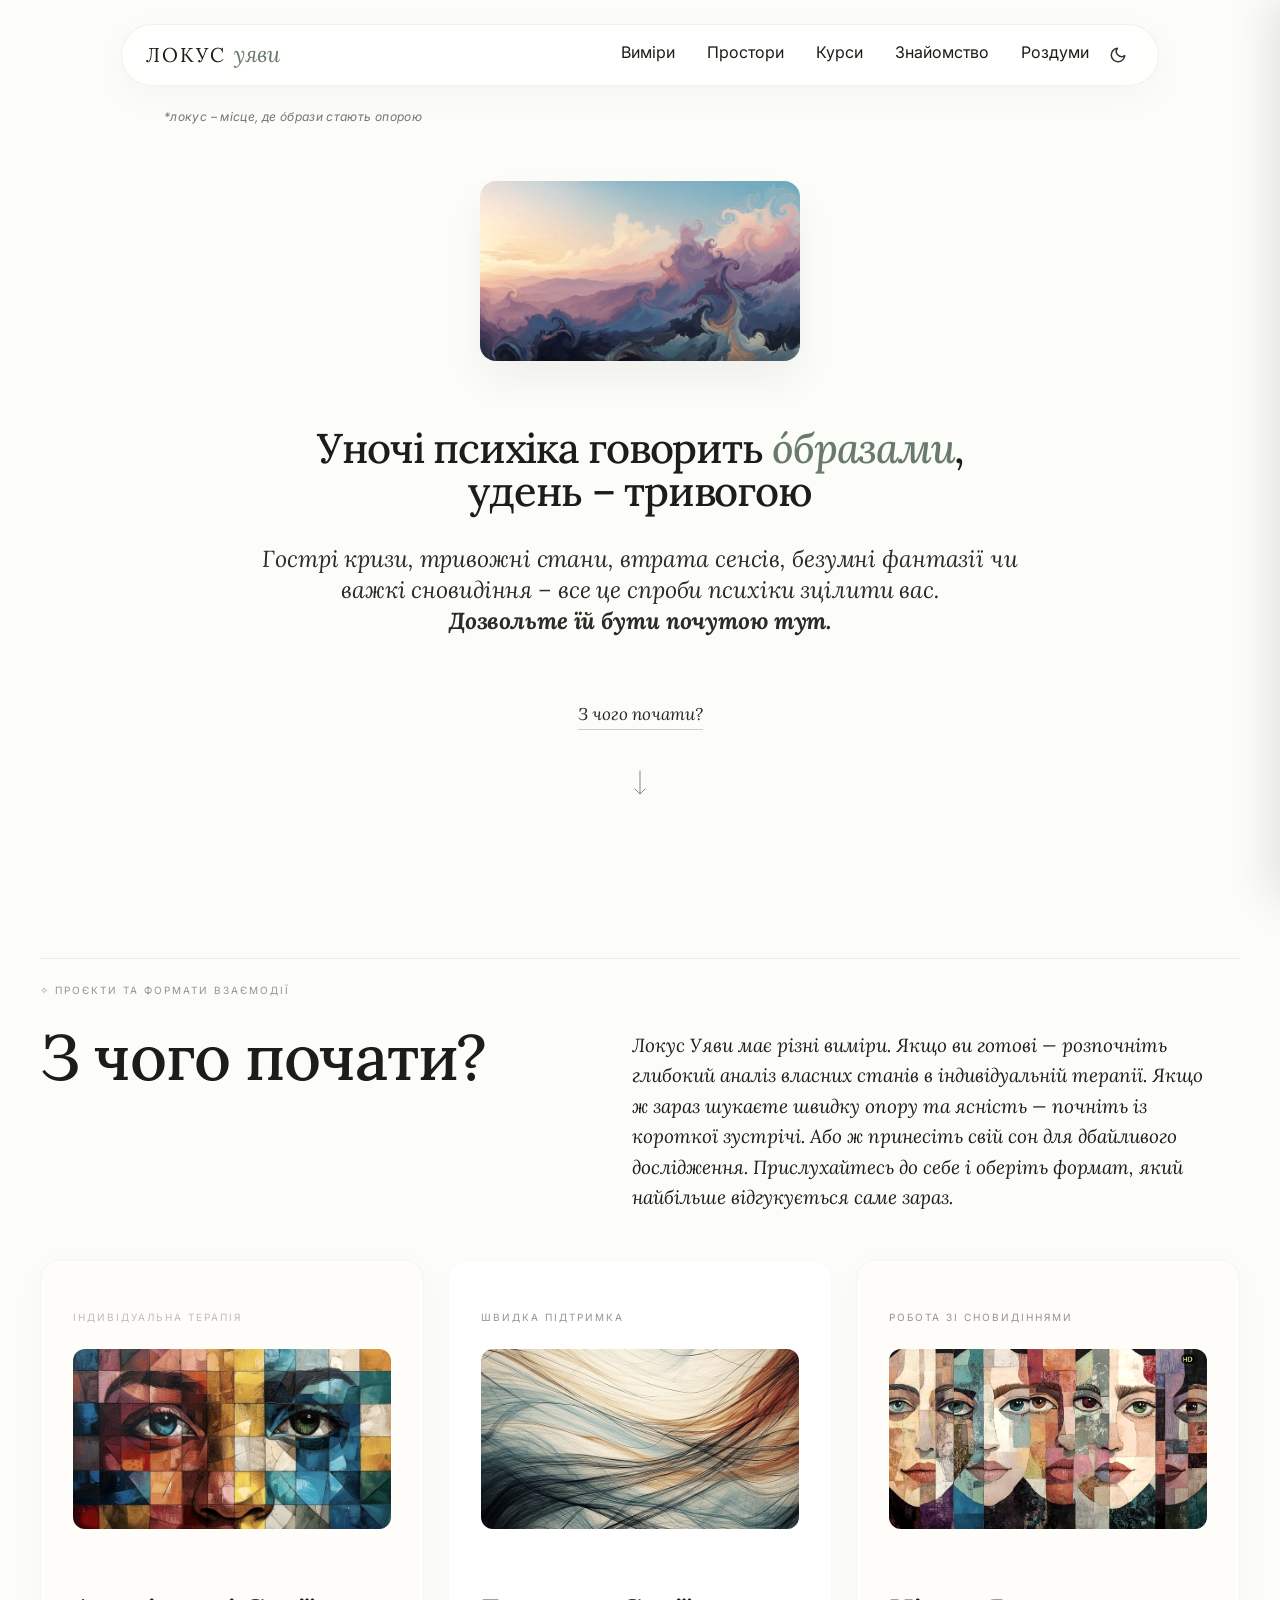
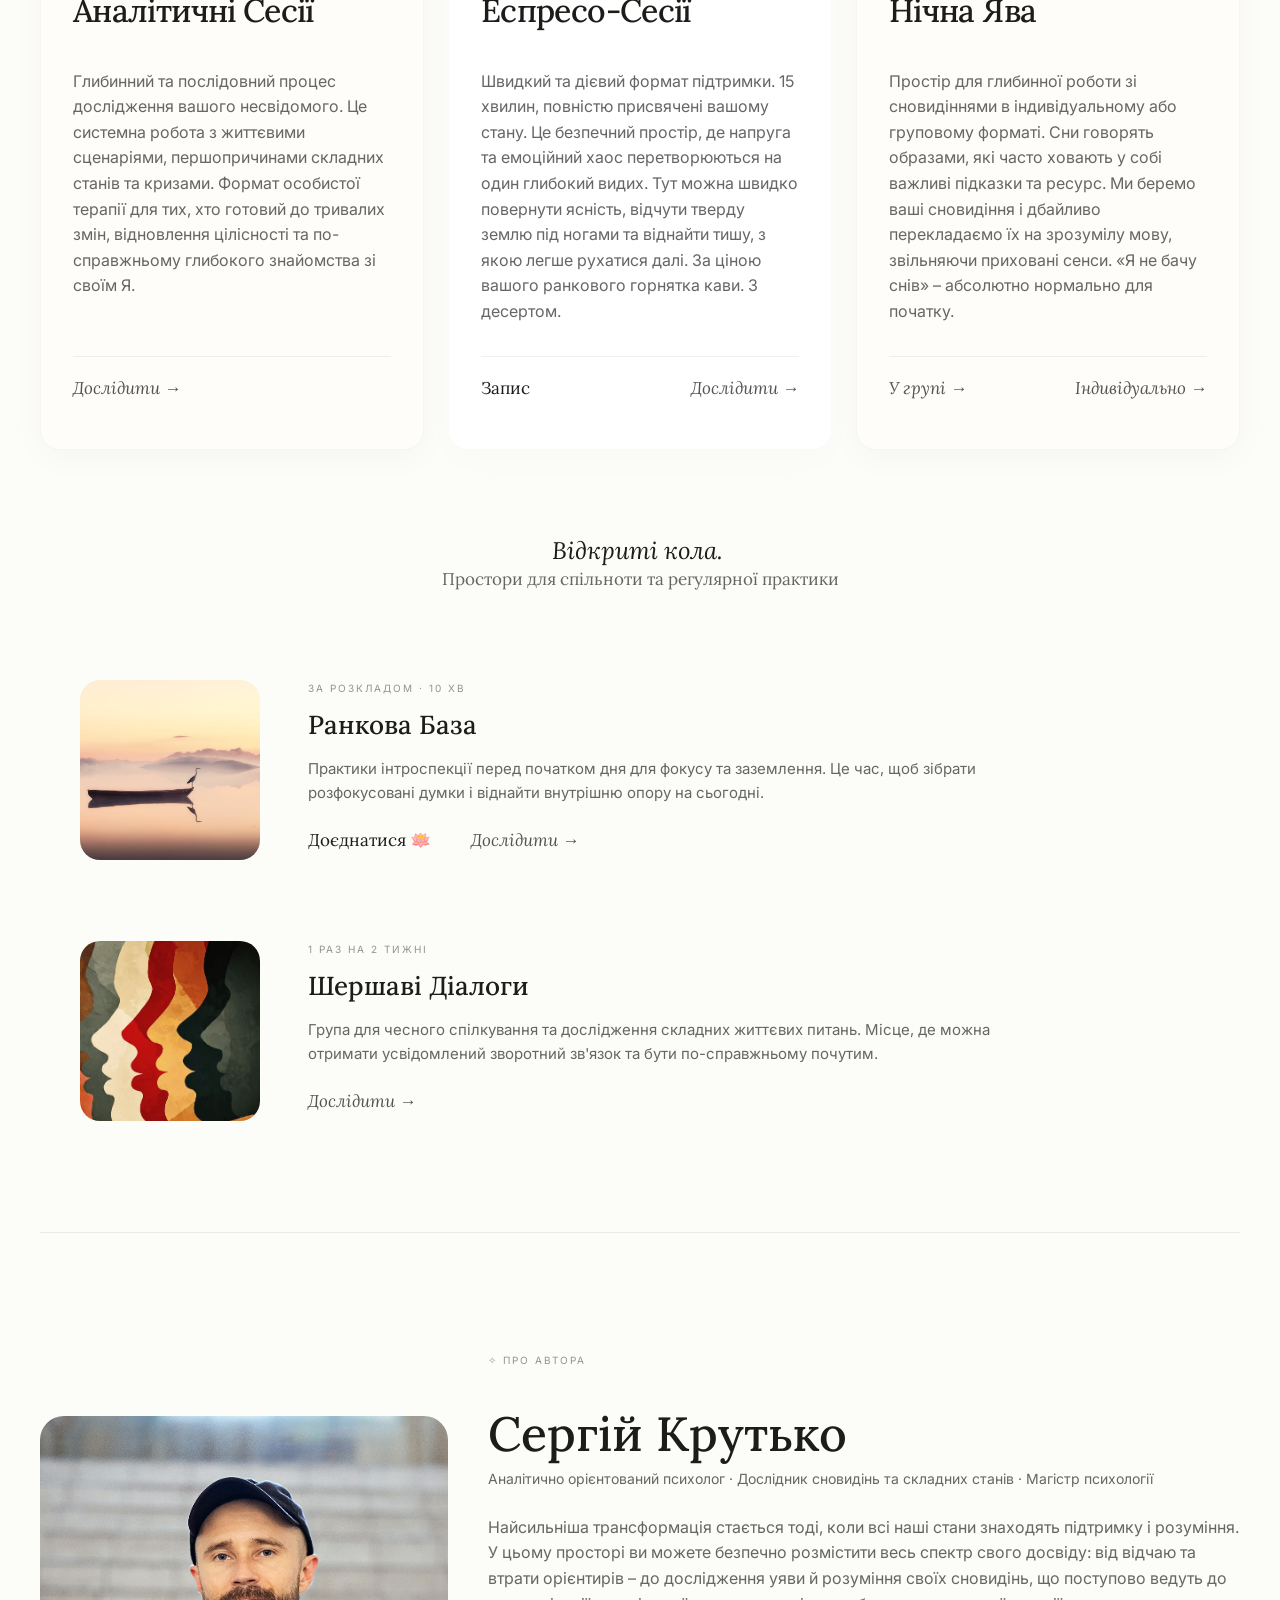
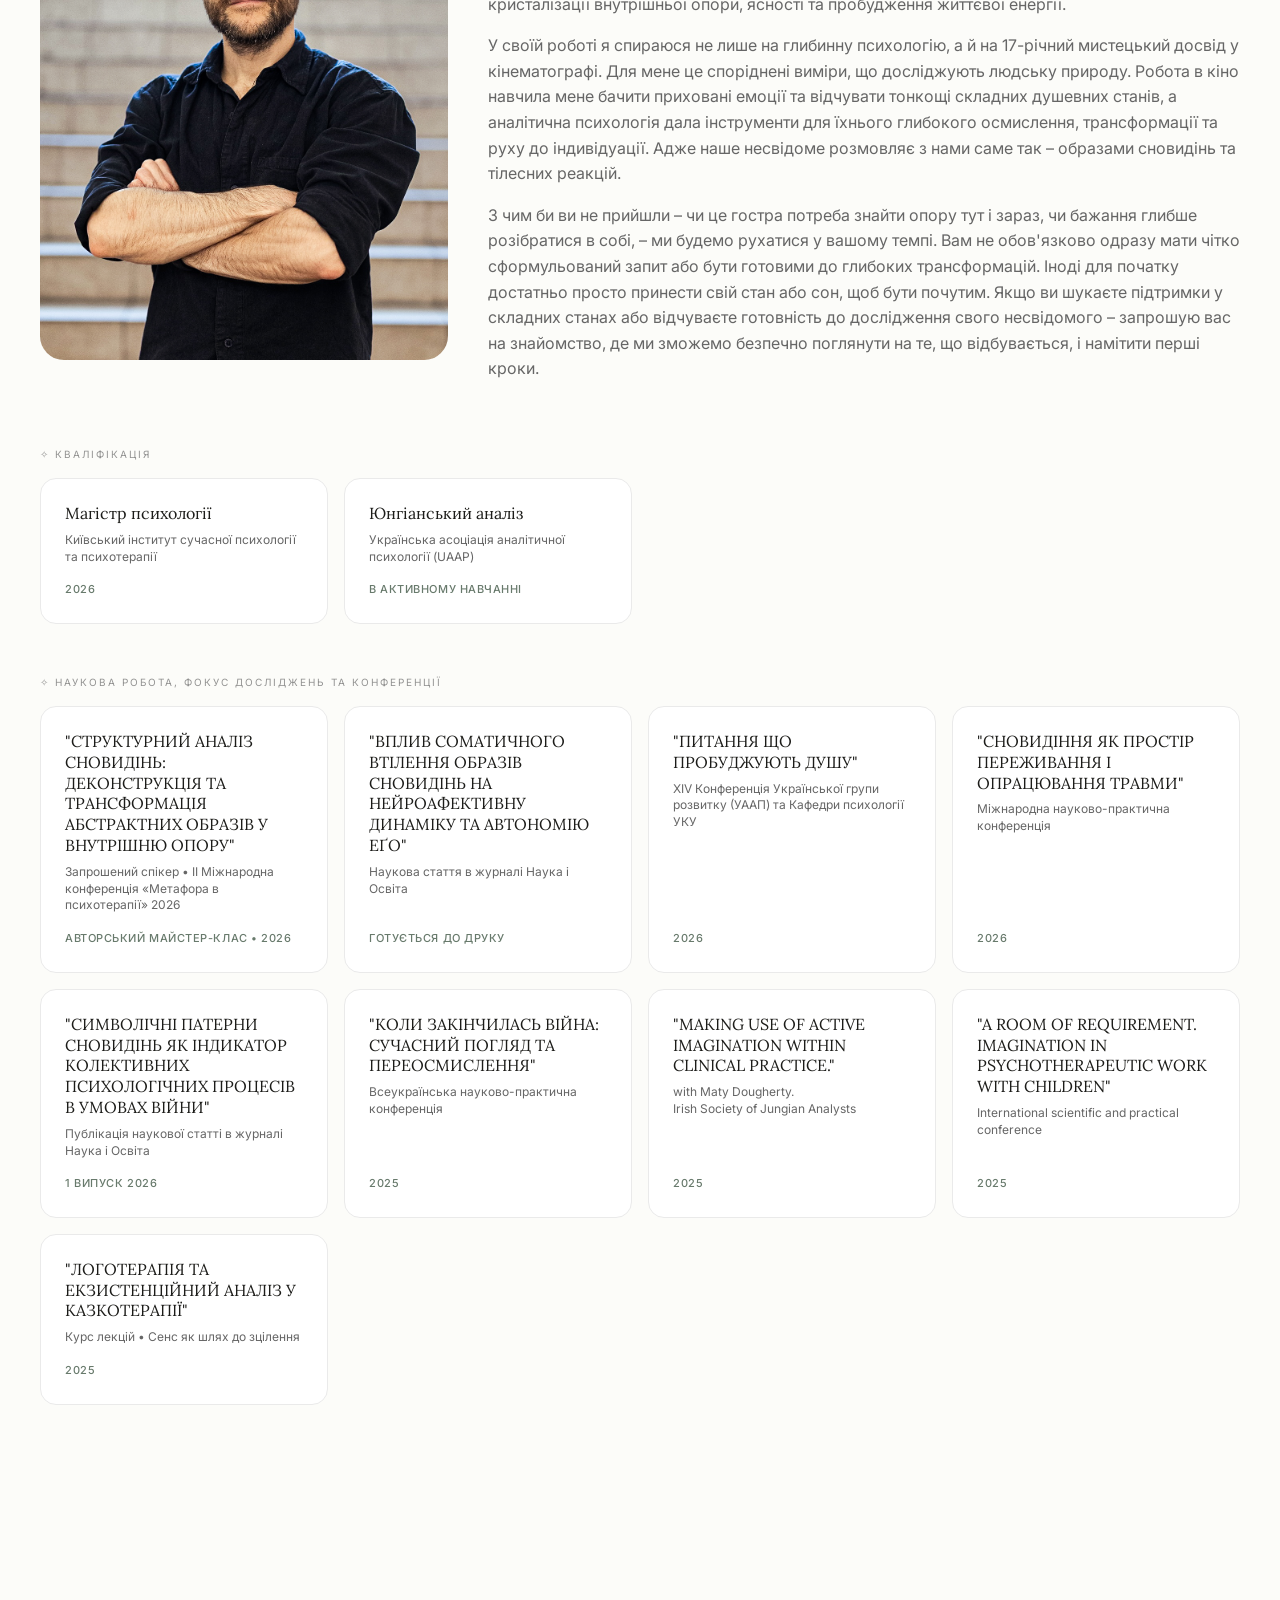
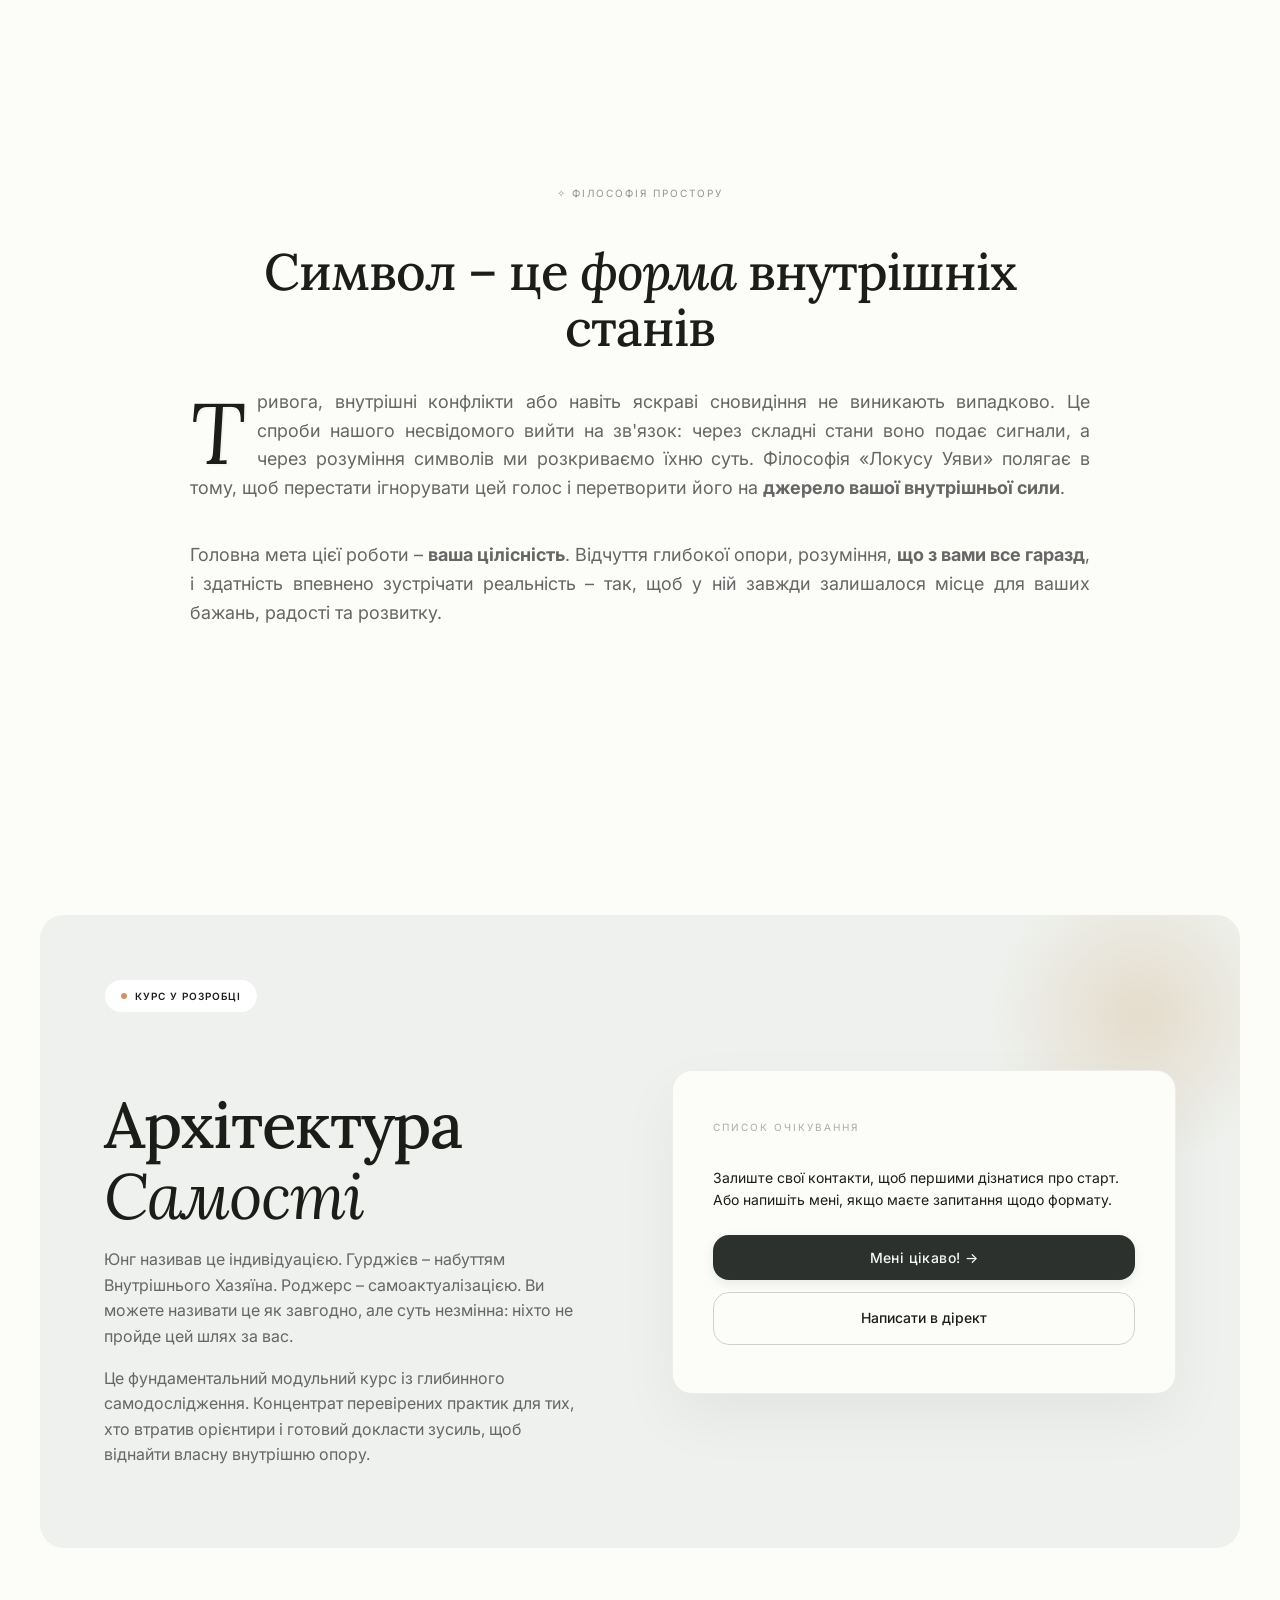
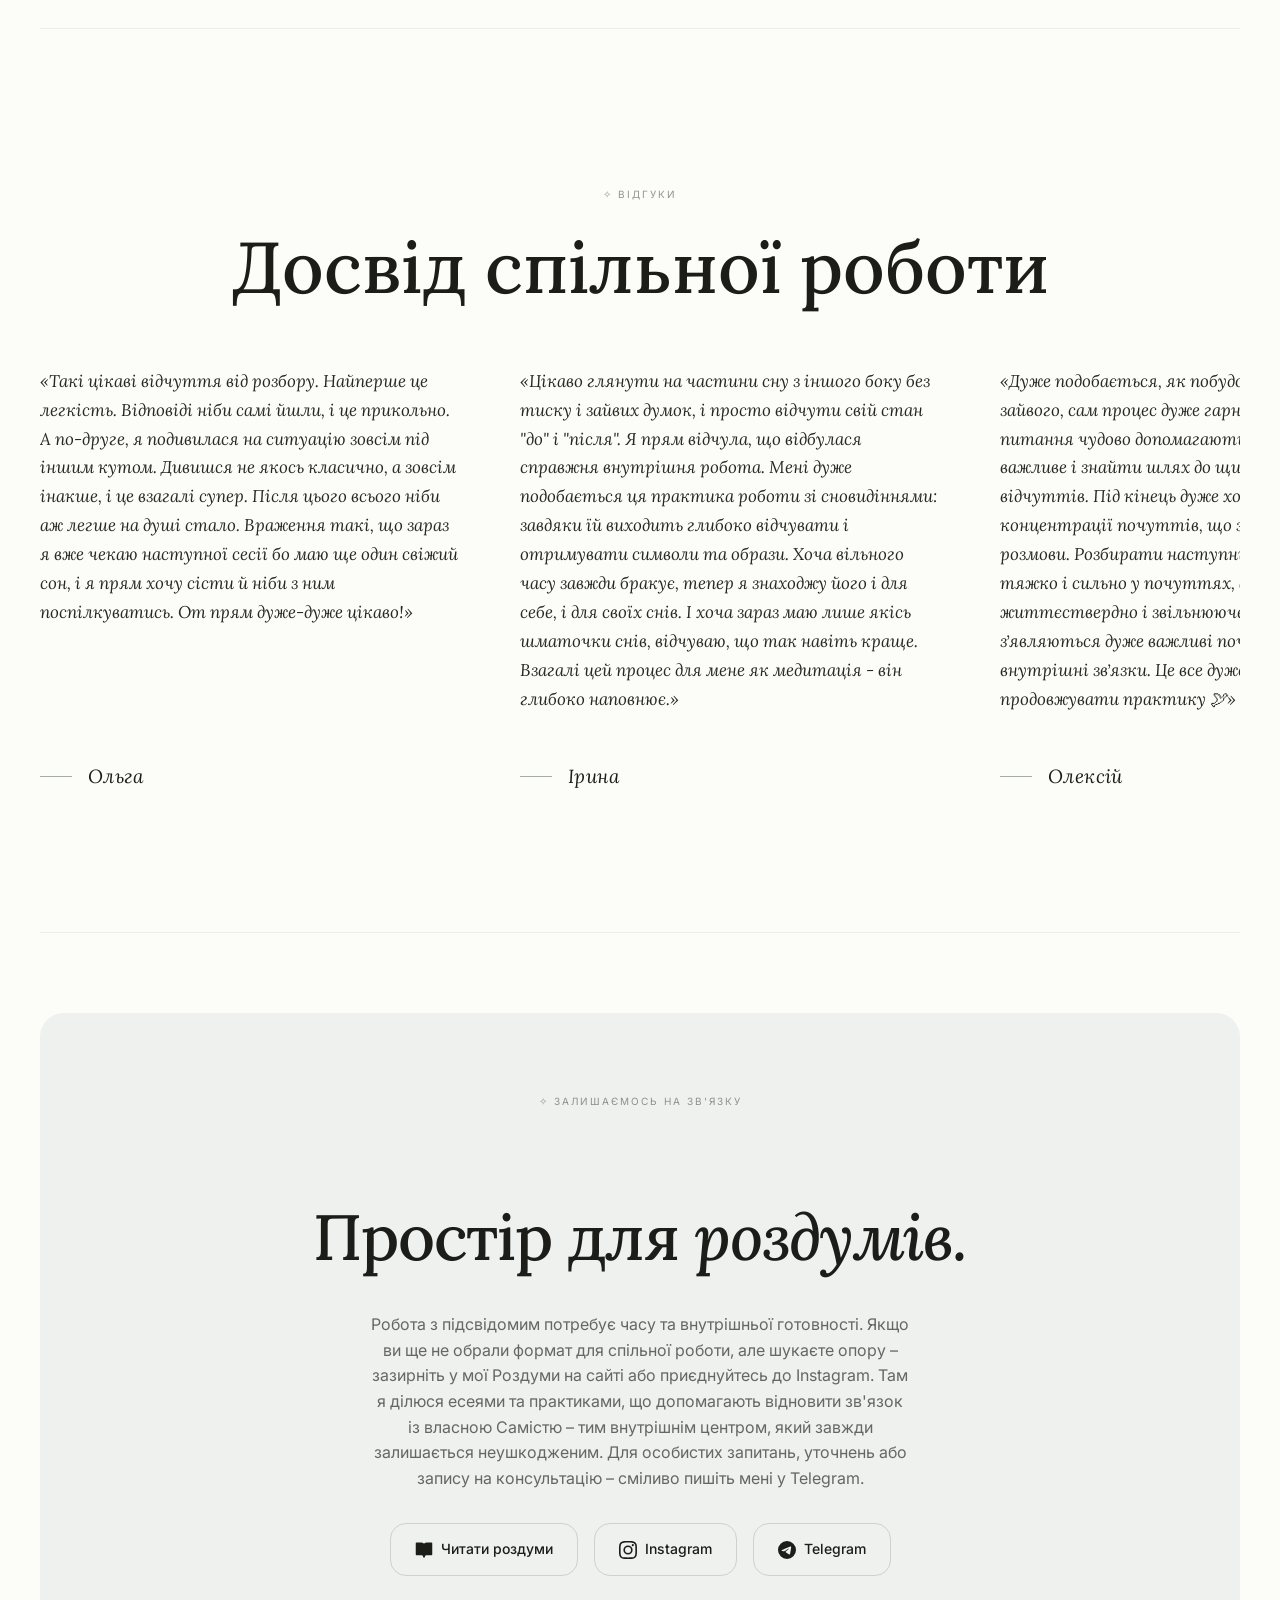
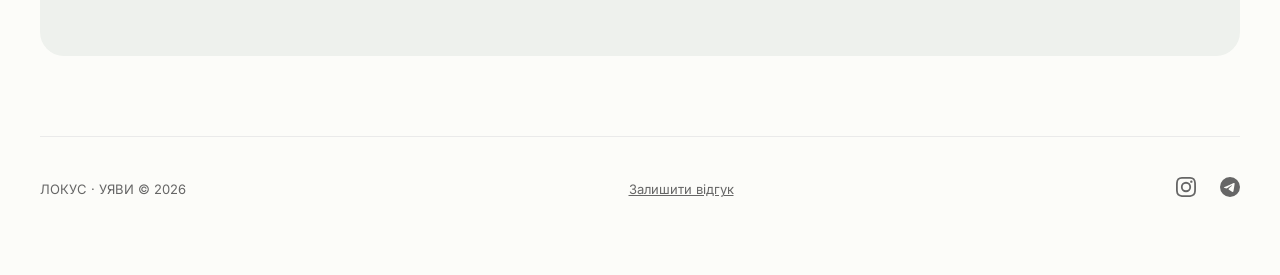
<file: index.html>
<!DOCTYPE html>
<html lang="uk">

<head>
    <meta charset="UTF-8">
    <meta name="viewport"
        content="width=device-width, initial-scale=1.0, maximum-scale=1.0, minimum-scale=1.0, user-scalable=no, shrink-to-fit=no">
    <meta charset="UTF-8">
    <meta name="viewport" content="width=device-width, initial-scale=1.0">
    <title>Локус Уяви | Сновидіння та глибинна психотерапія</title>

    <meta name="description"
        content="Практика Сергія Крутька: робота зі сновидіннями, глибинна терапія, групові кола та короткі сесії підтримки. Онлайн, українською.">
    <meta name="author" content="Сергій Крутько">
    <link rel="canonical" href="https://locusuyavy.com/">

    <meta property="og:type" content="website">
    <meta property="og:url" content="https://locusuyavy.com/">
    <meta property="og:site_name" content="Локус Уяви">
    <meta property="og:title" content="Сновидіння та глибинна психотерапія">
    <meta property="og:description"
        content="Практика Сергія Крутька: індивідуальні сесії, група та короткі формати підтримки. Онлайн, українською.">
    <meta property="og:image" content="https://locusuyavy.com/img/preview-og.jpg">
    <meta property="og:image:width" content="1200">
    <meta property="og:image:height" content="630">
    <meta property="og:locale" content="uk_UA">

    <meta name="twitter:card" content="summary_large_image">
    <meta name="twitter:title" content="Сновидіння та глибинна психотерапія">
    <meta name="twitter:description"
        content="Практика Сергія Крутька: індивідуальні сесії, група та короткі формати підтримки.">
    <meta name="twitter:image" content="https://locusuyavy.com/img/preview-og.jpg">

    <!-- Twitter Card (додаткова підтримка для деяких месенджерів) -->
    <meta name="twitter:card" content="summary_large_image">
    <meta name="twitter:url" content="https://locusuyavy.com/">
    <meta name="twitter:title" content="Локус Уяви | Аналітичний простір">
    <meta name="twitter:description" content="Простір для роботи зі сновидіннями та складними станами.">
    <meta name="twitter:image" content="https://locusuyavy.com/img/preview-og.jpg">




    <!-- Стандартна іконка для сучасних браузерів -->
    <link rel="icon" type="image/png" href="img/favicon.png?v=2">

    <!-- Іконка для збереження на домашній екран iPhone/iPad (дуже важливо для iOS) -->
    <link rel="apple-touch-icon" href="favicon.png?v=2">
    <link rel="preconnect" href="https://fonts.googleapis.com">
    <link rel="preconnect" href="https://fonts.gstatic.com" crossorigin>
    <link
        href="https://fonts.googleapis.com/css2?family=Inter:wght@400;500;600&family=Lora:ital,wght@0,400;0,500;0,600;1,400&display=swap"
        rel="stylesheet">


    <link rel="stylesheet" href="style.css">

    <!-- Calendly badge widget begin -->
    <link href="https://assets.calendly.com/assets/external/widget.css" rel="stylesheet">
    <script src="https://assets.calendly.com/assets/external/widget.js" type="text/javascript" async></script>
    <!-- Calendly badge widget end -->


    <script>
        // Цей скрипт має бути в <head>, щоб миттєво застосувати тему до рендеру сторінки
        (function () {
            const savedTheme = localStorage.getItem('theme');
            const systemPrefersDark = window.matchMedia('(prefers-color-scheme: dark)').matches;
            if (savedTheme === 'dark' || (!savedTheme && systemPrefersDark)) {
                document.documentElement.setAttribute('data-theme', 'dark');
            } else {
                document.documentElement.setAttribute('data-theme', 'light');
            }
        })();
    </script>


    <!-- Фіксує колір фону браузера під час переходів, вбиває білий спалах -->
    <meta name="theme-color" content="#FCFCF9" media="(prefers-color-scheme: light)">
    <meta name="theme-color" content="#151413" media="(prefers-color-scheme: dark)">


</head>



<body>

    <!-- Оновлена плаваюча шапка -->
    <header class="site-header">
        <!-- Логотип тепер більш витончений -->
        <a href="#" class="logo">Локус <i>УЯВИ</i></a>

        <nav class="main-nav" id="mobile-menu">
            <a href="#formats" class="menu-link">Виміри</a>
            <a href="#rings" class="menu-link">Простори</a>
            <a href="#course" class="menu-link">Курси</a>
            <a href="#about" class="menu-link">Знайомство</a>
            <a href="journal.html" class="menu-link">Роздуми</a>

        </nav>


        <div class="header-actions">

            <a href="journal.html" class="mobile-blog-link">
                <svg class="btn-icon" viewBox="0 0 24 24" fill="none" stroke="currentColor" stroke-width="2"
                    stroke-linecap="round" stroke-linejoin="round">
                    <path d="M2 3h6a4 4 0 0 1 4 4v14a3 3 0 0 0-3-3H2z"></path>
                    <path d="M22 3h-6a4 4 0 0 0-4 4v14a3 3 0 0 1 3-3h7z"></path>
                </svg>
            </a>
            <!-- Акуратна кнопка перемикання теми (без зайвих padding'ів) -->
            <button id="theme-toggle" class="theme-toggle-btn" aria-label="Змінити тему">
                <svg id="theme-icon" width="18" height="18" viewBox="0 0 24 24" fill="none" stroke="currentColor"
                    stroke-width="2" stroke-linecap="round" stroke-linejoin="round">
                    <path d="M21 12.79A9 9 0 1 1 11.21 3 7 7 0 0 0 21 12.79z"></path>
                </svg>
            </button>

            <!-- Стрілочка (ховається на телефоні) -->
            <!-- <a href="#philosophy" class="desktop-only-btn arrow-btn">&rarr;</a> -->

            <!-- Бургер меню -->

            <button class="burger-btn" id="burger-btn" aria-label="Відкрити меню">
                <span></span>
                <span></span>
            </button>

        </div>
    </header>

    <div class="container">
        <!-- Герой -->
        <section class="section-fullscreen hero" style="position: relative;">
            <span class="label-top hero-motto">
                *локус – місце, де óбрази стають опорою
            </span>


            <!-- Додаємо зображення над текстом, але робимо його невеликим -->
            <div class="hero-editorial-image">
                <img src="img/hero-large.jpg" alt="Atmosphere">
            </div>


            <h1 class="drift-text"> Уночі психіка говорить <i>óбразами</i>, <br> удень&nbsp;–&nbsp;тривогою </h1>

          <!-- <h2 class="hero-subtitle">Час перетворити ці послання на вашу внутрішню опору.</h2> --> 

      <!--      <p class="hero-description drift-text" style="font-family: var(--font-serif); font-size: 20px; color: var(--text-dark); line-height: 1.6; max-width: 540px; margin: 0 auto 40px; opacity: 0.9;">
    Гострі кризи, тривожні стани, втрата сенсів, безумні фантазії чи важкі сновидіння – це спроби психіки зцілитися.
    <b style="font-weight: 500;">Дозвольте їй бути почутою.</b> --> 

    <h2 class="hero-subtitle">Гострі кризи, тривожні стани, втрата сенсів, безумні фантазії чи важкі сновидіння – все це спроби психіки зцілити вас.
    <br><b>Дозвольте їй бути почутою тут.</b></h2>
</p>



            <div style="display: flex; gap: 25px; justify-content: center;">
                <a href="#formats" class="btn-quiet" style="margin-top: 10px;">З чого почати?</a>
            </div>

            <!-- &middot; &rarr; -->
            <div class="scroll-indicator">
                <svg width="12" height="25" viewBox="0 0 12 25" fill="none" stroke="currentColor" stroke-width="1"
                    stroke-linecap="round" stroke-linejoin="round">
                    <path d="M6 1v23M1 19l5 5 5-5" />
                </svg>




            </div>
        </section>












        <!-- Картки Форматів -->
        <section id="formats" class="section-fullscreen">

            <!-- Нова обгортка, яка тримає лінію та лейбл зверху -->
            <div class="section-intro draw-line">
                <span class="label" style="padding-top: 24px;">✧ ПРОЄКТИ та ФОРМАТИ ВЗАЄМОДІЇ</span>

                <!-- Сітка лише для заголовка та тексту -->
                <div class="section-header">
                    <div>
                        <h2 class="drift-text">З чого почати?</h2>
                    </div>
                    <div>
                        <p class="drift-text">Локус Уяви має різні виміри. Якщо ви готові — розпочніть глибокий аналіз власних станів в індивідуальній терапії. Якщо ж зараз шукаєте швидку опору та ясність — почніть із короткої зустрічі. Або ж принесіть свій сон для дбайливого дослідження. Прислухайтесь до себе і оберіть формат, який найбільше відгукується саме зараз.</p>
                    </div>
                </div>
            </div>


            <div class="formats-grid">


                <div class="card bg-photo">
                    <div class="card-header"><span class="label" style="margin:0; color: #A0A0A0;">індивідуальна терапія
                            </span></div>
                    <img src="img/asessions-large.jpg" alt="Аналітичні Сесії" class="card-image open-panel"
                        data-target="panel-asessions">
                    <h3>Аналітичні Сесії</h3>
                    <p>Глибинний та послідовний процес дослідження вашого несвідомого. Це системна робота з життєвими
                        сценаріями, першопричинами складних станів та кризами. Формат особистої терапії для тих, хто
                        готовий до тривалих змін, відновлення цілісності та по-справжньому глибокого знайомства зі своїм
                        Я.</p>
                    <!-- <span class="price">45 хв &middot; 1-2 рази на тиждень</span> -->
                    <div class="card-footer">

                        <button class="btn-quiet open-panel" data-target="panel-asessions">Дослідити &rarr;</button>

                    </div>
                </div>



                <div class="card">
                    <div class="card-header"><span class="label" style="margin:0;">Швидка підтримка</span></div>
                    <img src="img/espresso-large.jpg" alt="Еспресо-Сесії" class="card-image open-panel"
                        data-target="panel-espresso">
                    <h3>Еспресо-Сесії</h3>
                    <p>Швидкий та дієвий формат підтримки. 15 хвилин, повністю присвячені вашому стану. Це безпечний простір, де напруга та емоційний хаос
                        перетворюються на один глибокий видих. Тут можна швидко повернути ясність, відчути тверду землю
                        під ногами та віднайти тишу, з якою легше рухатися далі. За ціною вашого ранкового горнятка
                        кави. З десертом.</p>
                    <!-- <span class="price">15 хв &middot; 200 грн</span> -->
                    <div class="card-footer">

                        <!-- Кнопка відкриває панель -->
                        <button class="btn-light-action open-panel" data-target="panel-booking-espresso">Запис</button>
                        <button class="btn-quiet open-panel" data-target="panel-espresso">Дослідити &rarr;</button>


                    </div>
                </div>



                <div class="card bg-photo">
                    <div class="card-header">
                        <span class="label" style="margin:0;">робота зі сновидіннями</span>
                    </div>
                    <!-- Можна використати фото vyawa або syava, яке більше подобається -->
                    <img src="img/syava-large.jpg" alt="Простір сновидінь" class="card-image open-panel"
                        data-target="panel-pyava">

                    <h3>Нічна Ява</h3>
                    <p>Простір для глибинної роботи зі сновидіннями в індивідуальному або груповому форматі. Сни говорять образами, які часто ховають у собі важливі підказки та ресурс. Ми беремо ваші сновидіння і дбайливо перекладаємо їх на зрозумілу мову, звільняючи приховані сенси. «Я не бачу снів» – абсолютно нормально для початку.</p>

                    <!-- <span class="price" style="font-size: 13px; text-transform: uppercase; letter-spacing: 0.05em; color: var(--text-muted);">
                    Доступні формати:
                </span> -->

                    <!-- Елегантний поділ кнопок у футері -->
                    <div class="card-footer"
                        style="display: flex; flex-direction: row; align-items: flex-start; gap: 16px; padding-top: 20px; width: 100%;">
                        <button class="btn-quiet open-panel" data-target="panel-syava">У групі &rarr;</button>
                        <button class="btn-quiet open-panel" data-target="panel-pyava">Індивідуально &rarr;</button>
                    </div>
                </div>


                <!-- (Групова робота)
            (Індивідуально) -->



                





                <!-- Розділювач для відкритих форматів -->
                <div class="cards-topics" style="margin-top: 60px; margin-bottom: 24px;" id="rings">
                    <strong>Відкриті кола.</strong> <br> Простори для спільноти та регулярної практики
                </div>

                <div class="formats-list-container">

                    <!-- Рядок 1: Ранкова База -->
                    <div class="format-row">
                        <img src="img/morning-meditation-large.jpg" alt="Ранкова База" class="format-thumb open-panel"
                            data-target="panel-base">

                        <div class="format-info">
                            <span class="label" style="margin-bottom: 8px;">за розкладом · 10 хв</span>
                            <h4>Ранкова База</h4>
                            <p>Практики інтроспекції перед початком дня для фокусу та заземлення. Це час, щоб зібрати
                                розфокусовані думки і віднайти внутрішню опору на сьогодні.</p>

                            <!-- Кнопки тепер під текстом -->
                            <div class="format-actions">
                                <button class="btn-light-action"
                                    onclick="openPaymentModal(false, 'mono', 'https://send.monobank.ua/jar/413enuYobE'); return false;">Доєднатися
                                    🪷</button>
                                <button class="btn-quiet open-panel" data-target="panel-base">Дослідити &rarr;</button>
                            </div>
                        </div>
                    </div>

                    <!-- Рядок 2: Діалоги -->
                    <div class="format-row">
                        <img src="img/dialogues-large.jpg" alt="Шершаві Діалоги" class="format-thumb open-panel"
                            data-target="panel-dialogues">

                        <div class="format-info">
                            <span class="label" style="margin-bottom: 8px;">1 раз на 2 тижні</span>
                            <h4>Шершаві Діалоги</h4>
                            <p>Група для чесного спілкування та дослідження складних життєвих питань. Місце, де можна
                                отримати усвідомлений зворотний зв'язок та бути по-справжньому почутим.</p>

                            <div class="format-actions">
                                <button class="btn-quiet open-panel" data-target="panel-dialogues">Дослідити
                                    &rarr;</button>
                            </div>
                        </div>
                    </div>

                </div>



            </div>


        </section>



        <!-- Блок Про Автора -->
        <section id="about" class="about-section draw-line">

            <!-- ВЕРХНЯ ЧАСТИНА: Сітка (Фото зліва, текст і кваліфікація справа) -->
            <div class="about-grid">
                <div class="author-photo">
                    <!-- Заглушка для фото -->
                    <img src="img/sk_psy.jpg" alt="Сергій Крутько">
                </div>

                <div class="about-content">
                    <span class="label">✧ ПРО АВТОРА</span>
                    <h2>Сергій Крутько</h2>
                    <span class="subtitle">Аналітично орієнтований психолог &middot; Дослідник сновидінь та складних станів &middot; Магістр психології</span>
                    <p>Найсильніша трансформація стається тоді, коли всі наші стани знаходять підтримку і розуміння. У цьому просторі ви можете безпечно розмістити весь спектр свого досвіду: від відчаю та втрати орієнтирів – до дослідження уяви й розуміння своїх сновидінь, що поступово ведуть до кристалізації внутрішньої опори, ясності та пробудження життєвої енергії.</p>
                    <p>У своїй роботі я спираюся не лише на глибинну психологію, а й на 17-річний мистецький досвід у кінематографі. Для мене це споріднені виміри, що досліджують людську природу. Робота в кіно навчила мене бачити приховані емоції та відчувати тонкощі складних душевних станів, а аналітична психологія дала інструменти для їхнього глибокого осмислення, трансформації та руху до індивідуації. Адже наше несвідоме розмовляє з нами саме так – образами сновидінь та тілесних реакцій.</p>
                    <p> З чим би ви не прийшли – чи це гостра потреба знайти опору тут і зараз, чи бажання глибше розібратися в собі, – ми будемо рухатися у вашому темпі. Вам не обов'язково одразу мати чітко сформульований запит або бути готовими до глибоких трансформацій. Іноді для початку достатньо просто принести свій стан або сон, щоб бути почутим. Якщо ви шукаєте підтримки у складних станах або відчуваєте готовність до дослідження свого несвідомого – запрошую вас на знайомство, де ми зможемо безпечно поглянути на те, що відбувається, і намітити перші кроки.    </p>
                    <!-- Карусель дипломів (Справа від фото) -->

                </div> <!-- Кінець about-content (правої колонки) -->
            </div> <!-- Кінець about-grid (сітки) -->


            <div class="credentials-wrapper">
                        <span class="label" style="margin-bottom: 16px;">✧ КВАЛІФІКАЦІЯ</span>
                        <div class="credentials-scroll">

                            <div class="credential-card">
                                <div>
                                    <div class="deg">Магістр психології</div>
                                    <div class="uni">Київський інститут сучасної психології та психотерапії</div>
                                </div>
                                <div class="year">2026</div>
                            </div>

                            <div class="credential-card">
                                <div>
                                    <div class="deg">Юнгіанський аналіз</div>
                                    <div class="uni">Українська асоціація аналітичної психології (UAAP)</div>
                                </div>
                                <div class="year">В активному навчанні</div>
                            </div>

                        </div>
                    </div> <!-- Кінець блоку кваліфікацій -->


            <!-- НИЖНЯ ЧАСТИНА: Конференції (На всю ширину під фотографією) -->
            <div class="credentials-wrapper" style="margin-top: 50px;">
                <span class="label" style="margin-bottom: 16px;">✧ НАУКОВА РОБОТА, ФОКУС ДОСЛІДЖЕНЬ ТА
                    КОНФЕРЕНЦІЇ</span>
                <div class="credentials-scroll">


                    <div class="credential-card">
                        <div>
                            <div class="deg">"СТРУКТУРНИЙ АНАЛІЗ СНОВИДІНЬ: ДЕКОНСТРУКЦІЯ ТА ТРАНСФОРМАЦІЯ АБСТРАКТНИХ ОБРАЗІВ У ВНУТРІШНЮ ОПОРУ"</div>
                            <div class="uni">Запрошений спікер • II Міжнародна конференція «Метафора в психотерапії»

2026</div>
                        </div>
                        <div class="year">Авторський майстер-клас • 2026</div>
                    </div>



                    <div class="credential-card">
                        <div>
                            <div class="deg">"ВПЛИВ СОМАТИЧНОГО ВТІЛЕННЯ ОБРАЗІВ СНОВИДІНЬ НА НЕЙРОАФЕКТИВНУ ДИНАМІКУ ТА
                                АВТОНОМІЮ ЕҐО"</div>
                            <div class="uni">Наукова стаття в журналі Наука і Освіта</div>
                        </div>
                        <div class="year"> готується до друку </div>
                    </div>

                    <div class="credential-card">
                        <div>
                            <div class="deg">"ПИТАННЯ ЩО ПРОБУДЖУЮТЬ ДУШУ"</div>
                            <div class="uni">XIV Конференція Української групи розвитку (УААП) та Кафедри психології УКУ
                            </div>
                        </div>
                        <div class="year">2026</div>
                    </div>

                    <div class="credential-card">
                        <div>
                            <div class="deg">"СНОВИДІННЯ ЯК ПРОСТІР ПЕРЕЖИВАННЯ І ОПРАЦЮВАННЯ ТРАВМИ"</div>
                            <div class="uni">Міжнародна науково-практична конференція</div>
                        </div>
                        <div class="year">2026</div>
                    </div>

                    <div class="credential-card">
                        <div>
                            <div class="deg">"СИМВОЛІЧНІ ПАТЕРНИ СНОВИДІНЬ ЯК ІНДИКАТОР КОЛЕКТИВНИХ
                                ПСИХОЛОГІЧНИХ ПРОЦЕСІВ В УМОВАХ ВІЙНИ"</div>
                            <div class="uni">Публікація наукової статті в журналі Наука і Освіта</div>
                        </div>
                        <div class="year">1 випуск 2026</div>
                    </div>

                    <div class="credential-card">
                        <div>
                            <div class="deg">"КОЛИ ЗАКІНЧИЛАСЬ ВІЙНА: СУЧАСНИЙ ПОГЛЯД ТА ПЕРЕОСМИСЛЕННЯ"</div>
                            <div class="uni">Всеукраїнська науково-практична конференція</div>
                        </div>
                        <div class="year">2025</div>
                    </div>

                    <div class="credential-card">
                        <div>
                            <div class="deg">"MAKING USE OF ACTIVE IMAGINATION WITHIN CLINICAL PRACTICE."</div>
                            <div class="uni">with Maty Dougherty. <br> Irish Society of Jungian Analysts</div>
                        </div>
                        <div class="year">2025</div>
                    </div>

                    <div class="credential-card">
                        <div>
                            <div class="deg">"A ROOM OF REQUIREMENT. IMAGINATION IN PSYCHOTHERAPEUTIC WORK WITH
                                CHILDREN"</div>
                            <div class="uni">International scientific and practical conference </div>
                        </div>
                        <div class="year">2025</div>
                    </div>

                    <div class="credential-card">
                        <div>
                            <div class="deg">"ЛОГОТЕРАПІЯ ТА ЕКЗИСТЕНЦІЙНИЙ АНАЛІЗ У КАЗКОТЕРАПІЇ"</div>
                            <div class="uni">Курс лекцій • Сенс як шлях до зцілення</div>
                        </div>
                        <div class="year">2025</div>
                    </div>

                </div>
            </div> <!-- Кінець блоку конференцій -->


        </section>

        


        <!-- Блок: Філософія -->
        <!-- Додано id="philosophy" та збільшено padding до 160px -->
        <section id="philosophy" class="philosophy-section with-animated-lines">

            <!-- Верхня лінія -->
            <svg class="decor-line top" viewBox="0 0 1000 100" preserveAspectRatio="none">
                <path class="smooth-path" stroke="#A3B19B" stroke-width="4" />
            </svg>

            <!-- Новий контейнер-обгортка для тексту -->
            <div class="philosophy-content">
                <span class="label center" style="justify-content: center;">✧ ФІЛОСОФІЯ ПРОСТОРУ</span>
                <h2>Символ – це <em>форма</em> внутрішніх станів</h2>

                <p>Тривога, внутрішні конфлікти або навіть яскраві сновидіння не виникають випадково. Це спроби нашого
                    несвідомого вийти на зв'язок: через складні стани воно подає сигнали, а через розуміння символів ми
                    розкриваємо їхню суть. Філософія «Локусу Уяви» полягає в тому, щоб перестати ігнорувати цей голос і
                    перетворити його на <strong>джерело вашої внутрішньої сили</strong>.</p>

                <p>Головна мета цієї роботи – <strong>ваша цілісність</strong>. Відчуття глибокої опори, розуміння,
                    <strong>що з вами все гаразд</strong>, і здатність впевнено зустрічати реальність – так, щоб у ній
                    завжди залишалося місце для ваших бажань, радості та розвитку.
                </p>
            </div>

            <!-- Нижня лінія -->
            <svg class="decor-line bottom" viewBox="0 0 1000 120" preserveAspectRatio="none">
                <path class="smooth-path" stroke="#D98A6C" stroke-width="12" opacity="0.4" />
            </svg>

            <!--    
    <div class="hero-editorial-image">
        <img src="img/philosophy-large.jpg" alt="Atmosphere">
    </div>  -->

        </section>





        <!-- Секція Курсу -->
        <section id="course" class="course-section">
            <div class="course-card">
                <!-- Ліва частина з текстом -->
                <div>
                    <div class="course-badge">Курс у розробці</div>
                    <h2 class="drift-text">Архітектура<br><i>Самості</i></h2>
                    <p>Юнг називав це індивідуацією. Гурджієв – набуттям Внутрішнього Хазяїна. Роджерс –
                        самоактуалізацією. Ви можете називати це як завгодно, але суть незмінна: ніхто не пройде цей
                        шлях за вас.</p>
                    <p>Це фундаментальний модульний курс із глибинного самодослідження. Концентрат перевірених практик
                        для тих, хто втратив орієнтири і готовий докласти зусиль, щоб віднайти власну внутрішню опору.
                    </p>
                </div>

                <!-- Права частина з кнопками -->
                <div class="waitlist-box" style="display: flex; flex-direction: column; justify-content: center;">
                    <span class="label" style="margin-bottom: 16px; color: #888;">СПИСОК ОЧІКУВАННЯ</span>
                    <p style="font-size: 14px; margin-bottom: 24px; color: var(--text-dark);">Залиште свої контакти, щоб
                        першими дізнатися про старт. Або напишіть мені, якщо маєте запитання щодо формату.</p>

                    <div style="display: flex; flex-direction: column; gap: 12px;">
                        <!-- Головна кнопка: Викликає поп-ап Tally -->
                        <button class="btn btn-dark"
                            onclick="Tally.openPopup('yPprxp', { layout: 'modal', width: 500, overlay: 'rgba(0,0,0,0.6)' }); return false;"
                            style="width: 100%;">Мені цікаво! &rarr;</button>

                        <!-- Другорядна кнопка: Посилання на ваш Telegram/Instagram -->
                        <a href="https://t.me/locusuyavy" target="_blank" class="btn btn-outline"
                            style="width: 100%; text-align: center; text-decoration: none;">Написати в дірект</a>
                    </div>
                </div>
            </div>
        </section>









        <!-- Секція Відгуків -->
        <section class="testimonials-section ">
            <br><br><br>




            <div class="testimonials-header" style="text-align: center; margin-bottom: 56px;">
                <span class="label" style="justify-content: center;">✧ ВІДГУКИ</span>
                <h2 class="drift-text" style="font-size: clamp(3rem, 6vw, 4.5rem); margin-top: 26px; line-height: 1.1;">
                    Досвід спільної роботи</h2>
            </div>

            <div class="testimonials-grid">

                <div class="testimonial-card">
                    <div class="testimonial-text">
                        «Такі цікаві відчуття від розбору. Найперше це легкість. Відповіді ніби самі йшли, і це
                        прикольно. А по-друге, я подивилася на ситуацію зовсім під іншим кутом. Дивишся не якось
                        класично, а зовсім інакше, і це взагалі супер. Після цього всього ніби аж легше на душі стало.
                        Враження такі, що зараз я вже чекаю наступної сесії бо маю ще один свіжий сон, і я прям хочу
                        сісти й ніби з ним поспілкуватись. От прям дуже-дуже цікаво!»
                    </div>
                    <div class="testimonial-author">
                        <div class="author-avatar">О</div>
                        <div class="author-info">
                            <span>Ольга</span>
                            <small> </small>
                        </div>
                    </div>
                </div>

                <div class="testimonial-card">
                    <div class="testimonial-text">
                        «Цікаво глянути на частини сну з іншого боку без тиску і зайвих думок, і просто відчути свій
                        стан "до" і "після". Я прям відчула, що відбулася справжня внутрішня робота. Мені дуже
                        подобається ця практика роботи зі сновидіннями: завдяки їй виходить глибоко відчувати і
                        отримувати символи та образи. Хоча вільного часу завжди бракує, тепер я знаходжу його і для
                        себе, і для своїх снів. І хоча зараз маю лише якісь шматочки снів, відчуваю, що так навіть
                        краще. Взагалі цей процес для мене як медитація - він глибоко наповнює.»
                    </div>
                    <div class="testimonial-author">
                        <div class="author-avatar">І</div>
                        <div class="author-info">
                            <span>Ірина</span>
                            <small> </small>
                        </div>
                    </div>
                </div>


                <div class="testimonial-card">
                    <div class="testimonial-text">
                        «Дуже подобається, як побудована робота, без зайвого, сам процес дуже гарно веде сном. Точні
                        питання чудово допомагають звернути увагу на важливе і знайти шлях до щирих відповідей та
                        відчуттів. Під кінець дуже хотілось заплакати від концентрації почуттів, що зібралися під час
                        цієї розмови. Розбирати наступний сон було досить тяжко і сильно у почуттях, але водночас
                        життєствердно і звільнююче. Від цього досвіду зʼявляються дуже важливі почуття та нові внутрішні
                        звʼязки. Це все дуже здорово, планую продовжувати практику 🕊»
                    </div>
                    <div class="testimonial-author">
                        <div class="author-avatar">О</div>
                        <div class="author-info">
                            <span>Олексій</span>
                            <small> </small>
                        </div>
                    </div>
                </div>

    


                <div class="testimonial-card">
                    <div class="testimonial-text">
                        «Сам процес виявився дуже зрозумілим. Єдине, що після розбору захотілося ще поспати хвилинок 15
                        :) Коли думаю про цей метод, він нагадує мені метафоричні карти. Тільки тут замість готової
                        колоди ми беремо унікальні образи прямо зі своїх снів. З цікавого: хоча серед усіх повсякденних
                        планів іноді буває важкувато знайти енергію ще й на роботу зі снами — ця практика дійсно
                        допомагає зробити певні висновки щодо власного життя.»
                    </div>
                    <div class="testimonial-author">
                        <div class="author-avatar">Б</div>
                        <div class="author-info">
                            <span>Богдан</span>
                            <small> </small>
                        </div>
                    </div>
                </div>

                <div class="testimonial-card">
                    <div class="testimonial-text">
                        «Ця робота цікаво направляє і розкриває. Я навіть зберегла малюнок. А ще я зрозуміла: щоб
                        максимально зберегти сон, краще записувати його на диктофон. Писати одразу після пробудження
                        довго, це відволікає. Зате коли перед розбором слухаєш власне аудіо, ще глибше занурюєшся у той
                        стан і пригадуєш нові деталі!»
                    </div>
                    <div class="testimonial-author">
                        <div class="author-avatar">І</div>
                        <div class="author-info">
                            <span>Ірина</span>
                            <small> </small>
                        </div>
                    </div>
                </div>
            </div>
        </section>







        <!-- Фінальний м'який заклик -->
        <section class="final-cta-section">

            <div class="final-cta-card">

                <span class="label" style="justify-content: center;">✧ ЗАЛИШАЄМОСЬ НА ЗВ'ЯЗКУ</span>

                <h2 class="drift-text">Простір для <i>роздумів.</i></h2>

                <p>Робота з підсвідомим потребує часу та внутрішньої готовності. Якщо ви ще не обрали формат для
                    спільної роботи, але шукаєте опору – зазирніть у мої Роздуми на сайті або приєднуйтесь до Instagram.
                    Там я ділюся есеями та практиками, що допомагають відновити зв'язок із власною Самістю – тим
                    внутрішнім центром, який завжди залишається неушкодженим.
                    Для особистих запитань, уточнень або запису на консультацію – сміливо пишіть мені у Telegram.
                </p>

                <div class="cta-buttons">

                    <!-- Кнопка Журналу з іконкою -->
                    <a href="journal.html" class="btn btn-outline">
                        <svg class="btn-icon" viewBox="0 0 24 24" fill="none" stroke="currentColor" stroke-width="2"
                            stroke-linecap="round" stroke-linejoin="round">
                            <path d="M2 3h6a4 4 0 0 1 4 4v14a3 3 0 0 0-3-3H2z"></path>
                            <path d="M22 3h-6a4 4 0 0 0-4 4v14a3 3 0 0 1 3-3h7z"></path>
                        </svg>
                        Читати роздуми
                    </a>

                    <!-- Instagram: Контурна кнопка з іконкою та текстом -->
                    <a href="https://www.instagram.com/locusuyavy" target="_blank" rel="noopener" aria-label="Instagram"
                        class="btn btn-outline">
                        <svg class="btn-icon" viewBox="0 0 24 24">
                            <path
                                d="M12 2.163c3.204 0 3.584.012 4.85.07 3.252.148 4.771 1.691 4.919 4.919.058 1.265.069 1.645.069 4.849 0 3.205-.012 3.584-.069 4.849-.149 3.225-1.664 4.771-4.919 4.919-1.266.058-1.644.07-4.85.07-3.204 0-3.584-.012-4.849-.07-3.26-.149-4.771-1.699-4.919-4.92-.058-1.265-.07-1.644-.07-4.849 0-3.204.013-3.583.07-4.849.149-3.227 1.664-4.771 4.919-4.919 1.266-.057 1.645-.069 4.849-.069zM12 0C8.741 0 8.333.014 7.053.072 2.695.272.273 2.69.073 7.052.014 8.333 0 8.741 0 12c0 3.259.014 3.668.072 4.948.2 4.358 2.618 6.78 6.98 6.98C8.333 23.986 8.741 24 12 24c3.259 0 3.668-.014 4.948-.072 4.354-.2 6.782-2.618 6.979-6.98.059-1.28.073-1.689.073-4.948 0-3.259-.014-3.667-.072-4.947-.196-4.354-2.617-6.78-6.979-6.98C15.668.014 15.259 0 12 0zm0 5.838a6.162 6.162 0 100 12.324 6.162 6.162 0 000-12.324zM12 16a4 4 0 110-8 4 4 0 010 8zm6.406-11.845a1.44 1.44 0 100 2.881 1.44 1.44 0 000-2.881z" />
                        </svg>
                        Instagram
                    </a>

                    <!-- Telegram: Темна кнопка з іконкою та текстом -->
                    <a href="https://t.me/locusuyavy" target="_blank" rel="noopener" aria-label="Telegram"
                        class=" btn btn-outline ">
                        <svg class="btn-icon" viewBox="0 0 24 24">
                            <path
                                d="M11.944 0A12 12 0 000 12a12 12 0 0012 12 12 12 0 0012-12A12 12 0 0012 0a12 12 0 00-.056 0zm4.962 7.224c.1-.002.321.023.465.14a.506.506 0 01.171.325c.016.093.036.306.02.472-.18 1.898-.962 6.502-1.36 8.627-.168.9-.499 1.201-.82 1.23-.696.065-1.225-.46-1.9-.902-1.056-.693-1.653-1.124-2.678-1.8-1.185-.78-.417-1.21.258-1.91.177-.184 3.247-2.977 3.307-3.23.007-.032.014-.15-.056-.212s-.174-.041-.249-.024c-.106.024-1.793 1.14-5.061 3.345-.48.33-.913.49-1.302.48-.428-.008-1.252-.241-1.865-.44-.752-.245-1.349-.374-1.297-.789.027-.216.325-.437.892-.663 3.498-1.524 5.83-2.529 6.998-3.014 3.332-1.386 4.025-1.627 4.476-1.635z" />
                        </svg>
                        Telegram
                    </a>



                </div>

            </div>
        </section>



        <!-- Футер -->
        <footer class="site-footer">
            <div>ЛОКУС &middot; УЯВИ &copy; <span onclick="window.location.href='prostir.html'" style="cursor: default;">2026</span></div>


            <!-- Нове посилання на Tally форму -->
            <!-- Нове посилання на Tally форму (відкривається у попапі) -->
            <a href="#"
                onclick="Tally.openPopup('lbXb5V', { layout: 'modal', width: 500, overlay: 'rgba(0,0,0,0.6)', hideTitle: false, transparentBackground: true, alignLeft: true }); return false;"
                style="text-decoration: underline; color: var(--text-muted); font-size: 13px; cursor: pointer;">Залишити
                відгук</a>


            <div class="footer-links">
                <!-- Instagram Icon -->
                <a href="https://www.instagram.com/locusuyavy" target="_blank" rel="noopener" aria-label="Instagram">
                    <svg class="social-icon" viewBox="0 0 24 24">
                        <path
                            d="M12 2.163c3.204 0 3.584.012 4.85.07 3.252.148 4.771 1.691 4.919 4.919.058 1.265.069 1.645.069 4.849 0 3.205-.012 3.584-.069 4.849-.149 3.225-1.664 4.771-4.919 4.919-1.266.058-1.644.07-4.85.07-3.204 0-3.584-.012-4.849-.07-3.26-.149-4.771-1.699-4.919-4.92-.058-1.265-.07-1.644-.07-4.849 0-3.204.013-3.583.07-4.849.149-3.227 1.664-4.771 4.919-4.919 1.266-.057 1.645-.069 4.849-.069zM12 0C8.741 0 8.333.014 7.053.072 2.695.272.273 2.69.073 7.052.014 8.333 0 8.741 0 12c0 3.259.014 3.668.072 4.948.2 4.358 2.618 6.78 6.98 6.98C8.333 23.986 8.741 24 12 24c3.259 0 3.668-.014 4.948-.072 4.354-.2 6.782-2.618 6.979-6.98.059-1.28.073-1.689.073-4.948 0-3.259-.014-3.667-.072-4.947-.196-4.354-2.617-6.78-6.979-6.98C15.668.014 15.259 0 12 0zm0 5.838a6.162 6.162 0 100 12.324 6.162 6.162 0 000-12.324zM12 16a4 4 0 110-8 4 4 0 010 8zm6.406-11.845a1.44 1.44 0 100 2.881 1.44 1.44 0 000-2.881z" />
                    </svg>
                </a>
                <!-- Telegram Icon -->
                <a href="https://t.me/locusuyavy" target="_blank" rel="noopener" aria-label="Telegram">
                    <svg class="social-icon" viewBox="0 0 24 24">
                        <path
                            d="M11.944 0A12 12 0 000 12a12 12 0 0012 12 12 12 0 0012-12A12 12 0 0012 0a12 12 0 00-.056 0zm4.962 7.224c.1-.002.321.023.465.14a.506.506 0 01.171.325c.016.093.036.306.02.472-.18 1.898-.962 6.502-1.36 8.627-.168.9-.499 1.201-.82 1.23-.696.065-1.225-.46-1.9-.902-1.056-.693-1.653-1.124-2.678-1.8-1.185-.78-.417-1.21.258-1.91.177-.184 3.247-2.977 3.307-3.23.007-.032.014-.15-.056-.212s-.174-.041-.249-.024c-.106.024-1.793 1.14-5.061 3.345-.48.33-.913.49-1.302.48-.428-.008-1.252-.241-1.865-.44-.752-.245-1.349-.374-1.297-.789.027-.216.325-.437.892-.663 3.498-1.524 5.83-2.529 6.998-3.014 3.332-1.386 4.025-1.627 4.476-1.635z" />
                    </svg>
                </a>

            </div>
        </footer>




        <!-- ========================================================= -->
        <!-- УНІВЕРСАЛЬНА ПАНЕЛЬ (Наповнюється з content.js)           -->
        <!-- ========================================================= -->
        <div class="panel-overlay" id="overlay"></div>

        <div class="side-panel" id="universal-panel">
            <button class="close-panel" id="close-panel">&times;</button>
            <div class="panel-content" id="dynamic-content">
                <!-- Текст генеруватиметься скриптом сюди -->
            </div>
        </div>

        <!-- Підключення вашого файлу з текстами -->
        <script src="content.js"></script>




        <script>
            // 1. Оновлений генератор HTML
            function buildHTML(blocks) {
                return blocks.map(block => {

                    // Новий блок для вбудовування Calendly
                    if (block.type === 'calendly') {
                        return `<div id="calendly-inline-container" data-url="${block.url}" data-resize="true" style="min-width:100%; height:1100px" class="panel-anim"></div>`;
                    }

                    // Додаємо клас "panel-anim" до всіх елементів, щоб вони випливали при скролі
                    if (block.type === 'label') return `<span class="label panel-anim">${block.text}</span>`;
                    if (block.type === 'title') return `<h2 class="details-title panel-anim">${block.text}</h2>`;
                    if (block.type === 'lead') return `<div class="lead-text panel-anim">${block.text}</div>`;
                    if (block.type === 'text') return `<p class="details-subtitle panel-anim">${block.text}</p>`;
                    if (block.type === 'h3') return `<h3 class="panel-anim">${block.text}</h3>`;
                    if (block.type === 'quote') return `<blockquote class="elegant-quote panel-anim">${block.text}</blockquote>`;
                    if (block.type === 'button') {
                        const targetAttr = block.target ? `target="${block.target}"` : '';
                        const clickAttr = block.onclick ? `onclick="${block.onclick}"` : '';

                        let btnClass = "btn-quiet panel-btn";
                        let arrow = '';

                        if (block.variant === 'dark') {
                            btnClass = "btn btn-dark panel-btn";
                        } else if (block.variant === 'minimal') {
                            btnClass = "btn-minimal panel-btn";
                        }
                        // ДОДАЄМО НАШ НОВИЙ ВАРІАНТ:
                        else if (block.variant === 'light') {
                            btnClass = "btn-light-action panel-btn";
                        }
                        else {
                            if (!block.text.includes('&rarr;')) {
                                arrow = ' &rarr;';
                            }
                        }

                        return `<a href="${block.link}" ${targetAttr} ${clickAttr} class="${btnClass}">${block.text}${arrow}</a>`;
                    }






                    // НОВЕ: Інтеграція зображень
                    if (block.type === 'image') return `<img src="${block.src}" alt="Atmosphere" class="elegant-img panel-anim">`;
                    // Нова унікальна лінія (Генерується випадкова крива кожного разу)
                    // Нова унікальна лінія з підтримкою кольорів
                    if (block.type === 'line') {
                        const cp1X = 100 + Math.random() * 200;
                        const cp1Y = Math.random() * 40;
                        const cp2X = 400 + Math.random() * 200;
                        const cp2Y = Math.random() * 40;
                        const d = `M 0,20 C ${cp1X},${cp1Y} ${cp2X},${cp2Y} 800,20`;

                        // Визначаємо клас кольору. Якщо колір не вказано, буде 'line-peach' за замовчуванням
                        const colorClass = block.color ? `line-${block.color}` : 'line-peach';

                        return `
                <div class="panel-anim">
                    <svg class="panel-svg-line ${colorClass}" viewBox="0 0 800 40" preserveAspectRatio="none">
                        <path d="${d}"></path>
                    </svg>
                </div>`;
                    }

                    if (block.type === 'list') {
                        const lis = block.items.map(item => `<li>${item}</li>`).join('');
                        return `<ul class="elegant-list panel-anim">${lis}</ul>`;
                    }

                    if (block.type === 'features') {
                        const cards = block.items.map(item => `
                    <div class="feature-item">
                        <span class="feature-title">✧ ${item.title}</span>
                        <span class="feature-text">${item.text}</span>
                    </div>
                `).join('');
                        return `<div class="features-grid panel-anim">${cards}</div>`;
                    }

                    if (block.type === 'data') {
                        const rows = block.items.map(item => `
                    <li><span>${item.label}</span> <span>${item.value}</span></li>
                `).join('');
                        return `<ul class="data-list panel-anim">${rows}</ul>`;
                    }

                    if (block.type === 'card') {
                        // Додаємо можливість вказати колір картки з JSON (наприклад, color: "sage")
                        const colorClass = block.color ? `bg-${block.color}` : '';
                        return `<div class="elegant-card ${colorClass} panel-anim">${buildHTML(block.content)}</div>`;
                    }
                    return '';
                }).join('');
            }

            // 2. Логіка відкриття та анімації
            const overlay = document.getElementById('overlay');
            const openBtns = document.querySelectorAll('.open-panel');
            const body = document.body;
            const universalPanel = document.getElementById('universal-panel');
            const contentContainer = document.getElementById('dynamic-content');

            openBtns.forEach(btn => {
                btn.addEventListener('click', function (e) {
                    e.preventDefault();
                    const targetId = this.getAttribute('data-target');

                    if (typeof myContent !== 'undefined' && myContent[targetId]) {
                        contentContainer.innerHTML = buildHTML(myContent[targetId]);

                        universalPanel.classList.add('active');
                        overlay.classList.add('active');
                        body.classList.add('no-scroll');

                        // Примусово повертаємо скрол на самий верх для самої панелі та її контейнера
                        universalPanel.scrollTop = 0;
                        if (contentContainer) contentContainer.scrollTop = 0;

                        // ДОДАЙТЕ ОЦІ ТРИ РЯДКИ:
                        if (typeof window.updateScheduleUI === 'function') {
                            window.updateScheduleUI();
                        }

                        // МАГІЯ СКРОЛУ В ПАНЕЛІ: Створюємо спостерігача саме для цієї панелі
                        setTimeout(() => {
                            const panelObserver = new IntersectionObserver((entries) => {
                                entries.forEach(entry => {
                                    if (entry.isIntersecting) {
                                        entry.target.classList.add('in-view');

                                        // Вираховуємо точну довжину щойно згенерованої SVG-лінії
                                        const path = entry.target.querySelector('path');
                                        if (path) {
                                            const len = path.getTotalLength();
                                            path.style.strokeDasharray = len;
                                            path.style.strokeDashoffset = len;
                                            // Маленька затримка для запуску малювання
                                            setTimeout(() => path.style.strokeDashoffset = "0", 50);
                                        }

                                        panelObserver.unobserve(entry.target);
                                    }
                                });
                            }, {
                                root: universalPanel, // Слідкуємо за скролом ВСЕРЕДИНІ панелі
                                threshold: 0.1
                            });

                            // Чіпляємо спостерігача на всі нові елементи
                            contentContainer.querySelectorAll('.panel-anim').forEach(el => {
                                panelObserver.observe(el);
                            });
                        }, 100);


                        // Перевіряємо, чи є в згенерованому HTML контейнер для Calendly
                        const calendlyContainer = document.getElementById('calendly-inline-container');
                        if (calendlyContainer) {
                            const widgetUrl = calendlyContainer.getAttribute('data-url');
                            Calendly.initInlineWidget({
                                url: widgetUrl,
                                parentElement: calendlyContainer,
                                prefill: {},
                                utm: {}
                            });
                        }


                    } else {
                        console.warn('Текст для ' + targetId + ' не знайдено у content.js');
                    }
                });
            });

            // 3. Логіка закриття
            function closePanel() {
                universalPanel.classList.remove('active');
                overlay.classList.remove('active');
                body.classList.remove('no-scroll');
                setTimeout(() => { contentContainer.innerHTML = ''; }, 500);
            }

            document.addEventListener('click', e => {
                if (e.target.closest('.close-panel') || e.target === overlay) {
                    closePanel();
                }
            });
        </script>





        <script>
            document.addEventListener("DOMContentLoaded", function () {
                const observerOptions = {
                    root: null,
                    rootMargin: '0px',
                    threshold: 0.15
                };

                const scrollObserver = new IntersectionObserver((entries, observer) => {
                    entries.forEach(entry => {
                        if (entry.isIntersecting) {
                            entry.target.classList.add('in-view');
                            observer.unobserve(entry.target);
                        }
                    });
                }, observerOptions);

                // Прибрали зайві селектори
                const animatedElements = document.querySelectorAll('.draw-line, .drift-text');
                animatedElements.forEach(el => scrollObserver.observe(el));
            });
        </script>


        <script>
            document.addEventListener("DOMContentLoaded", () => {

                // Функція генерації випадкової кривої лінії
                function generateRandomPath(isBottom) {
                    // Базова висота: верхня лінія вище, нижня нижче
                    const baseH = isBottom ? 80 : 30;

                    // Генеруємо випадкові контрольні точки для плавності
                    const startY = baseH + (Math.random() * 20 - 10);
                    const cp1X = 200 + Math.random() * 200;
                    const cp1Y = baseH + (Math.random() * 60 - 30);
                    const cp2X = 600 + Math.random() * 200;
                    const cp2Y = baseH + (Math.random() * 60 - 30);
                    const endY = baseH + (Math.random() * 20 - 10);

                    return `M -50,${startY} C ${cp1X},${cp1Y} ${cp2X},${cp2Y} 1050,${endY}`;
                }

                // Знаходимо всі лінії і готуємо їх
                const lines = document.querySelectorAll('.smooth-path');

                lines.forEach(path => {
                    // 1. Визначаємо, чи це нижня чи верхня лінія, щоб задати правильний малюнок
                    const isBottom = path.closest('.decor-line').classList.contains('bottom');

                    // 2. Задаємо унікальну випадкову форму
                    path.setAttribute('d', generateRandomPath(isBottom));

                    // 3. Вимірюємо ТОЧНУ довжину щойно згенерованої лінії (головний секрет відсутності ривків)
                    const length = path.getTotalLength();

                    // 4. Задаємо стилі для старту анімації
                    path.style.strokeDasharray = length;
                    path.style.strokeDashoffset = length;
                });

                // Налаштовуємо спостерігача скролу
                const observer = new IntersectionObserver((entries) => {
                    entries.forEach(entry => {
                        if (entry.isIntersecting) {
                            // Додаємо затримку 100мс перед малюванням, щоб браузер встиг відрендерити блок
                            setTimeout(() => {
                                entry.target.classList.add('is-visible');
                            }, 100);
                        } else {
                            // Якщо хочеш, щоб стиралося при скролі вгору (якщо ні - видали рядок)
                            entry.target.classList.remove('is-visible');
                        }
                    });
                }, { threshold: 0.2 });

                document.querySelectorAll('.with-animated-lines').forEach(block => {
                    observer.observe(block);
                });
            });

        </script>

        <script>
            const burgerBtn = document.getElementById('burger-btn');
            const siteHeader = document.querySelector('.site-header');
            const menuLinks = document.querySelectorAll('.menu-link');

            // Відкриття/закриття меню
            burgerBtn.addEventListener('click', () => {
                burgerBtn.classList.toggle('open');
                siteHeader.classList.toggle('menu-open');
                document.body.classList.toggle('no-scroll'); // Блокуємо скрол сайту під меню
            });

            // Закриття меню при кліку на будь-яке посилання
            menuLinks.forEach(link => {
                link.addEventListener('click', () => {
                    burgerBtn.classList.remove('open');
                    siteHeader.classList.remove('menu-open');
                    document.body.classList.remove('no-scroll');
                });
            });
        </script>


        <!-- Розумне модальне вікно оплати -->
        <div class="payment-overlay" id="payment-modal">
            <div class="payment-card">
                <button class="payment-close" onclick="closePaymentModal()">&times;</button>

                <div id="booking-success-text">
                    <span class="label" style="justify-content: center; margin-bottom: 12px;">✧ ЧАС ЗАБРОНЬОВАНО</span>
                    <h3 style="margin-top: 0; font-size: 28px; font-family: var(--font-serif); margin-bottom: 16px;">Ваш
                        слот збережено.</h3>
                </div>

                <p id="payment-description" style="color: var(--text-dark); margin-bottom: 0; font-size: 15px;"></p>

                <!-- СЮДИ СКРИПТ ПІДСТАВЛЯЄ ВСЕ: І РЕКВІЗИТИ, І ТЕКСТ, І КНОПКУ ТЕЛЕГРАМУ -->
                <div id="dynamic-payment-content"></div>

            </div>
        </div>

        <script>
            function copyIBAN() {
                const ibanText = "UA583 2200 1000 0026 0013 5004 9607";
                navigator.clipboard.writeText(ibanText).then(() => {
                    const btn = document.getElementById('copy-btn');
                    const span = btn.querySelector('span');
                    span.innerText = "Скопійовано!";
                    btn.style.color = "var(--text-dark)";
                    setTimeout(() => { span.innerText = "Копіювати"; btn.style.color = "var(--accent-green)"; }, 2000);
                });
            }

            function openPaymentModal(isAfterBooking, paymentType = 'iban', monoLink = '') {
                const successText = document.getElementById('booking-success-text');
                const descriptionText = document.getElementById('payment-description');
                const contentBox = document.getElementById('dynamic-payment-content');

                if (isAfterBooking) {
                    successText.style.display = 'block';
                    descriptionText.innerText = "Для остаточного підтвердження сесії, будь ласка, здійсніть оплату (200 грн) протягом 2 годин.";
                    descriptionText.style.display = 'block';
                } else {
                    successText.style.display = 'none';
                    if (paymentType === 'mono') {
                        descriptionText.style.display = 'none';
                    } else {
                        descriptionText.innerText = "Реквізити для оплати послуг простору.";
                        descriptionText.style.display = 'block';
                    }
                }

                if (paymentType === 'mono') {
                    // ЛЕГКИЙ ТА ПОВІТРЯНИЙ ДИЗАЙН
                    contentBox.innerHTML = `
            <h3 style="font-family: var(--font-serif); font-size: 26px; color: var(--text-dark); margin: 0 0 20px 0; font-weight: 400; letter-spacing: -0.01em;">Ранкова База</h3>
            
            <!-- Акуратне фото з м'якими краями -->
            <div style="width: 100%; height: 140px; border-radius: 16px; overflow: hidden; margin-bottom: 24px; border: 1px solid var(--border-color);">
                <img src="img/morning-meditation-large.jpg" alt="Ранкова практика" style="width: 100%; height: 100%; object-fit: cover; filter: grayscale(20%) sepia(10%); display: block;">
            </div>

            <div style="margin-bottom: 10px;">
                 <!-- Витончений лейбл замість жирного капсу -->
                 <div class="label center" style="margin-bottom: 8px; font-size: 9px;">✧ Розклад найближчих практик</div>
                 
                 <!-- Контейнер для розкладу (даємо йому дихати) -->
                 <div class="live-schedule-text" style="width: 100%; max-width: 320px; margin: 0 auto;"></div>
            </div>

            <!-- Полегшений, тепліший текст -->
            <p style="font-size: 14px; color: var(--text-muted); line-height: 1.6; margin-bottom: 22px; padding: 0 8px;">
                Ця практика є відкритою. Якщо цей простір допомагає вам віднайти ранкову рівновагу, ви можете підтримати його донатом.
            </p>

            <!-- Кнопки: акцент на доєднанні, донат як м'яка опція -->
            <div style="display: flex; flex-direction: column; gap: 10px;">
                <a href="https://meet.google.com/syx-tgcn-jzd" target="_blank" class="btn btn-dark" style="width: 100%; padding: 14px; font-size: 13px;">
                    Доєднатися до практики &rarr;
                </a>
                
                <a href="${monoLink}" target="_blank" class="btn btn-outline" style="width: 100%; padding: 14px; font-size: 13px;">
                    Підтримати простір 💛
                </a>
            </div>

            <p style="font-size: 12px; color: var(--text-muted); font-style: italic; margin-top: 20px; margin-bottom: 0;">Дякую за довіру.</p>
        `;
                } else {
                    // ВАРІАНТ IBAN (залишається без змін)
                    contentBox.innerHTML = `
            <div class="iban-box" style="background: var(--bg-card); padding: 24px; border-radius: 16px; margin: 24px 0; border: 1px solid var(--border-color); text-align: left;">
                <span style="display: block; font-size: 11px; color: var(--text-muted); text-transform: uppercase; letter-spacing: 0.1em; margin-bottom: 4px;">Отримувач</span>
                <div style="font-weight: 500; font-size: 15px; margin-bottom: 16px; color: var(--text-dark);">ФОП Крутько Сергій Сергійович</div>
                
                <span style="display: block; font-size: 11px; color: var(--text-muted); text-transform: uppercase; letter-spacing: 0.1em; margin-bottom: 4px;">Призначення платежу</span>
                <div style="font-weight: 500; font-size: 15px; margin-bottom: 16px; color: var(--text-dark);">Оплата за консультацію</div>
                
                <span style="display: block; font-size: 11px; color: var(--text-muted); text-transform: uppercase; letter-spacing: 0.1em;">За реквізитами IBAN:</span>
                <div class="iban-row" style="display: flex; justify-content: space-between; align-items: flex-end; margin-top: 8px; flex-wrap: wrap; gap: 12px;">
                    <div style="font-family: monospace; font-size: 15px; font-weight: 600; color: var(--text-dark); word-break: break-all;">UA583 2200 1000 0026 0013 5004 9607</div>
                    <button class="copy-btn" id="copy-btn" onclick="copyIBAN()" style="background: none; border: none; font-family: var(--font-sans); font-size: 12px; font-weight: 600; color: var(--accent-green); cursor: pointer; display: flex; align-items: center; gap: 6px; padding: 0; text-transform: uppercase; letter-spacing: 0.05em;">
                        <svg width="14" height="14" viewBox="0 0 24 24" fill="none" stroke="currentColor" stroke-width="2" stroke-linecap="round" stroke-linejoin="round"><rect x="9" y="9" width="13" height="13" rx="2" ry="2"></rect><path d="M5 15H4a2 2 0 0 1-2-2V4a2 2 0 0 1 2-2h9a2 2 0 0 1 2 2v1"></path></svg>
                        <span>Копіювати</span>
                    </button>
                </div>
            </div>

            <p style="font-size: 13px; color: var(--text-muted); margin-bottom: 24px;">Після оплати, будь ласка, просто напишіть мені, щоб я підтвердив надходження.</p>
            <a href="https://t.me/locusuyavy" class="btn btn-dark" target="_blank" style="width: 100%;">Написати в Telegram &rarr;</a>
        `;
                }

                document.getElementById('payment-modal').classList.add('active');
                document.body.classList.add('no-scroll');

                // Миттєво підтягуємо готовий розклад із пам'яті
                if (typeof window.updateScheduleUI === 'function') {
                    window.updateScheduleUI();
                }
            }

            function closePaymentModal() {
                document.getElementById('payment-modal').classList.remove('active');

                // Повертаємо скрол, АЛЕ тільки якщо не відкрита ще й бічна панель
                if (!document.getElementById('universal-panel').classList.contains('active')) {
                    document.body.classList.remove('no-scroll');
                }
            }

            // Слухаємо Calendly
            window.addEventListener('message', function (e) {
                if (e.data.event && e.data.event === 'calendly.event_scheduled') {
                    console.log("Запис успішний, викликаємо IBAN");

                    // 1. Закриваємо бокову панель та оверлей
                    const universalPanel = document.getElementById('universal-panel');
                    const overlay = document.getElementById('overlay');
                    if (universalPanel) universalPanel.classList.remove('active');
                    if (overlay) overlay.classList.remove('active');

                    // 2. Відновлюємо скрол головної сторінки
                    document.body.classList.remove('no-scroll');

                    // 3. Викликаємо віконце IBAN з невеликою затримкою для плавності анімацій
                    setTimeout(() => { openPaymentModal(true, 'iban'); }, 400);
                }
            });

            // Закриття модального вікна по кліку на темний фон
            document.getElementById('payment-modal').addEventListener('click', function (e) {
                if (e.target === this) { // Перевіряємо, що клік був саме по фону, а не по білій картці
                    closePaymentModal();
                }
            });

        </script>


        <!-- Скрипт для форм Tally -->
        <script async src="https://tally.so/widgets/embed.js"></script>




        <script>
            const themeToggle = document.getElementById('theme-toggle');
            const themeIcon = document.getElementById('theme-icon');

            const sunIcon = '<circle cx="12" cy="12" r="5"></circle><line x1="12" y1="1" x2="12" y2="3"></line><line x1="12" y1="21" x2="12" y2="23"></line><line x1="4.22" y1="4.22" x2="5.64" y2="5.64"></line><line x1="18.36" y1="18.36" x2="19.78" y2="19.78"></line><line x1="1" y1="12" x2="3" y2="12"></line><line x1="21" y1="12" x2="23" y2="12"></line><line x1="4.22" y1="19.78" x2="5.64" y2="18.36"></line><line x1="18.36" y1="5.64" x2="19.78" y2="4.22"></line>';
            const moonIcon = '<path d="M21 12.79A9 9 0 1 1 11.21 3 7 7 0 0 0 21 12.79z"></path>';

            // Головна функція для зміни теми
            function setTheme(theme) {
                document.documentElement.setAttribute('data-theme', theme);
                localStorage.setItem('theme', theme);
                themeIcon.innerHTML = theme === 'dark' ? sunIcon : moonIcon;
            }

            // Слухаємо налаштування телефону (Android/iOS)
            const systemPrefersDark = window.matchMedia('(prefers-color-scheme: dark)');

            // Перевіряємо, чи користувач вже обирав тему раніше
            const savedTheme = localStorage.getItem('theme');

            // При завантаженні сторінки
            if (savedTheme) {
                setTheme(savedTheme);
            } else {
                // Якщо ще не обирав – слухаємося системи
                setTheme(systemPrefersDark.matches ? 'dark' : 'light');
            }

            // Ручне перемикання кнопкою
            themeToggle.addEventListener('click', () => {
                const current = document.documentElement.getAttribute('data-theme');
                setTheme(current === 'dark' ? 'light' : 'dark');
            });

            // Моментальна реакція, якщо користувач змінив тему в налаштуваннях телефону
            systemPrefersDark.addEventListener('change', (e) => {
                // Змінюємо тему слідом за телефоном, ТІЛЬКИ якщо користувач не перемикав її вручну на сайті
                if (!localStorage.getItem('theme')) {
                    setTheme(e.matches ? 'dark' : 'light');
                }
            });
        </script>



        <script>
            window.liveScheduleText = 'Завантаження розкладу...';

            const sheetTsvUrl = 'https://docs.google.com/spreadsheets/d/e/2PACX-1vRIHttrj6VEAB6uIfeyuxrRbpu9csJ2z3QwjVA1zPBlqx4yUhxHqolLFoSfNtdsK1Sn6SYgoLecMqWP/pub?output=tsv';

            window.updateScheduleUI = function () {
                document.querySelectorAll('.live-schedule-text').forEach(el => {
                    el.innerHTML = window.liveScheduleText;
                });
            };

            async function fetchSchedule() {
                try {
                    const noCacheUrl = sheetTsvUrl + '&t=' + new Date().getTime();
                    const response = await fetch(noCacheUrl);
                    if (!response.ok) throw new Error('Мережева помилка');

                    const data = await response.text();

                    // Відфільтровуємо порожні рядки і заголовок (якщо ви випадково його залишили)
                    const rows = data.split('\n')
                        .map(row => row.trim())
                        .filter(row => row.length > 0 && !row.toLowerCase().startsWith('дата'));

                    if (rows.length === 0) throw new Error('Таблиця порожня');

                    // fit-content гарантує ідеальне центрування незалежно від наявності коментарів
                    let allCardsHTML = '<div style="display: flex; flex-direction: column; width: 100%; margin-bottom: 4px;">';

                    rows.forEach((row, index) => {
                        const columns = row.split('\t');

                        const dateRaw = columns[0] ? columns[0].trim() : '';
                        const time = columns[1] ? columns[1].trim() : '';
                        let comment = columns[2] ? columns[2].trim() : '';

                        let formattedDate = dateRaw;
                        let dayOfWeek = '';

                        const parsedDate = new Date(dateRaw);
                        if (!isNaN(parsedDate)) {
                            if (parsedDate.getFullYear() === 2001) {
                                parsedDate.setFullYear(new Date().getFullYear());
                            }
                            formattedDate = new Intl.DateTimeFormat('uk-UA', { day: 'numeric', month: 'long' }).format(parsedDate);
                            dayOfWeek = new Intl.DateTimeFormat('uk-UA', { weekday: 'short' }).format(parsedDate).replace('.', '');
                        }

                        // Логіка для червоного кольору (якщо текст починається з "!")
                        let commentColor = 'var(--accent-green)'; // Стандартний фірмовий колір
                        if (comment.startsWith('!')) {
                            commentColor = '#D96C6C'; // М'який червоний/теракотовий колір попередження
                            comment = comment.substring(1).trim(); // Приховуємо знак оклику
                        }

                        // Прибираємо нижню лінію у останнього елемента в списку
                        const isLast = index === rows.length - 1;
                        const borderStyle = isLast ? 'border-bottom: none;' : 'border-bottom: 1px solid var(--border-color);';

                        // Оновлений Grid: дата притиснута вправо, день по центру, час вліво
                        let cardHTML = `
                    <div style="display: grid; grid-template-columns: 95px 30px 70px minmax(0, max-content); gap: 12px; align-items: center; padding: 10px 0; ${borderStyle}">
                        <span style="font-size: 14px; font-weight: 600; color: var(--text-dark); text-align: right;">${formattedDate}</span>
                        <span style="font-size: 10px; font-weight: 500; color: var(--text-muted); text-transform: uppercase; text-align: center;">${dayOfWeek}</span>
                        <span style="font-size: 14px; font-weight: 600; color: var(--text-dark); text-align: left;">${time}</span>
                        <span style="font-size: 10px; color: ${commentColor}; text-transform: uppercase; font-weight: 700; text-align: left; letter-spacing: 0.05em;">${comment}</span>
                    </div>
                `;
                        allCardsHTML += cardHTML;
                    });

                    allCardsHTML += '</div>';
                    window.liveScheduleText = allCardsHTML;
                    window.updateScheduleUI();

                } catch (error) {
                    console.error('Помилка:', error);
                    window.liveScheduleText = '<div style="padding: 10px 0; font-size: 14px; color: var(--text-muted); text-align: center;">Розклад уточнюється</div>';
                    window.updateScheduleUI();
                }
            }

            fetchSchedule();
        </script>




        <script>
            document.addEventListener('DOMContentLoaded', () => {
                const links = document.querySelectorAll('a');

                links.forEach(link => {
                    link.addEventListener('click', function (e) {
                        const href = this.getAttribute('href');
                        const target = this.getAttribute('target');

                        // 1. ІГНОРУЄМО ЗОВНІШНІ ПОСИЛАННЯ ТА КОНТАКТИ
                        if (!href || target === '_blank' || href.startsWith('mailto:') || href.startsWith('tel:')) {
                            return;
                        }

                        // 2. ІГНОРУЄМО ЯКОРІ (#) ТА ЛОГОТИП
                        // Віддаємо всю роботу браузеру (CSS scroll-behavior: smooth).
                        // Це гарантує нульову затримку і 100% плавність.
                        if (href.startsWith('#')) {
                            return;
                        }

                        // 3. ОБРОБКА ПЕРЕХОДІВ МІЖ СТОРІНКАМИ (index.html <-> journal.html)
                        if (this.hostname === window.location.hostname) {
                            e.preventDefault();
                            const destination = this.href;

                            // Викликаємо красиву "шторку"
                            document.body.classList.add('fade-out');

                            // Переходимо на іншу сторінку після анімації
                            setTimeout(() => {
                                window.location.href = destination;
                            }, 550);
                        }
                    });
                });
            });

            // Захист від кешу при кліку "Назад" у браузері
            window.addEventListener('pageshow', function (event) {
                if (event.persisted || document.body.classList.contains('fade-out')) {
                    document.body.classList.remove('fade-out');
                }
            });
        </script>


</body>

</html>
</file>
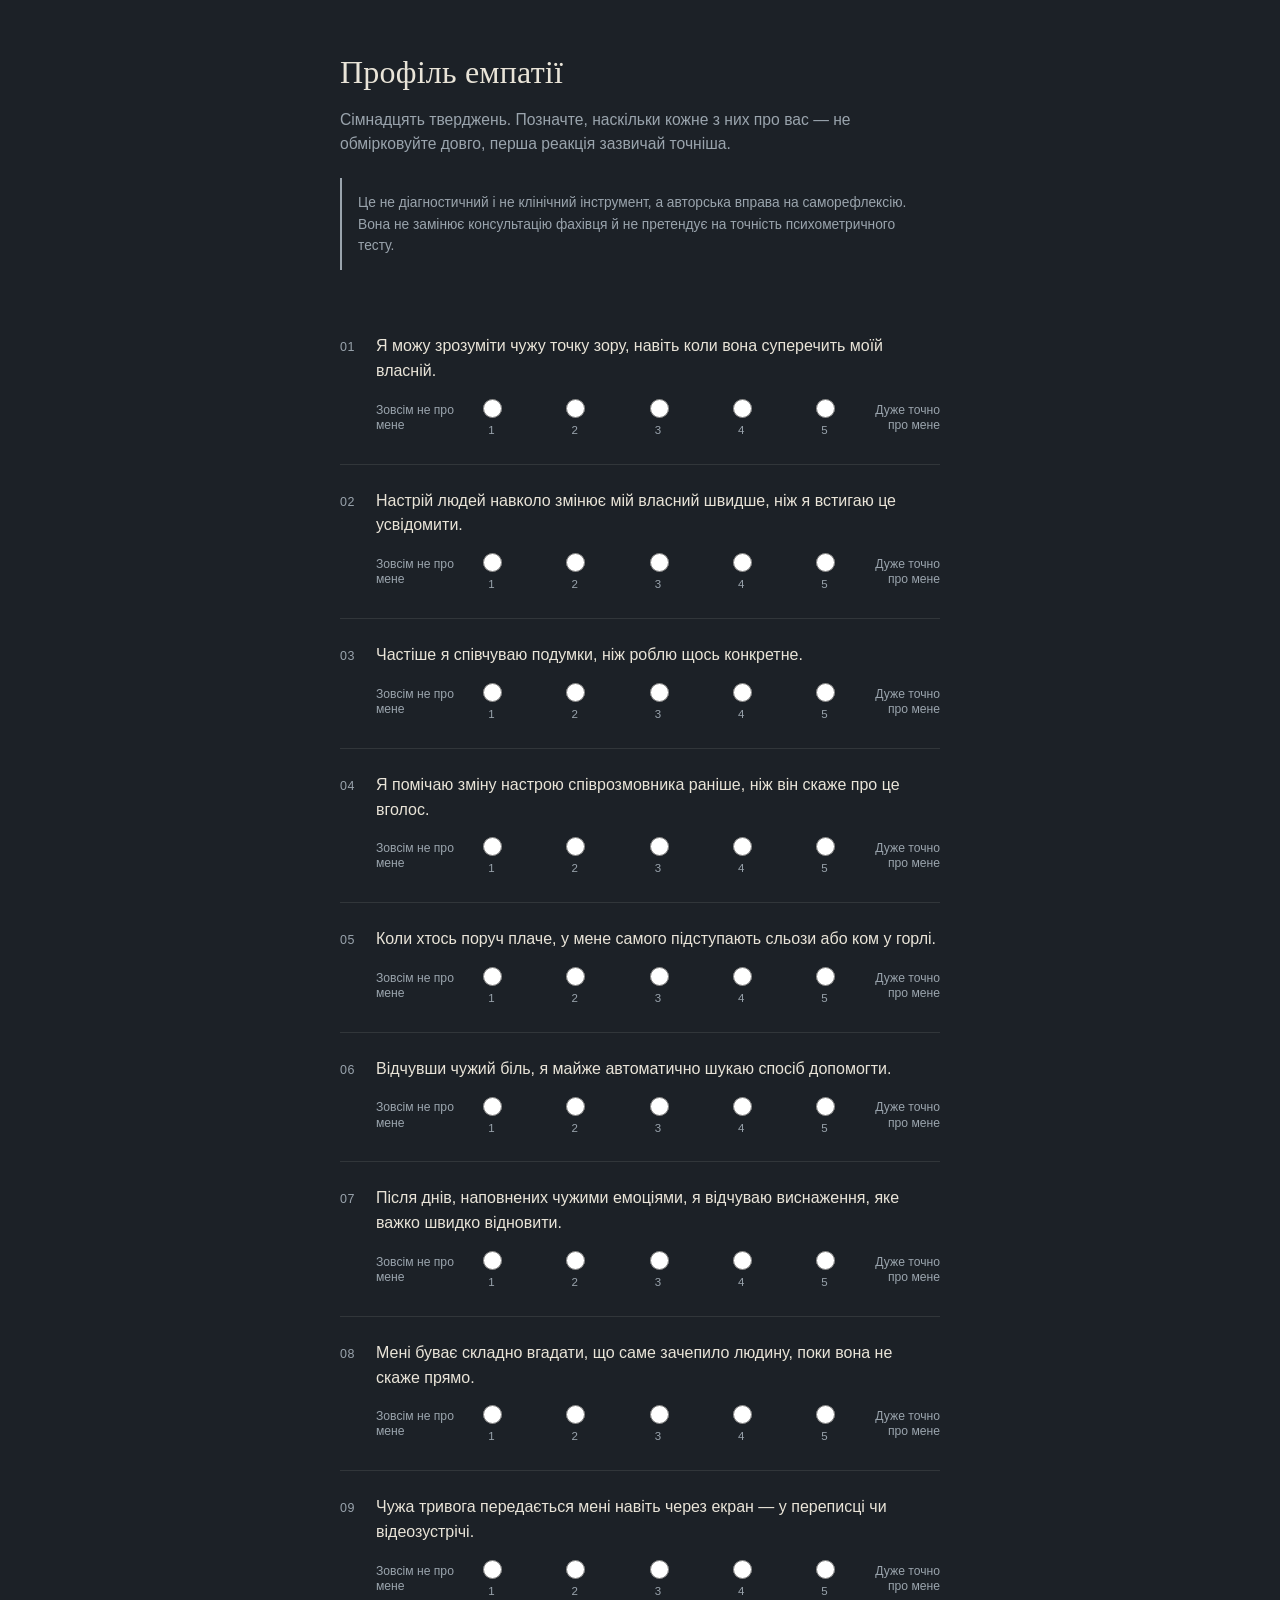
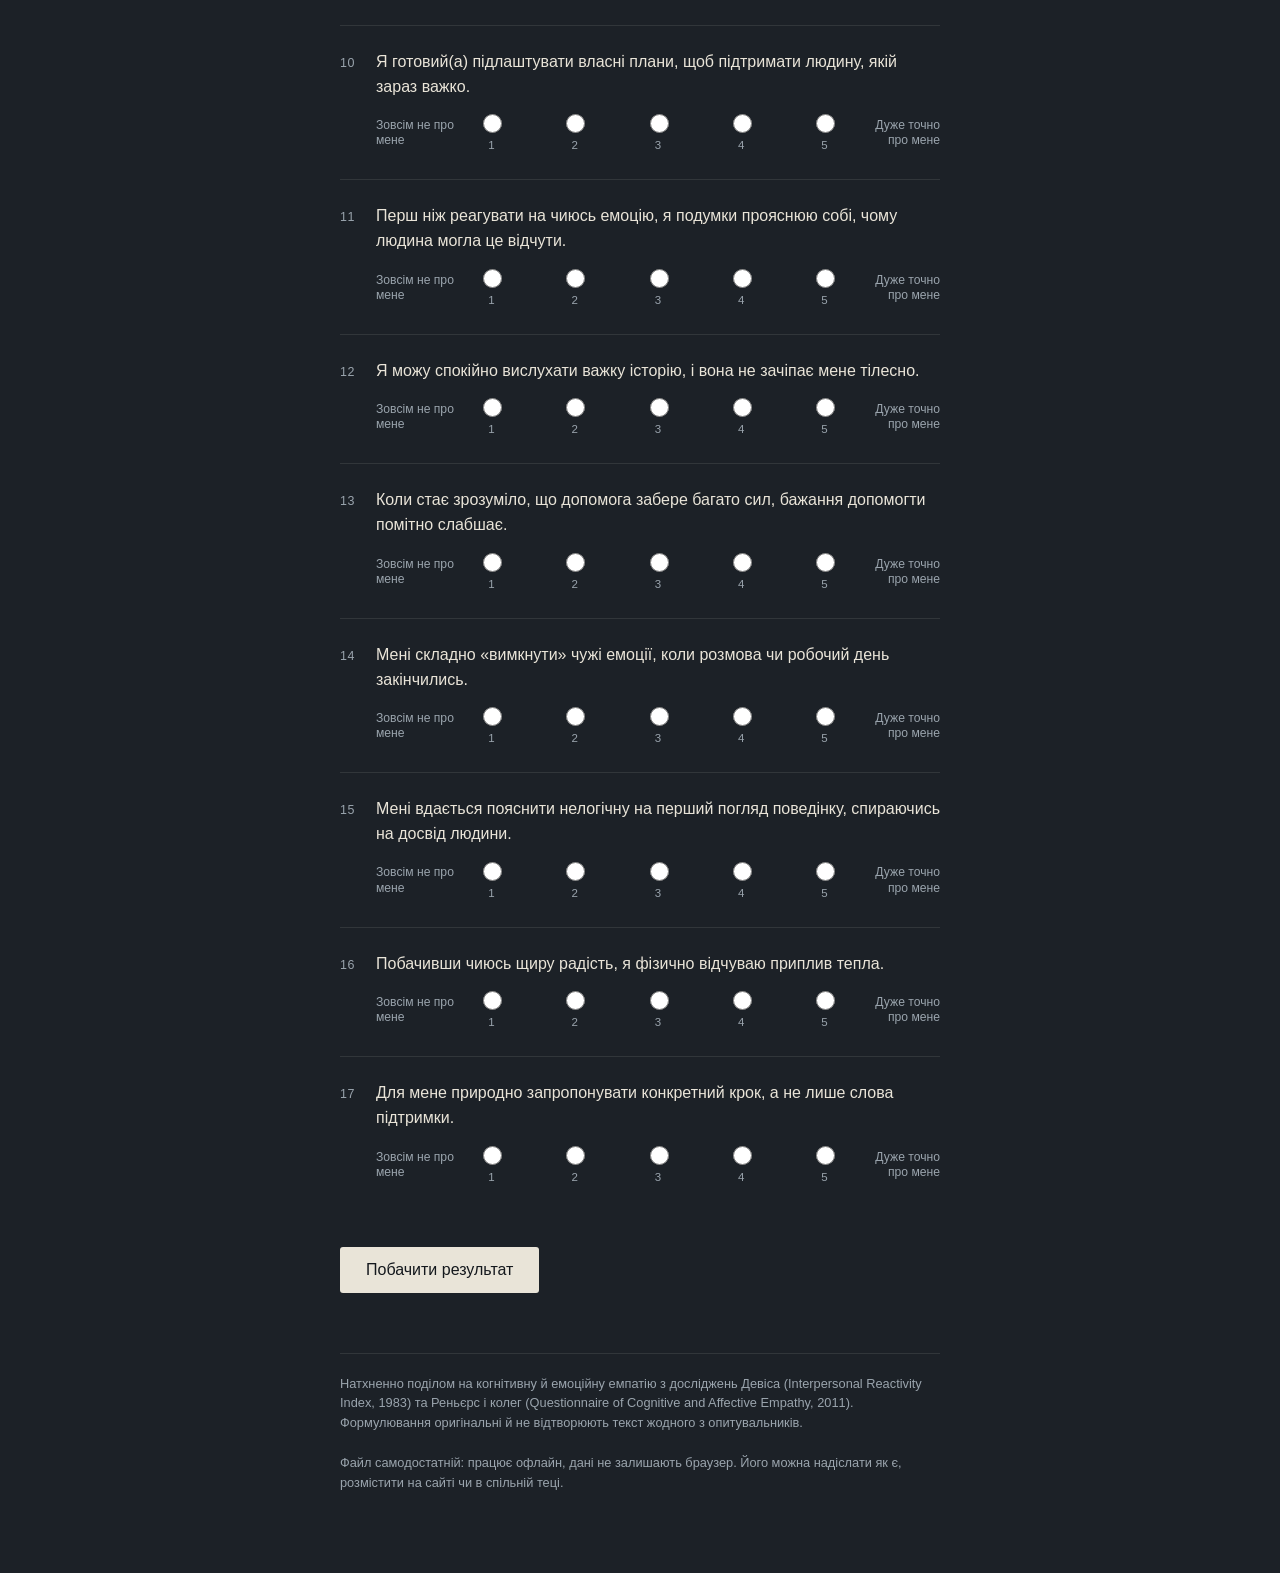
<file: empathy_scale.html>
<!doctype html>
<html lang="uk">
<head>
<meta charset="utf-8">
<meta name="viewport" content="width=device-width, initial-scale=1">
<title>Профіль емпатії — саморефлексія</title>
<style>
  :root{
    --bg:#1c2127;
    --panel:#242b33;
    --line:rgba(234,230,219,.10);
    --ink:#e9e4d8;
    --muted:#9aa4ad;
    --accent:#8c95a0;
    --cognitive:#5c87ae;
    --emotional:#b4553a;
    --compassion:#c9a227;
    --paper:#efe9db;
    --paper-ink:#242017;
  }
  *{box-sizing:border-box;}
  html{-webkit-text-size-adjust:100%;}
  body{
    margin:0;background:var(--bg);color:var(--ink);
    font-family:-apple-system,BlinkMacSystemFont,"Segoe UI",Roboto,sans-serif;
    line-height:1.55;
  }
  .wrap{max-width:640px;margin:0 auto;padding:48px 20px 80px;}
  h1{
    font-family:Georgia,"Iowan Old Style","Times New Roman",serif;
    font-weight:400;font-size:2rem;letter-spacing:.2px;margin:0 0 10px;
  }
  header p{color:var(--muted);font-size:.98rem;margin:0;}
  .disclaimer{
    margin-top:22px;padding:14px 16px;
    border-left:2px solid var(--muted);color:var(--muted);font-size:.86rem;
  }
  #items{margin-top:40px;}
  .q{padding:24px 0;border-top:1px solid var(--line);}
  .q:first-child{border-top:none;}
  .qhead{display:flex;gap:14px;align-items:baseline;margin-bottom:12px;}
  .qnum{
    font-variant-numeric:tabular-nums;font-size:.78rem;color:var(--muted);
    min-width:22px;letter-spacing:.05em;
  }
  .qtext{font-size:1rem;}
  .scale{display:flex;align-items:center;gap:14px;padding-left:36px;}
  .scale .end{font-size:.76rem;color:var(--muted);width:88px;line-height:1.25;}
  .scale .end.right{text-align:right;}
  .dots{display:flex;gap:16px;flex:1;justify-content:space-between;}
  .dots label{display:flex;flex-direction:column;align-items:center;gap:4px;cursor:pointer;}
  .dots input{width:19px;height:19px;cursor:pointer;accent-color:var(--accent);}
  .dots span{font-size:.72rem;color:var(--muted);}
  button{
    font-family:inherit;font-size:1rem;background:var(--ink);color:#14181d;
    border:none;padding:14px 26px;border-radius:3px;cursor:pointer;margin-top:36px;
  }
  button:hover{opacity:.9;}
  button:focus-visible, input:focus-visible{outline:2px solid var(--compassion);outline-offset:3px;}
  #warn{color:var(--emotional);font-size:.9rem;margin-top:16px;}
  #result h2{
    font-family:Georgia,"Iowan Old Style","Times New Roman",serif;
    font-weight:400;font-size:1.5rem;margin:0 0 8px;
  }
  #result .sub{color:var(--muted);font-size:.9rem;margin:0 0 30px;}
  .bar-row{margin-bottom:26px;}
  .bar-row .label{display:flex;justify-content:space-between;font-size:.92rem;margin-bottom:6px;}
  .bar-row .sublabel{font-size:.78rem;color:var(--muted);margin-bottom:6px;}
  .bar-track{height:8px;background:var(--panel);border-radius:4px;overflow:hidden;}
  .bar-fill{height:100%;border-radius:4px;width:0%;transition:width .6s ease;}
  .fill-cognitive{background:var(--cognitive);}
  .fill-emotional{background:var(--emotional);}
  .fill-compassion{background:var(--compassion);}
  .interp{
    background:var(--paper);color:var(--paper-ink);
    padding:22px;border-radius:4px;margin-top:24px;font-size:.95rem;
  }
  .interp p{margin:0 0 12px;}
  .interp p:last-child{margin-bottom:0;}
  .note{
    margin-top:20px;font-size:.86rem;color:var(--muted);
    border-left:2px solid var(--muted);padding-left:14px;
  }
  .note:empty{display:none;}
  #retake{background:transparent;border:1px solid var(--line);color:var(--ink);}
  footer{margin-top:60px;color:var(--muted);font-size:.8rem;border-top:1px solid var(--line);padding-top:20px;}
  [hidden]{display:none !important;}
  @media (prefers-reduced-motion: reduce){.bar-fill{transition:none;}}
  @media (max-width:480px){
    .scale{flex-wrap:wrap;padding-left:0;}
    .scale .end{width:100%;}
    .scale .end.right{text-align:left;}
  }
</style>
</head>
<body>
<div class="wrap">

  <header>
    <h1>Профіль емпатії</h1>
    <p>Сімнадцять тверджень. Позначте, наскільки кожне з них про вас — не обмірковуйте довго, перша реакція зазвичай точніша.</p>
    <div class="disclaimer">
      Це не діагностичний і не клінічний інструмент, а авторська вправа на саморефлексію. Вона не замінює консультацію фахівця й не претендує на точність психометричного тесту.
    </div>
  </header>

  <form id="quiz">
    <div id="items"></div>
    <button type="submit">Побачити результат</button>
    <div id="warn" role="alert"></div>
  </form>

  <section id="result" hidden>
    <h2>Ваш профіль</h2>
    <p class="sub">Твердження належали до трьох ліній емпатії. Ось як вони розподілились.</p>

    <div class="bar-row">
      <div class="label"><span>Розуміння</span><span id="score-cognitive"></span></div>
      <div class="sublabel">Когнітивна емпатія — зрозуміти чужий стан, зберігши власну межу</div>
      <div class="bar-track"><div class="bar-fill fill-cognitive" id="fill-cognitive"></div></div>
    </div>
    <div class="bar-row">
      <div class="label"><span>Відчування</span><span id="score-emotional"></span></div>
      <div class="sublabel">Емоційна емпатія — відчути чужу емоцію на собі, а не лише розпізнати</div>
      <div class="bar-track"><div class="bar-fill fill-emotional" id="fill-emotional"></div></div>
    </div>
    <div class="bar-row">
      <div class="label"><span>Дія</span><span id="score-compassion"></span></div>
      <div class="sublabel">Співчуття — момент, коли розуміння й відчування переходять у крок</div>
      <div class="bar-track"><div class="bar-fill fill-compassion" id="fill-compassion"></div></div>
    </div>

    <div class="interp" id="interp"></div>
    <div class="note" id="burnout-note"></div>
    <div class="note">
      Три смуги показують кожну лінію окремо, а не в порівнянні між собою. Твердження в них різні за складністю, тож «у мене відчування вище за розуміння» — некоректний висновок: для таких порівнянь потрібні норми, яких у цієї вправи немає. Читайте кожну смугу саму по собі.
    </div>

    <button id="retake" type="button">Пройти ще раз</button>
  </section>

  <footer>
    Натхненно поділом на когнітивну й емоційну емпатію з досліджень Девіса (Interpersonal Reactivity Index, 1983) та Реньєрс і колег (Questionnaire of Cognitive and Affective Empathy, 2011). Формулювання оригінальні й не відтворюють текст жодного з опитувальників.<br><br>
    Файл самодостатній: працює офлайн, дані не залишають браузер. Його можна надіслати як є, розмістити на сайті чи в спільній теці.
  </footer>

</div>

<script>
(function(){
  // Пункти перемішані навмисно: жодні два поспіль не з однієї шкали,
  // r:true — зворотний пункт (рахується як 6 мінус відповідь).
  var ITEMS = [
    {g:'cognitive',  r:false, t:'Я можу зрозуміти чужу точку зору, навіть коли вона суперечить моїй власній.'},
    {g:'emotional',  r:false, t:'Настрій людей навколо змінює мій власний швидше, ніж я встигаю це усвідомити.'},
    {g:'compassion', r:true,  t:'Частіше я співчуваю подумки, ніж роблю щось конкретне.'},
    {g:'cognitive',  r:false, t:'Я помічаю зміну настрою співрозмовника раніше, ніж він скаже про це вголос.'},
    {g:'emotional',  r:false, t:'Коли хтось поруч плаче, у мене самого підступають сльози або ком у горлі.'},
    {g:'compassion', r:false, t:'Відчувши чужий біль, я майже автоматично шукаю спосіб допомогти.'},
    {g:'burnout',    r:false, t:'Після днів, наповнених чужими емоціями, я відчуваю виснаження, яке важко швидко відновити.'},
    {g:'cognitive',  r:true,  t:'Мені буває складно вгадати, що саме зачепило людину, поки вона не скаже прямо.'},
    {g:'emotional',  r:false, t:'Чужа тривога передається мені навіть через екран — у переписці чи відеозустрічі.'},
    {g:'compassion', r:false, t:'Я готовий(а) підлаштувати власні плани, щоб підтримати людину, якій зараз важко.'},
    {g:'cognitive',  r:false, t:'Перш ніж реагувати на чиюсь емоцію, я подумки прояснюю собі, чому людина могла це відчути.'},
    {g:'emotional',  r:true,  t:'Я можу спокійно вислухати важку історію, і вона не зачіпає мене тілесно.'},
    {g:'compassion', r:true,  t:'Коли стає зрозуміло, що допомога забере багато сил, бажання допомогти помітно слабшає.'},
    {g:'burnout',    r:false, t:'Мені складно «вимкнути» чужі емоції, коли розмова чи робочий день закінчились.'},
    {g:'cognitive',  r:false, t:'Мені вдається пояснити нелогічну на перший погляд поведінку, спираючись на досвід людини.'},
    {g:'emotional',  r:false, t:'Побачивши чиюсь щиру радість, я фізично відчуваю приплив тепла.'},
    {g:'compassion', r:false, t:'Для мене природно запропонувати конкретний крок, а не лише слова підтримки.'}
  ];

  var form = document.getElementById('quiz');
  var itemsBox = document.getElementById('items');
  var result = document.getElementById('result');
  var warn = document.getElementById('warn');

  ITEMS.forEach(function(item, i){
    var n = i + 1;
    var dots = '';
    for(var v=1; v<=5; v++){
      dots += '<label><input type="radio" name="q'+n+'" value="'+v+'"><span>'+v+'</span></label>';
    }
    var div = document.createElement('div');
    div.className = 'q';
    div.innerHTML =
      '<div class="qhead"><span class="qnum">'+String(n).padStart(2,'0')+'</span>'+
      '<span class="qtext">'+item.t+'</span></div>'+
      '<div class="scale"><span class="end">Зовсім не про мене</span>'+
      '<div class="dots">'+dots+'</div>'+
      '<span class="end right">Дуже точно про мене</span></div>';
    itemsBox.appendChild(div);
  });

  function collect(group){
    var vals = [], missing = [];
    ITEMS.forEach(function(item, i){
      if(item.g !== group) return;
      var el = form.querySelector('input[name="q'+(i+1)+'"]:checked');
      if(el){
        var v = parseInt(el.value, 10);
        vals.push(item.r ? 6 - v : v);
      } else {
        missing.push(i+1);
      }
    });
    return {vals:vals, missing:missing};
  }

  function avg(a){ return a.length ? a.reduce(function(x,y){return x+y;},0)/a.length : 0; }
  function pct(v){ return Math.round(((v-1)/4)*100); }
  function bucket(s){ return s < 2.4 ? 'low' : (s <= 3.6 ? 'mid' : 'high'); }

  var texts = {
    cognitive: {
      low:'Розуміння чужих станів поки не ваш автоматичний режим — вам простіше спиратися на те, що людина сказала прямо, ніж домислювати підтекст. Це економить ресурс, але там, де контакт важливий, варто свідомо ставити паузу: що людина зараз, найімовірніше, відчуває.',
      mid:'Ви розумієте чужу позицію, коли зупиняєтесь і докладаєте до цього уваги, — але це ще не рефлекс. Такий регістр зазвичай зміцнюється практикою, особливо якщо робота вимагає його щодня.',
      high:'Розуміння чужого стану — ваша сильна й доволі автоматична сторона. Ви зчитуєте те, що не сказано вголос, і вмієте пояснити навіть дивну на перший погляд поведінку.'
    },
    emotional: {
      low:'Чужі емоції рідко переносяться на вас тілесно — ви радше спостерігач, ніж резонатор. Це дає стійкість у важких розмовах, але варто перевіряти, чи не зникає за цією стійкістю тепло контакту.',
      mid:'Ви відчуваєте чужі емоції на собі помірно: заражаєтесь настроєм людей поруч, але не тонете в ньому. Досить гнучкий баланс.',
      high:'Ви сильно резонуєте з чужими станами — саме це робить контакт із вами живим і відчутним для інших. Зворотний бік у того самого: такий регістр витрачає ресурс швидше, ніж здається зсередини.'
    },
    compassion: {
      low:'Розуміння й відчуття частіше залишаються всередині, ніж стають кроком. Іноді містка бракує зовсім трохи: одне конкретне питання «що я можу зробити прямо зараз» уже переводить співпереживання в дію.',
      mid:'Ви часто, хоч і не завжди, переводите співпереживання в конкретний крок. Місток працює, але не на автоматі — і це радше про вибір, ніж про дефіцит.',
      high:'Вам природно перетворювати співпереживання на дію: ви не зупиняєтесь на «мені шкода». Це цінний ресурс і водночас місце, де варто час від часу питати себе, чи це щоразу ваш вибір, а не звичка братися за чуже.'
    }
  };

  form.addEventListener('submit', function(e){
    e.preventDefault();
    warn.textContent = '';

    var c = collect('cognitive'), em = collect('emotional'), p = collect('compassion'), b = collect('burnout');
    var missing = c.missing.concat(em.missing, p.missing, b.missing).sort(function(x,y){return x-y;});

    if(missing.length){
      warn.textContent = 'Лишились без відповіді твердження: ' + missing.join(', ') + '. Профіль рахується тільки за повним набором.';
      return;
    }

    var cog = avg(c.vals), emo = avg(em.vals), comp = avg(p.vals), burn = avg(b.vals);

    document.getElementById('fill-cognitive').style.width = pct(cog)+'%';
    document.getElementById('fill-emotional').style.width = pct(emo)+'%';
    document.getElementById('fill-compassion').style.width = pct(comp)+'%';
    document.getElementById('score-cognitive').textContent = cog.toFixed(1)+' / 5';
    document.getElementById('score-emotional').textContent = emo.toFixed(1)+' / 5';
    document.getElementById('score-compassion').textContent = comp.toFixed(1)+' / 5';

    document.getElementById('interp').innerHTML =
      '<p><b>Розуміння.</b> '+texts.cognitive[bucket(cog)]+'</p>'+
      '<p><b>Відчування.</b> '+texts.emotional[bucket(emo)]+'</p>'+
      '<p><b>Дія.</b> '+texts.compassion[bucket(comp)]+'</p>';

    var bn = document.getElementById('burnout-note');
    bn.textContent = burn > 3.6
      ? 'Окремо: два твердження про те, як довго чужі емоції лишаються з вами після контакту, набрали високий бал. Це не частина профілю, а сигнал придивитися до власного відновлення.'
      : '';

    form.hidden = true;
    result.hidden = false;
    result.scrollIntoView({behavior:'smooth', block:'start'});
  });

  document.getElementById('retake').addEventListener('click', function(){
    form.reset();
    warn.textContent = '';
    document.getElementById('burnout-note').textContent = '';
    form.hidden = false;
    result.hidden = true;
    window.scrollTo({top:0, behavior:'smooth'});
  });
})();
</script>
</body>
</html>
</file>
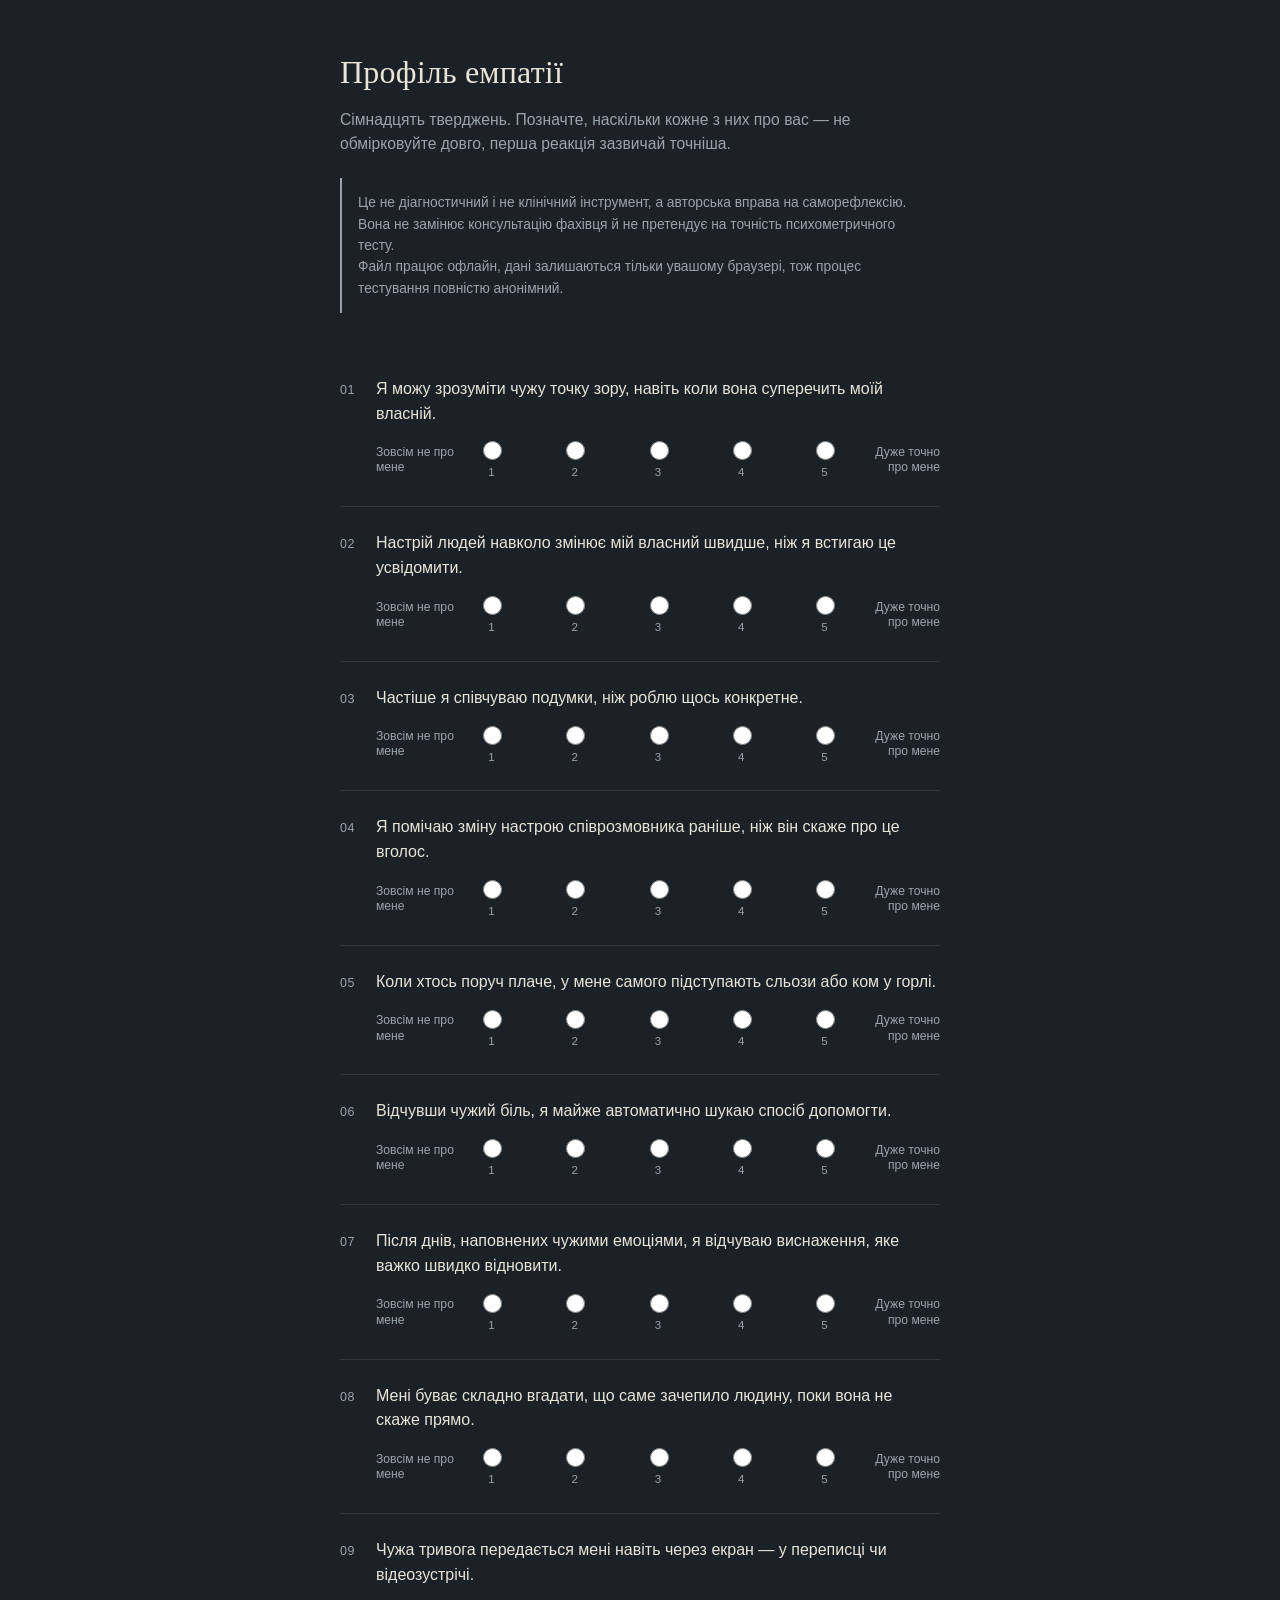
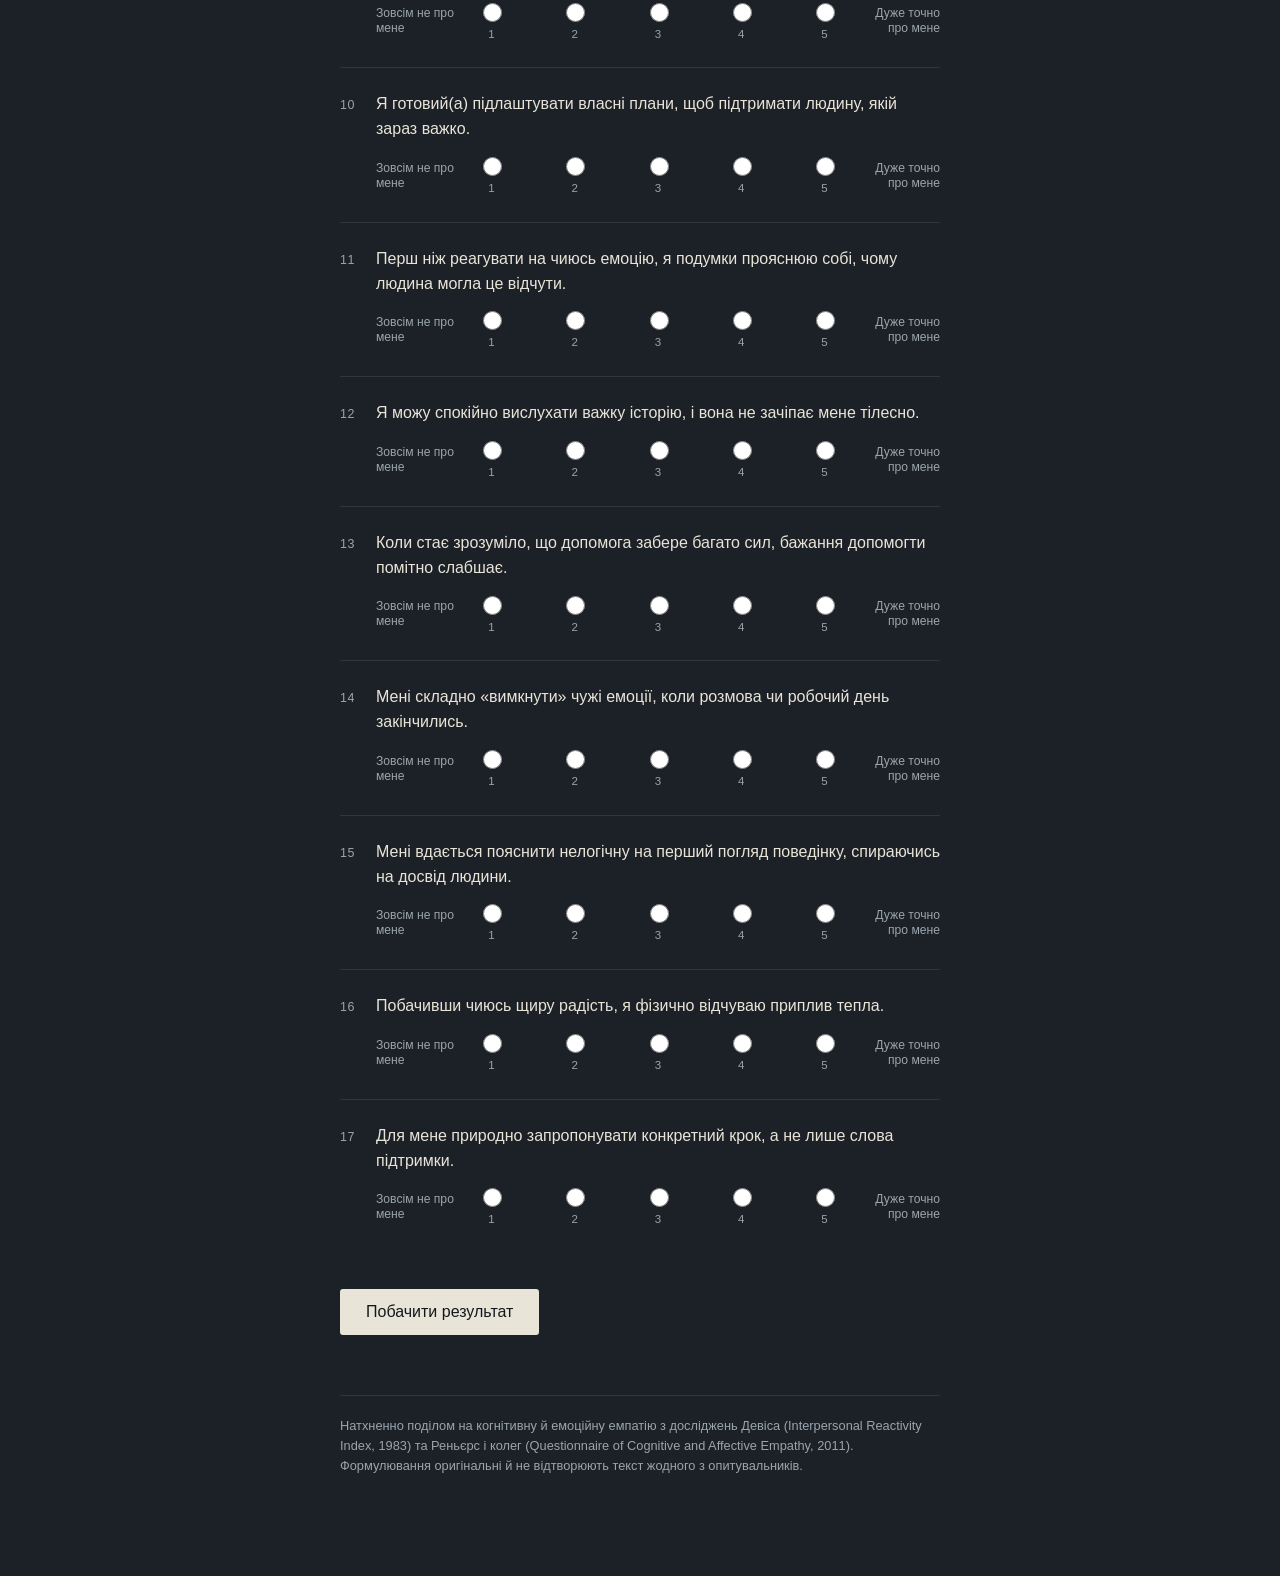
<file: scales/empathy_scale.html>
<!doctype html>
<html lang="uk">
<head>
<meta charset="utf-8">
<meta name="viewport" content="width=device-width, initial-scale=1">
<title>Профіль емпатії — саморефлексія</title>
<style>
  :root{
    --bg:#1c2127;
    --panel:#242b33;
    --line:rgba(234,230,219,.10);
    --ink:#e9e4d8;
    --muted:#9aa4ad;
    --accent:#8c95a0;
    --cognitive:#5c87ae;
    --emotional:#b4553a;
    --compassion:#c9a227;
    --paper:#efe9db;
    --paper-ink:#242017;
  }
  *{box-sizing:border-box;}
  html{-webkit-text-size-adjust:100%;}
  body{
    margin:0;background:var(--bg);color:var(--ink);
    font-family:-apple-system,BlinkMacSystemFont,"Segoe UI",Roboto,sans-serif;
    line-height:1.55;
  }
  .wrap{max-width:640px;margin:0 auto;padding:48px 20px 80px;}
  h1{
    font-family:Georgia,"Iowan Old Style","Times New Roman",serif;
    font-weight:400;font-size:2rem;letter-spacing:.2px;margin:0 0 10px;
  }
  header p{color:var(--muted);font-size:.98rem;margin:0;}
  .disclaimer{
    margin-top:22px;padding:14px 16px;
    border-left:2px solid var(--muted);color:var(--muted);font-size:.86rem;
  }
  #items{margin-top:40px;}
  .q{padding:24px 0;border-top:1px solid var(--line);}
  .q:first-child{border-top:none;}
  .qhead{display:flex;gap:14px;align-items:baseline;margin-bottom:12px;}
  .qnum{
    font-variant-numeric:tabular-nums;font-size:.78rem;color:var(--muted);
    min-width:22px;letter-spacing:.05em;
  }
  .qtext{font-size:1rem;}
  .scale{display:flex;align-items:center;gap:14px;padding-left:36px;}
  .scale .end{font-size:.76rem;color:var(--muted);width:88px;line-height:1.25;}
  .scale .end.right{text-align:right;}
  .dots{display:flex;gap:16px;flex:1;justify-content:space-between;}
  .dots label{display:flex;flex-direction:column;align-items:center;gap:4px;cursor:pointer;}
  .dots input{width:19px;height:19px;cursor:pointer;accent-color:var(--accent);}
  .dots span{font-size:.72rem;color:var(--muted);}
  button{
    font-family:inherit;font-size:1rem;background:var(--ink);color:#14181d;
    border:none;padding:14px 26px;border-radius:3px;cursor:pointer;margin-top:36px;
  }
  button:hover{opacity:.9;}
  button:focus-visible, input:focus-visible{outline:2px solid var(--compassion);outline-offset:3px;}
  #warn{color:var(--emotional);font-size:.9rem;margin-top:16px;}
  #result h2{
    font-family:Georgia,"Iowan Old Style","Times New Roman",serif;
    font-weight:400;font-size:1.5rem;margin:0 0 8px;
  }
  #result .sub{color:var(--muted);font-size:.9rem;margin:0 0 30px;}
  .bar-row{margin-bottom:26px;}
  .bar-row .label{display:flex;justify-content:space-between;font-size:.92rem;margin-bottom:6px;}
  .bar-row .sublabel{font-size:.78rem;color:var(--muted);margin-bottom:6px;}
  .bar-track{height:8px;background:var(--panel);border-radius:4px;overflow:hidden;}
  .bar-fill{height:100%;border-radius:4px;width:0%;transition:width .6s ease;}
  .fill-cognitive{background:var(--cognitive);}
  .fill-emotional{background:var(--emotional);}
  .fill-compassion{background:var(--compassion);}
  .interp{
    background:var(--paper);color:var(--paper-ink);
    padding:22px;border-radius:4px;margin-top:24px;font-size:.95rem;
  }
  .interp p{margin:0 0 12px;}
  .interp p:last-child{margin-bottom:0;}
  .note{
    margin-top:20px;font-size:.86rem;color:var(--muted);
    border-left:2px solid var(--muted);padding-left:14px;
  }
  .note:empty{display:none;}
  #retake{background:transparent;border:1px solid var(--line);color:var(--ink);}
  footer{margin-top:60px;color:var(--muted);font-size:.8rem;border-top:1px solid var(--line);padding-top:20px;}
  [hidden]{display:none !important;}
  @media (prefers-reduced-motion: reduce){.bar-fill{transition:none;}}
  @media (max-width:480px){
    .scale{flex-wrap:wrap;padding-left:0;}
    .scale .end{width:100%;}
    .scale .end.right{text-align:left;}
  }
</style>
</head>
<body>
<div class="wrap">

  <header>
    <h1>Профіль емпатії</h1>
    <p>Сімнадцять тверджень. Позначте, наскільки кожне з них про вас — не обмірковуйте довго, перша реакція зазвичай точніша.</p>
    <div class="disclaimer">
      Це не діагностичний і не клінічний інструмент, а авторська вправа на саморефлексію. Вона не замінює консультацію фахівця й не претендує на точність психометричного тесту.
       <br>Файл працює офлайн, дані залишаються тільки увашому браузері, тож процес тестування повністю анонімний. 
    </div>
  </header>

  <form id="quiz">
    <div id="items"></div>
    <button type="submit">Побачити результат</button>
    <div id="warn" role="alert"></div>
  </form>

  <section id="result" hidden>
    <h2>Ваш профіль</h2>
    <p class="sub">Твердження належали до трьох ліній емпатії. Ось як вони розподілились.</p>

    <div class="bar-row">
      <div class="label"><span>Розуміння</span><span id="score-cognitive"></span></div>
      <div class="sublabel">Когнітивна емпатія — зрозуміти чужий стан, зберігши власну межу</div>
      <div class="bar-track"><div class="bar-fill fill-cognitive" id="fill-cognitive"></div></div>
    </div>
    <div class="bar-row">
      <div class="label"><span>Відчування</span><span id="score-emotional"></span></div>
      <div class="sublabel">Емоційна емпатія — відчути чужу емоцію на собі, а не лише розпізнати</div>
      <div class="bar-track"><div class="bar-fill fill-emotional" id="fill-emotional"></div></div>
    </div>
    <div class="bar-row">
      <div class="label"><span>Дія</span><span id="score-compassion"></span></div>
      <div class="sublabel">Співчуття — момент, коли розуміння й відчування переходять у крок</div>
      <div class="bar-track"><div class="bar-fill fill-compassion" id="fill-compassion"></div></div>
    </div>

    <div class="interp" id="interp"></div>
    <div class="note" id="burnout-note"></div>
    <div class="note">
      Три смуги показують кожну лінію окремо, а не в порівнянні між собою. Твердження в них різні за складністю, тож «у мене відчування вище за розуміння» — некоректний висновок: для таких порівнянь потрібні норми, яких у цієї вправи немає. Читайте кожну смугу саму по собі.
    </div>

    <button id="retake" type="button">Пройти ще раз</button>
  </section>

  <footer>
    Натхненно поділом на когнітивну й емоційну емпатію з досліджень Девіса (Interpersonal Reactivity Index, 1983) та Реньєрс і колег (Questionnaire of Cognitive and Affective Empathy, 2011). Формулювання оригінальні й не відтворюють текст жодного з опитувальників.<br><br>
  </footer>

</div>

<script>
(function(){
  // Пункти перемішані навмисно: жодні два поспіль не з однієї шкали,
  // r:true — зворотний пункт (рахується як 6 мінус відповідь).
  var ITEMS = [
    {g:'cognitive',  r:false, t:'Я можу зрозуміти чужу точку зору, навіть коли вона суперечить моїй власній.'},
    {g:'emotional',  r:false, t:'Настрій людей навколо змінює мій власний швидше, ніж я встигаю це усвідомити.'},
    {g:'compassion', r:true,  t:'Частіше я співчуваю подумки, ніж роблю щось конкретне.'},
    {g:'cognitive',  r:false, t:'Я помічаю зміну настрою співрозмовника раніше, ніж він скаже про це вголос.'},
    {g:'emotional',  r:false, t:'Коли хтось поруч плаче, у мене самого підступають сльози або ком у горлі.'},
    {g:'compassion', r:false, t:'Відчувши чужий біль, я майже автоматично шукаю спосіб допомогти.'},
    {g:'burnout',    r:false, t:'Після днів, наповнених чужими емоціями, я відчуваю виснаження, яке важко швидко відновити.'},
    {g:'cognitive',  r:true,  t:'Мені буває складно вгадати, що саме зачепило людину, поки вона не скаже прямо.'},
    {g:'emotional',  r:false, t:'Чужа тривога передається мені навіть через екран — у переписці чи відеозустрічі.'},
    {g:'compassion', r:false, t:'Я готовий(а) підлаштувати власні плани, щоб підтримати людину, якій зараз важко.'},
    {g:'cognitive',  r:false, t:'Перш ніж реагувати на чиюсь емоцію, я подумки прояснюю собі, чому людина могла це відчути.'},
    {g:'emotional',  r:true,  t:'Я можу спокійно вислухати важку історію, і вона не зачіпає мене тілесно.'},
    {g:'compassion', r:true,  t:'Коли стає зрозуміло, що допомога забере багато сил, бажання допомогти помітно слабшає.'},
    {g:'burnout',    r:false, t:'Мені складно «вимкнути» чужі емоції, коли розмова чи робочий день закінчились.'},
    {g:'cognitive',  r:false, t:'Мені вдається пояснити нелогічну на перший погляд поведінку, спираючись на досвід людини.'},
    {g:'emotional',  r:false, t:'Побачивши чиюсь щиру радість, я фізично відчуваю приплив тепла.'},
    {g:'compassion', r:false, t:'Для мене природно запропонувати конкретний крок, а не лише слова підтримки.'}
  ];

  var form = document.getElementById('quiz');
  var itemsBox = document.getElementById('items');
  var result = document.getElementById('result');
  var warn = document.getElementById('warn');

  ITEMS.forEach(function(item, i){
    var n = i + 1;
    var dots = '';
    for(var v=1; v<=5; v++){
      dots += '<label><input type="radio" name="q'+n+'" value="'+v+'"><span>'+v+'</span></label>';
    }
    var div = document.createElement('div');
    div.className = 'q';
    div.innerHTML =
      '<div class="qhead"><span class="qnum">'+String(n).padStart(2,'0')+'</span>'+
      '<span class="qtext">'+item.t+'</span></div>'+
      '<div class="scale"><span class="end">Зовсім не про мене</span>'+
      '<div class="dots">'+dots+'</div>'+
      '<span class="end right">Дуже точно про мене</span></div>';
    itemsBox.appendChild(div);
  });

  function collect(group){
    var vals = [], missing = [];
    ITEMS.forEach(function(item, i){
      if(item.g !== group) return;
      var el = form.querySelector('input[name="q'+(i+1)+'"]:checked');
      if(el){
        var v = parseInt(el.value, 10);
        vals.push(item.r ? 6 - v : v);
      } else {
        missing.push(i+1);
      }
    });
    return {vals:vals, missing:missing};
  }

  function avg(a){ return a.length ? a.reduce(function(x,y){return x+y;},0)/a.length : 0; }
  function pct(v){ return Math.round(((v-1)/4)*100); }
  function bucket(s){ return s < 2.4 ? 'low' : (s <= 3.6 ? 'mid' : 'high'); }

  var texts = {
    cognitive: {
      low:'Розуміння чужих станів поки не ваш автоматичний режим — вам простіше спиратися на те, що людина сказала прямо, ніж домислювати підтекст. Це економить ресурс, але там, де контакт важливий, варто свідомо ставити паузу: що людина зараз, найімовірніше, відчуває.',
      mid:'Ви розумієте чужу позицію, коли зупиняєтесь і докладаєте до цього уваги, — але це ще не рефлекс. Такий регістр зазвичай зміцнюється практикою, особливо якщо робота вимагає його щодня.',
      high:'Розуміння чужого стану — ваша сильна й доволі автоматична сторона. Ви зчитуєте те, що не сказано вголос, і вмієте пояснити навіть дивну на перший погляд поведінку.'
    },
    emotional: {
      low:'Чужі емоції рідко переносяться на вас тілесно — ви радше спостерігач, ніж резонатор. Це дає стійкість у важких розмовах, але варто перевіряти, чи не зникає за цією стійкістю тепло контакту.',
      mid:'Ви відчуваєте чужі емоції на собі помірно: заражаєтесь настроєм людей поруч, але не тонете в ньому. Досить гнучкий баланс.',
      high:'Ви сильно резонуєте з чужими станами — саме це робить контакт із вами живим і відчутним для інших. Зворотний бік у того самого: такий регістр витрачає ресурс швидше, ніж здається зсередини.'
    },
    compassion: {
      low:'Розуміння й відчуття частіше залишаються всередині, ніж стають кроком. Іноді містка бракує зовсім трохи: одне конкретне питання «що я можу зробити прямо зараз» уже переводить співпереживання в дію.',
      mid:'Ви часто, хоч і не завжди, переводите співпереживання в конкретний крок. Місток працює, але не на автоматі — і це радше про вибір, ніж про дефіцит.',
      high:'Вам природно перетворювати співпереживання на дію: ви не зупиняєтесь на «мені шкода». Це цінний ресурс і водночас місце, де варто час від часу питати себе, чи це щоразу ваш вибір, а не звичка братися за чуже.'
    }
  };

  form.addEventListener('submit', function(e){
    e.preventDefault();
    warn.textContent = '';

    var c = collect('cognitive'), em = collect('emotional'), p = collect('compassion'), b = collect('burnout');
    var missing = c.missing.concat(em.missing, p.missing, b.missing).sort(function(x,y){return x-y;});

    if(missing.length){
      warn.textContent = 'Лишились без відповіді твердження: ' + missing.join(', ') + '. Профіль рахується тільки за повним набором.';
      return;
    }

    var cog = avg(c.vals), emo = avg(em.vals), comp = avg(p.vals), burn = avg(b.vals);

    document.getElementById('fill-cognitive').style.width = pct(cog)+'%';
    document.getElementById('fill-emotional').style.width = pct(emo)+'%';
    document.getElementById('fill-compassion').style.width = pct(comp)+'%';
    document.getElementById('score-cognitive').textContent = cog.toFixed(1)+' / 5';
    document.getElementById('score-emotional').textContent = emo.toFixed(1)+' / 5';
    document.getElementById('score-compassion').textContent = comp.toFixed(1)+' / 5';

    document.getElementById('interp').innerHTML =
      '<p><b>Розуміння.</b> '+texts.cognitive[bucket(cog)]+'</p>'+
      '<p><b>Відчування.</b> '+texts.emotional[bucket(emo)]+'</p>'+
      '<p><b>Дія.</b> '+texts.compassion[bucket(comp)]+'</p>';

    var bn = document.getElementById('burnout-note');
    bn.textContent = burn > 3.6
      ? 'Окремо: два твердження про те, як довго чужі емоції лишаються з вами після контакту, набрали високий бал. Це не частина профілю, а сигнал придивитися до власного відновлення.'
      : '';

    form.hidden = true;
    result.hidden = false;
    result.scrollIntoView({behavior:'smooth', block:'start'});
  });

  document.getElementById('retake').addEventListener('click', function(){
    form.reset();
    warn.textContent = '';
    document.getElementById('burnout-note').textContent = '';
    form.hidden = false;
    result.hidden = true;
    window.scrollTo({top:0, behavior:'smooth'});
  });
})();
</script>
</body>
</html>
</file>
<file: style.css>
a, a:link, a:visited, a:active,
button,
[role="button"],
.nav-btn, .btn-quiet, .btn-editorial,
.btn, .btn-minimal, .btn-light-action,
.theme-toggle-btn, .card-image, .close-panel,
.payment-close, .copy-btn, .burger-btn,
.format-thumb, .archive-link {
    -webkit-tap-highlight-color: rgba(0,0,0,0) !important;
    -webkit-touch-callout: none;
}

.burger-btn,
.burger-btn * {
    -webkit-tap-highlight-color: rgba(0,0,0,0) !important;
}

.burger-btn:focus {
    outline: none;
}

@media (hover: none) {
    .btn-light-action::after,
    .btn-quiet::after {
        width: 0 !important;
    }
}





:root {
    color-scheme: light dark;
    /* Цей рядок блокує "самодіяльність" браузера */
    --bg-page: #FCFCF9;
    --bg-card: #FFFFFF;
    --bg-dark: #171514;
    --bg-sage: #EEF1ED;
    --bg-photo: #fffdf9;
    --bg-alt: #FAFAFA;
    --header-bg: rgba(255, 255, 255, 0.85);

    --text-dark: #1C1C19;
    --text-muted: #666666;
    --text-light: #F7F7F7;
    --accent-green: #687A6C;

    /* НОВА ЗМІННА ДЛЯ РАМОК */
    --border-color: rgba(0, 0, 0, 0.06);

    --font-serif: 'Lora', serif;
    --font-sans: 'Inter', sans-serif;
    --radius-card: 20px;
    --radius-btn: 100px;
    --transition: all 0.4s cubic-bezier(0.25, 0.8, 0.25, 1);

    /* 2. НОВІ ВІДТІНКИ ДЛЯ ВІДГУКІВ (Вибілені, теплі, без холодного блакитного) */
    --tint-1: #F4F6F3;
    /* Дуже бліда шавлія */
    --tint-2: #F9F5F0;
    /* Теплий льон */
    --tint-3: #F5F4F1;
    /* Світлий теплий грейдж (сіро-бежевий) замість блакитного */
    --tint-4: #FBF7F5;
    /* Дуже блідий відтінок пудри */
    --tint-5: #F2F4F2;
    /* Альтернативний прохолодний зелений, але теплий */
}

[data-theme="dark"] {
    --bg-page: #151413;
    --bg-card: #1A1918;
    --bg-dark: #2A2826;
    --bg-sage: #1E221F;
    --bg-photo: #22201E;
    --bg-alt: #181716;
    --header-bg: rgba(21, 20, 19, 0.85);

    --tint-1: #232821;
    --tint-2: #2B231E;
    --tint-3: #1F2426;
    --tint-4: #28251E;
    --tint-5: #262422;

    --text-dark: #F2F0EB;
    --text-muted: #8C8A88;
    --text-light: #F7F7F7;
    --accent-green: #9EAC9C;

    /* ВИТОНЧЕНА СВІТЛА РАМКА ДЛЯ ТЕМНОЇ ТЕМИ */
    --border-color: rgba(255, 255, 255, 0.05);
}







/* @media (prefers-color-scheme: dark) {
    html:not([data-theme="light"]) {
        --bg-page: #151413;
        --bg-card: #1A1918;
        --bg-dark: #2A2826;
        --bg-sage: #1E221F;
        --bg-photo: #22201E;
        --bg-alt: #181716;
        --header-bg: rgba(21, 20, 19, 0.85);
        --tint-1: #232821;
        --tint-2: #2B231E;
        --tint-3: #1F2426;
        --tint-4: #28251E;
        --tint-5: #262422;
        --text-dark: #F2F0EB;
        --text-muted: #8C8A88;
        --text-light: #F7F7F7;
        --accent-green: #9EAC9C;
        --border-color: rgba(255, 255, 255, 0.05);
    }
} */






body {
    font-family: var(--font-sans);
    background-color: var(--bg-page);
    color: var(--text-dark);
    line-height: 1.6;
    -webkit-font-smoothing: antialiased;
}

body.no-scroll {
    overflow: hidden;
}

h1,
h2,
h3,
h4,
h5,
.serif {
    font-family: var(--font-serif);
    font-weight: 500;
}

a {
    text-decoration: none;
    color: inherit;
}

/* Зменшили відступи контейнера для мобільних екранів */
.container {
    max-width: 1200px;
    margin: 0 auto;
    padding: 40px 24px 24px;
}

.label {
    font-size: 10px;
    /* Робимо на 1px дрібнішим */
    letter-spacing: 0.2em;
    /* Розширюємо відстань між літерами */
    text-transform: uppercase;
    color: var(--text-muted);
    opacity: 0.7;
    /* Приглушуємо колір, щоб зробити їх "тихими" */
    margin-bottom: 24px;
    display: flex;
    align-items: center;
    gap: 8px;
    justify-content: flex-start;
}

.label.center {
    justify-content: center;
}


.label-top {
    font-size: 12px;
    /* Робимо на 1px дрібнішим */
    letter-spacing: 0.03em;
    /* Розширюємо відстань між літерами */
    color: var(--text-muted);
    font-style: italic;
    opacity: 0.9;
    /* Приглушуємо колір, щоб зробити їх "тихими" */
    margin-top: 5px;
    margin-bottom: 20px;
    display: flex;
    align-items: center;
    gap: 8px;
    justify-content: flex-start;

}



/* ========================================================= */
/* УНІФІКОВАНА СИСТЕМА КНОПОК                                */
/* ========================================================= */

/* 1. БАЗОВИЙ КЛАС (Спільні налаштування для великих кнопок) */
.btn {
    display: inline-flex;
    align-items: center;
    justify-content: center;
    gap: 8px;
    padding: 14px 24px;
    border-radius: 16px;
    /* ЗОЛОТА СЕРЕДИНА: м'який прямокутник, гармонує з картками */
    font-family: var(--font-sans);
    font-size: 14px;
    font-weight: 500;
    cursor: pointer;
    transition: var(--transition);
    box-sizing: border-box !important;
    max-width: 100%;
    text-align: center;
    border: 1px solid transparent;
}

.btn-small {
    padding: 10px 20px;
    font-size: 13px;
}

.btn-icon {
    width: 18px;
    height: 18px;
    fill: currentColor;
    transition: var(--transition);
}

.btn:hover .btn-icon {
    transform: scale(1.1);
}

/* 2. ТЕМНА КНОПКА (Головна дія: Запис, Доєднатися, Мені цікаво) */
.btn-dark {
    background-color: #2D312E;
    color: var(--text-light);
    border: none;
    font-family: var(--font-sans);
    /* Повертаємо класичний прямий шрифт */
    font-size: 14px;
    /* Робимо текст трохи меншим і акуратнішим */
    font-weight: 500;
    letter-spacing: 0.03em;
    /* Ледь помітне повітря між літерами */
    box-shadow: 0 4px 12px rgba(0, 0, 0, 0.08);
}

.btn-dark:hover {
    transform: translateY(-2px);
    background-color: #1F2220;
    box-shadow: 0 8px 20px rgba(0, 0, 0, 0.12);
}

/* 3. КОНТУРНА КНОПКА (Другорядна дія: Написати в дірект) */
.btn-outline {
    background-color: transparent;
    border-color: #D0D0D0;
    color: var(--text-dark);
}

.btn-outline:hover {
    border-color: var(--text-dark);
}

/* 4. МІНІМАЛЬНА КНОПКА (Для дрібних карток, якщо потрібна) */
.btn-minimal {
    background: transparent;
    border: 1px solid rgba(0, 0, 0, 0.15);
    border-radius: 12px;
    /* Пропорційно менший радіус для маленької кнопки */
    padding: 10px 20px;
    font-family: var(--font-sans);
    font-size: 11px;
    font-weight: 600;
    letter-spacing: 0.15em;
    text-transform: uppercase;
    color: inherit;
    cursor: pointer;
    transition: all 0.4s ease;
    display: inline-flex;
    align-items: center;
    justify-content: center;
}

.btn-minimal:hover {
    border-color: currentColor;
}



/* ГОЛОВНА ЛЕГКА КНОПКА */
.btn-light-action {
    background: transparent;
    border: none;
    padding: 0;
    font-family: var(--font-serif);
    font-size: 17px;
    font-weight: 400;
    /* Нормальна товщина */
    color: var(--text-dark);
    /* Повністю чорний */
    cursor: pointer;
    transition: all 0.4s ease;
    display: inline-flex;
    align-items: center;
    gap: 8px;
    position: relative;
    padding-bottom: 2px;
}

.btn-light-action::after {
    content: '';
    position: absolute;
    bottom: 0;
    left: 0;
    width: 0;
    height: 1px;
    background-color: currentColor;
    transition: width 0.4s cubic-bezier(0.25, 1, 0.5, 1);
}

.btn-light-action:hover {
    gap: 12px;
}

.btn-light-action:hover::after {
    width: 100%;
}

/* --- 3. ДРУГОРЯДНА ДІЯ (Курсив) --- */
.btn-quiet {
    background: transparent;
    border: none;
    padding: 0;
    font-family: var(--font-serif);
    font-size: 17px;
    font-style: italic;
    color: inherit;
    cursor: pointer;
    transition: all 0.4s ease;
    display: inline-flex;
    align-items: center;
    gap: 6px;
    opacity: 0.75;
    /* Залишаємо ледь приглушеним для ієрархії */
    position: relative;
    padding-bottom: 2px;
}

.btn-quiet::after {
    content: '';
    position: absolute;
    bottom: 0;
    left: 0;
    width: 0;
    height: 1px;
    background-color: currentColor;
    transition: width 0.4s cubic-bezier(0.25, 1, 0.5, 1);
}

.btn-quiet:hover {
    opacity: 1;
    gap: 12px;
}

.btn-quiet:hover::after {
    width: 100%;
}




/* ТИХА КНОПКА "ДЕТАЛІ" (Залишаємо як є, вона ідеальна) */
.btn-quiet {
    background: transparent;
    border: none;
    padding: 0;
    font-family: var(--font-serif);
    font-size: 17px;
    font-style: italic;
    color: inherit;
    cursor: pointer;
    transition: all 0.4s ease;
    display: inline-flex;
    align-items: center;
    gap: 6px;
    opacity: 0.75;
    position: relative;
    padding-bottom: 2px;
}

.btn-quiet::after {
    content: '';
    position: absolute;
    bottom: 0;
    left: 0;
    width: 0;
    height: 1px;
    background-color: currentColor;
    transition: width 0.4s cubic-bezier(0.25, 1, 0.5, 1);
}

.btn-quiet:hover {
    opacity: 1;
    gap: 12px;
}

.btn-quiet:hover::after {
    width: 100%;
}

/* --- Кнопки всередині панелей (якщо ще використовуються) --- */
.panel-btn {
    margin-top: 40px;
    margin-right: 48px;
}

.btn-editorial {
    background: none;
    border: none;
    padding: 0;
    display: inline-flex;
    align-items: center;
    gap: 8px;
    font-family: var(--font-serif);
    font-size: 20px;
    font-style: italic;
    color: var(--accent-green);
    cursor: pointer;
    transition: gap 0.4s cubic-bezier(0.25, 1, 0.5, 1), opacity 0.3s ease;
}

.btn-editorial span {
    transition: transform 0.4s ease;
    font-style: normal;
}

.btn-editorial:hover {
    gap: 16px;
    opacity: 0.7;
}






/* --- Плаваюча шапка --- */
.site-header {
    position: fixed;
    top: 24px;
    left: 0;
    right: 0;
    margin: 0 auto;
    width: calc(100% - 48px);
    max-width: 1000px;
    background: var(--header-bg);
    backdrop-filter: blur(16px);
    -webkit-backdrop-filter: blur(16px);
    border: 1px solid var(--border-color);
    /* Адаптивна рамка */
    border-radius: 100px;
    padding: 12px 12px 12px 24px;
    display: flex;
    justify-content: space-between;
    align-items: center;
    z-index: 990;
    /* ОПУСТИЛИ НИЖЧЕ ПАНЕЛЕЙ */
    box-shadow: 0 10px 40px rgba(0, 0, 0, 0.03);
    transition: var(--transition);
}

/* ========================================= */
    /* ШАПКА: Жорстке вирівнювання на мобільному */
    /* ========================================= */
    .site-header .container {
        display: flex !important;
        justify-content: space-between !important;
        align-items: center !important;
        width: 100% !important; 
    }

    /* Вбиваємо стару центровку логотипа, якщо вона там була */
    .site-header .logo {
        margin-right: auto !important; 
    margin-left: 0 !important;
    padding: 0 !important;
    flex-shrink: 0;
    }

    /* Групуємо іконки праворуч */
    .header-actions {
        display: flex !important;
        justify-content: flex-end !important;
        align-items: center !important;
        gap: 1px !important;
        margin: 0 !important;
    }

/* --- Кнопка теми та Стрілочка --- */
.theme-toggle-btn {
    background: transparent;
    border: none;
    padding: 0;
    width: 36px;
    height: 36px;
    border-radius: 50%;
    display: flex;
    align-items: center;
    justify-content: center;
    color: var(--text-dark);
    cursor: pointer;
    transition: var(--transition);
    opacity: 0.9;
    /* Робимо її ледь помітною */
    margin-left: 11px;
    margin-right: 10px;
}

/* Вмикаємо hover тільки для комп'ютерів/планшетів з мишкою */
@media (hover: hover) {
    .theme-toggle-btn:hover {
        opacity: 1;
        background: var(--bg-sage);
    }
    .mobile-blog-link:hover {
        opacity: 1;
        background: var(--bg-sage);
    }
}

/* Для телефонів додаємо реакцію виключно на сам момент торкання пальцем */
.theme-toggle-btn:active, 
.mobile-blog-link:active {
    background: var(--bg-sage);
    opacity: 1;
}

/* --- ВИТОНЧЕНА СТРІЛКА В ШАПЦІ --- */
.arrow-btn {
    width: 36px;
    height: 36px;
    border-radius: 50%;
    display: flex;
    align-items: center;
    justify-content: center;
    border: 1px solid transparent;
    /* Підготовка до появи рамки */
    transition: all 0.4s cubic-bezier(0.25, 1, 0.5, 1);
}

.arrow-btn:hover {
    border-color: var(--border-color);
    /* З'являється тонка рамка */
    transform: translateX(4px);
}



.logo {
    font-family: var(--font-serif);
    font-size: 20px;
    font-weight: 400;
    color: var(--text-dark);
    letter-spacing: 0.1em;
    text-transform: uppercase;
    display: flex;
    align-items: center;
    gap: 8px;
    z-index: 1002;
}

.logo i {
    font-style: italic;
    color: var(--accent-green);
    text-transform: lowercase;
    font-size: 22px;
    letter-spacing: 0;
}

.main-nav {
    display: flex;
    gap: 32px;
    align-items: center;
    margin-left: auto;
}

/* --- ПРЕМІАЛЬНИЙ ХОВЕР ДЛЯ МЕНЮ (ДЕСКТОП) --- */
.main-nav a {
    position: relative;
    padding-bottom: 4px;
    /* Місце для лінії */
}

.main-nav a::after {
    content: '';
    position: absolute;
    width: 0;
    height: 1px;
    bottom: 0;
    left: 50%;
    background-color: var(--text-dark);
    transition: width 0.4s cubic-bezier(0.25, 1, 0.5, 1);
    transform: translateX(-50%);
}

.main-nav a:hover::after {
    width: 100%;
}

.main-nav a:hover {
    color: var(--text-dark);
}

.header-actions {
    display: flex;
    align-items: center;
    gap: 16px;
    z-index: 1002;
    
}

.burger-btn {
    display: none;
}

.mobile-only-btn {
    display: none;
}


/* --- Секції та розвороти --- */
.section-fullscreen {
    min-height: 90vh;
    display: flex;
    flex-direction: column;
    justify-content: center;
    padding: 35px 0 30px;
}




.hero {
    position: relative;
    text-align: center;
    overflow: hidden;
}

.hero::before,
.hero::after {
    content: '';
    position: absolute;
    border-radius: 50%;
    filter: blur(120px);
    z-index: -1;
    pointer-events: none;
}

.hero::before {
    top: -10%;
    left: -5%;
    width: 50vw;
    height: 50vw;
    background: rgba(217, 138, 108, 0.15);
}

.hero::after {
    bottom: -10%;
    right: -5%;
    width: 60vw;
    height: 60vw;
    background: rgba(163, 177, 155, 0.15);
}




/* Виправлено сплющене зображення */
.hero-editorial-image {
    max-width: 320px;
    height: 180px;
    margin: 0 auto 30px;
    border-radius: 16px;
    overflow: hidden;
    box-shadow: 0 20px 40px rgba(0, 0, 0, 0.05);
    animation: floatUp 1.5s cubic-bezier(0.25, 1, 0.5, 1) forwards;
    opacity: 0;
    transform: translateY(20px);
}

.hero-editorial-image img {
    width: 100%;
    height: 100%;
    object-fit: cover;
    filter: grayscale(20%) sepia(10%);
}




@keyframes floatUp {
    to {
        opacity: 1;
        transform: translateY(0);
    }
}











.hero h1 {
    font-size: clamp(2.6rem, 3vw, 3rem);
    line-height: 1.05;
    margin-bottom: 20px;
    letter-spacing: -0.03em;
}



.hero h1 i {
    color: var(--accent-green);
    font-style: italic;
}

/* 1. Вступний текст під головним заголовком (Герой) */



.hero h2.hero-subtitle {
    font-family: var(--font-sans), "Inter", sans-serif !important;
    font-weight: 500 !important;
    font-size: 1.15rem !important;
    color: var(--text-dark, #151413) !important;
    margin: 32px 0 16px 0 !important; 
    letter-spacing: 0.01em !important;
    line-height: 1.4 !important;
}

.hero p.hero-description {
    font-family: var(--font-sans), "Inter", sans-serif !important;
    font-weight: 400 !important;
    font-size: 1.05rem !important;
    line-height: 1.6 !important;
    color: var(--text-muted, #666) !important; 
    max-width: 560px !important; 
    margin: 0 auto 40px auto !important; 
}


.hero p {
    max-width: 650px;
    margin: 0 auto 32px;
    font-size: 19px;
    line-height: 1.7;
    color: var(--text-muted);
}



/* --- Заголовки секцій (Журнальний стиль) --- */
.section-intro {
    margin-bottom: 40px;
    /* Зменшили відступ до карток знизу */
}

@media (min-width: 768px) {
    .section-intro {
        margin-bottom: 48px;
    }
}

.section-header {
    display: flex;
    flex-direction: column;
    gap: 16px;
    /* ЗМЕНШЕНО: простір між h2 та текстом на телефоні (було 24px) */
    text-align: left;
    align-items: flex-start;
}

.section-header h2 {
    font-size: clamp(2.5rem, 5vw, 4rem);
    letter-spacing: -0.02em;
    line-height: 1.1;
    margin: 0;
}

/* НОВИЙ СТИЛЬ ТЕКСТУ: Виразний, журнальний курсив */
.section-header p {
    font-family: var(--font-serif);
    /* Змінили шрифт на преміальний (з засічками) */
    font-style: italic;
    /* Додали курсив */
    font-size: 19px;
    /* Трохи збільшили розмір (у картках 16px) */
    color: var(--text-dark);
    /* Зробили колір глибшим для кращої читабельності курсиву */
    opacity: 0.85;
    /* Легке пом'якшення чорного кольору */
    line-height: 1.6;
    max-width: 100%;
    margin: 0;
}

/* Налаштування для комп'ютерів та планшетів */
@media (min-width: 768px) {
    .section-header {
        flex-direction: row;
        justify-content: space-between;
        align-items: flex-start;
        gap: 10px;
        /* ЗМЕНШЕНО: простір між лівою та правою колонкою на комп'ютері (було 60px) */
    }

    .section-header>div:first-child {
        flex: 1.2;
    }

    .section-header>div:last-child {
        flex: 1.9;
        max-width: 590px;
        /* Трохи розширили текстовий блок, бо курсив займає більше місця */
        padding-top: 8px;
        /* Оптичне вирівнювання з верхньою лінією заголовка */
        padding-right: 18px;
    }
}

/* --- Картки форматів (Виправлено розрив сітки) --- */
/* Замінили 400px на 280px, щоб влазило в мобільний */
/* --- Картки форматів --- */
.formats-grid {
    display: grid;
    gap: 24px;
    padding-bottom: 40px;
    grid-template-columns: 1fr;
    /* Телефони: 1 картка в ряд */
}

@media (min-width: 768px) {
    .formats-grid {
        grid-template-columns: repeat(2, 1fr);
        /* Планшети: 2 картки в ряд */
    }
}

@media (min-width: 1024px) {
    .formats-grid {
        grid-template-columns: repeat(3, 1fr);
        /* Десктоп: строго 3 картки в ряд */
        align-items: stretch;
    }
}


/* М'які акцентні фони для карток (замість чорного) */
.card.bg-sage {
    box-shadow: 0 8px 32px rgba(0, 0, 0, 0.03);
    /* Невагома тінь, яка просто відділить краї від фону */
    background-color: var(--bg-sage);
    /* Ледь фісташковий */
    border-color: rgba(0, 0, 0, 0.02);

}

.card.bg-photo {
    box-shadow: 0 8px 32px rgba(0, 0, 0, 0.03);
    /* Невагома тінь, яка просто відділить краї від фону */
    background-color: var(--bg-photo);
    /* Колір топленого молока */
    border-color: rgba(0, 0, 0, 0.03);

}

.card {
    background: var(--bg-card);
    border: 1px solid rgba(0, 0, 0, 0.02);
    /* Майже прозора рамка */
    border-radius: var(--radius-card);
    padding: 48px 32px;
    /* Збільшили простір зверху і знизу */
    display: flex;
    flex-direction: column;
    transition: transform 0.5s cubic-bezier(0.25, 1, 0.5, 1), box-shadow 0.5s cubic-bezier(0.25, 1, 0.5, 1), border-color 0.5s ease;
    box-shadow: 0 10px 40px rgba(0, 0, 0, 0.015);
    /* Дуже м'яка тінь для глибини */
}

.card:hover {
    transform: translateY(-4px);
    box-shadow: 0 24px 50px rgba(0, 0, 0, 0.06);
    /* Більш глибока тінь при наведенні */
    border-color: rgba(0, 0, 0, 0.08);
}

.card.dark {
    background: var(--bg-dark);
    color: var(--text-light);
    border-color: transparent;
    /* Темні картки взагалі без рамки */
    box-shadow: none;
}

.card-header {
    display: flex;
    justify-content: space-between;
    align-items: center;
    margin-bottom: 24px;
}

.card h3 {
    font-size: 32px;
    margin-bottom: 16px;
    letter-spacing: -0.02em;
}

.card p {
    color: var(--text-muted);
    margin-bottom: 32px;
    flex-grow: 1;
}

.card.dark p {
    color: #A0A0A0;
}

/* --- 1. РОЗНОСИМО КНОПКИ ПО КРАЯХ --- */
.card-footer {
    display: flex;
    justify-content: space-between;
    /* Розштовхує елементи по краях */
    align-items: center;
    border-top: 1px solid var(--border-color);
    padding-top: 20px;
    width: 100%;
}

/* Прибираємо старе правило flex: 1, яке розтягувало кнопки і центрувало їх */
.card-footer .btn,
.card-footer .btn-light-action,
.card-footer .btn-quiet {
    flex: 0 1 auto;
    width: auto;
}

/* Якщо кнопка одна — вона розтягується повністю */
.card-footer .btn:only-child {
    flex: 1 1 100%;
    width: 100%;
}

.card.dark .card-footer {
    border-color: #333;
}

.card-image {
    width: 100%;
    height: 180px;
    object-fit: cover;
    border-radius: 12px;
    margin-bottom: 24px;
    filter: grayscale(40%) sepia(10%) contrast(1.1);
    transition: filter 0.8s ease, transform 0.8s ease;
    cursor: pointer;
}

.card:hover .card-image {
    filter: grayscale(0%) sepia(0%) contrast(1);
}

.price {
    padding-bottom: 20px;
}

/* --- OFF-CANVAS ПАНЕЛЬ --- */
.panel-overlay {
    position: fixed;
    top: 0;
    left: 0;
    width: 100%;
    height: 100%;
    background: rgba(0, 0, 0, 0.4);
    backdrop-filter: blur(4px);
    -webkit-backdrop-filter: blur(4px); /* Додано для Safari на iPhone */
    z-index: 999;
    opacity: 0;
    visibility: hidden;
    
    /* Анімація стала довшою (0.6s) і синхронною з панеллю */
    transition: opacity 0.6s ease, visibility 0.6s ease; 
}

.panel-overlay.active {
    opacity: 1;
    visibility: visible;
}

.side-panel {
    position: fixed;
    top: 0;
    right: 0; /* Притискаємо до правого краю назавжди */
    transform: translateX(100%); /* МАГІЯ: Ховаємо панель за екран за допомогою відеокарти */
    width: 100%;
    max-width: 800px;
    height: 100vh; 
    height: 100dvh; 
    background: var(--bg-page);
    box-shadow: -10px 0 40px rgba(0, 0, 0, 0.1);
    z-index: 1000;
    overflow-y: auto;
    
    /* Нова крива анімації: трохи повільніша (0.6s) і дуже м'яка */
    transition: transform 0.6s cubic-bezier(0.16, 1, 0.3, 1);
    will-change: transform; /* Підказуємо телефону підготувати ресурси для анімації */
}

.side-panel.active {
    transform: translateX(0); /* Плавно викочуємо на екран */
}

.panel-content {
    padding: 80px 64px;
}

/* Закріпили хрестик, щоб не губився при скролі */
/* --- OFF-CANVAS ПАНЕЛЬ: Хрестик --- */
/* 1. Хрестик бічної панелі (було border: 1px solid #EAEAEA) */
.close-panel {
    position: fixed;
    top: 32px;
    right: 32px;
    background: var(--bg-card);
    border: 1px solid var(--border-color);
    /* ВИПРАВЛЕНО */
    color: var(--text-dark);
    /* ВИПРАВЛЕНО: щоб хрестик був світлим у темній темі */
    width: 48px;
    height: 48px;
    border-radius: 50%;
    font-size: 24px;
    cursor: pointer;
    display: flex;
    align-items: center;
    justify-content: center;
    transition: all 0.4s cubic-bezier(0.25, 0.8, 0.25, 1);
    z-index: 1010;
    opacity: 0;
    visibility: hidden;
    transform: scale(0.8);
}

.close-panel:hover {
    background: var(--bg-sage);
}

/* ВИПРАВЛЕНО */

/* Показуємо хрестик тільки тоді, коли панель активна */
.side-panel.active .close-panel {
    opacity: 1;
    visibility: visible;
    transform: scale(1);
    transition-delay: 0.3s;
    /* Чекаємо, поки виїде панель */
}

/* Типографіка в панелі */
.details-title {
    font-size: clamp(2.5rem, 5vw, 3.5rem);
    margin-bottom: 24px;
    letter-spacing: -0.02em;
    line-height: 1.1;
}

.details-subtitle {
    color: var(--text-muted);
    font-size: 18px;
    margin-bottom: 48px;
}

.lead-text {
    font-family: var(--font-serif);
    font-size: 20px;
    line-height: 1.5;
    color: var(--text-dark);
    margin-bottom: 40px;
}

.elegant-img {
    width: 100%;
    max-height: 400px;
    object-fit: cover;
    border-radius: 16px;
    margin: 32px 0;
    filter: grayscale(10%) sepia(10%) contrast(1.05);
    opacity: 0.95;
}

/* Компоненти панелі */
.features-grid {
    display: grid;
    grid-template-columns: 1fr;
    gap: 16px;
    margin: 24px 0 48px;
}

@media (min-width: 600px) {
    .features-grid {
        grid-template-columns: 1fr 1fr;
    }
}

.feature-item {
    padding: 24px;
    background: var(--bg-photo);
    /* ЗАМІСТЬ #FAFAFA */
    border-radius: 16px;
    border: 1px solid var(--border-color);
    transition: var(--transition);
}

.feature-item:hover {
    border-color: var(--accent-green);
    background: var(--bg-sage);
    /* ЗАМІСТЬ #F8FAF8 */
    transform: translateY(-2px);
}

.feature-title {
    display: block;
    font-weight: 600;
    font-size: 14px;
    margin-bottom: 8px;
    color: var(--accent-green);
}

.feature-text {
    font-size: 13px;
    color: var(--text-muted);
    line-height: 1.5;
}

.data-list {
    list-style: none;
    padding: 0;
    margin: 24px 0 48px;
    border-top: 1px solid #EAEAEA;
}

.data-list li {
    display: flex;
    flex-direction: column;
    padding: 20px 0;
    border-bottom: 1px solid #EAEAEA;
    font-size: 15px;
    gap: 8px;
}

@media (min-width: 600px) {
    .data-list li {
        flex-direction: row;
        align-items: flex-start;
        gap: 0;
    }

    .data-list li span:first-child {
        flex: 0 0 30%;
        margin-bottom: 0;
        padding-right: 20px;
    }

    .data-list li span:last-child {
        flex: 1;
        text-align: left;
        line-height: 1.6;
    }
}

.data-list li span:first-child {
    color: var(--text-muted);
    font-size: 12px;
    text-transform: uppercase;
    letter-spacing: 0.08em;
}

.data-list li span:last-child {
    font-weight: 500;
    color: var(--text-dark);
}

.elegant-card {
    background: var(--bg-card);
    border-radius: 24px;
    padding: 32px;
    margin: 40px 0;
    border: 0;
}

@media (min-width: 768px) {
    .elegant-card {
        padding: 40px;
    }
}

.elegant-card.bg-sage {
    background-color: var(--bg-sage);
    border-color: #D3DCD0;
}

.elegant-card.bg-photo {
    background-color: var(--bg-photo);
    border-color: #E6E2D8;
}

.elegant-card h3 {
    font-family: var(--font-serif);
    font-size: 22px;
    margin: 32px 0 16px;
    color: var(--text-dark);
}

.elegant-card h3:first-child {
    margin-top: 0;
}

/* --- ВИТОНЧЕНІ СПИСКИ --- */
.elegant-list {
    list-style: none;
    margin: 24px 0;
    padding-left: 0;
    /* Додано: вбиває зайвий відступ браузера */
}

.elegant-list li {
    position: relative;
    padding-left: 24px;
    /* Даємо трохи більше простору від крапки до тексту */
    margin-bottom: 18px !important;
    /* Більше повітря між самими пунктами */
    color: var(--text-muted);
}

/* Робимо крапочки акцентними та ідеально рівними */
.elegant-list li::before {
    content: '';
    position: absolute;
    left: 0;
    top: 9px;
    /* Ідеальне оптичне центрування відносно тексту 15px */
    width: 5px;
    /* Робимо крапку витонченішою */
    height: 5px;
    background: var(--accent-green);
    /* Використовуємо ваш фірмовий колір замість базового сірого */
    border-radius: 50%;
}

/* Золоте правило для тексту, виділеного жирним у списках */
.elegant-list strong {
    color: var(--text-dark);
    font-weight: 600;
    letter-spacing: -0.01em;
    /* Жирний текст завжди має бути трохи щільнішим */
}

/* --- ПОВІТРЯ ДЛЯ ВЕРХНІХ ЛЕЙБЛІВ --- */
/* Щоб лейбл у панелі не злипався, коли переноситься на кілька рядків */
.panel-content .label {
    line-height: 1.5;
    margin-bottom: 24px;
}

.elegant-quote {
    border-left: 2px solid var(--accent-green);
    padding: 16px 0 16px 24px;
    margin: 32px 0;
    font-family: var(--font-serif);
    font-style: italic;
    color: var(--text-muted);
    font-size: 17px;
}

/* --- ПРО АВТОРА --- */
.about-section {
    padding: 120px 0;
    border-top: 0px solid #EAEAEA;
}

.about-grid {
    display: grid;
    grid-template-columns: 1fr;
    gap: 40px;
    align-items: top;
}

@media (min-width: 768px) {
    .about-grid {
        grid-template-columns: 1fr 1.5fr;
        gap: 80px;
    }
}

.author-photo {
    background-color: var(--bg-photo);
    border-radius: 24px;
    aspect-ratio: 3/4;
    width: 100%;
    overflow: hidden;
}

.author-photo img {
    width: 100%;
    height: 100%;
    object-fit: cover;
    object-position: center;
}

.about-content {
    min-width: 0;
}

/* Рятує від Grid Blowout */
.about-content h2 {
    font-size: clamp(2.5rem, 5vw, 3rem);
    margin-bottom: 8px;
    line-height: 1.1;
}

.about-content .subtitle {
    font-size: 14px;
    color: var(--text-muted);
    margin-bottom: 24px;
    display: block;
}

.about-content p {
    font-size: 16px;
    color: var(--text-muted);
    max-width: 600px;
    line-height: 1.6;
}

/* Карусель карток (Освіта) */
.credentials-wrapper {
    margin-top: 48px;
    width: 100%;
}

.credentials-scroll {
    display: flex;
    flex-wrap: nowrap;
    gap: 16px;
    width: 100%;
    overflow-x: auto;
    padding-bottom: 24px;
    scroll-snap-type: x mandatory;
    scrollbar-width: none;
    -webkit-overflow-scrolling: touch;
}

.credentials-scroll::-webkit-scrollbar {
    display: none;
}

.credential-card {
    flex: 0 0 260px;
    background: var(--bg-card);
    border: 1px solid #EAEAEA;
    border-radius: 16px;
    padding: 24px;
    scroll-snap-align: start;
    display: flex;
    flex-direction: column;
    transition: var(--transition);
    white-space: normal;
}

.credential-card:hover {
    border-color: #D0D0D0;
    transform: translateY(-2px);
    box-shadow: 0 10px 30px rgba(0, 0, 0, 0.03);
}

.credential-card .deg {
    font-family: var(--font-serif);
    font-size: 16px;
    margin-bottom: 8px;
    line-height: 1.3;
    color: var(--text-dark);
}

.credential-card .uni {
    font-size: 12px;
    color: var(--text-muted);
    line-height: 1.4;
    flex-grow: 1;
}

.credential-card .year {
    font-size: 11px;
    color: var(--accent-green);
    margin-top: auto;
    padding-top: 16px;
    font-weight: 500;
    text-transform: uppercase;
    letter-spacing: 0.05em;
}

/* --- КУРС ТА WAITLIST --- */
.course-section {
    padding: 80px 0;
}

.course-card {
    background-color: var(--bg-sage);
    border-radius: 24px;
    padding: 40px 24px;
    position: relative;
    overflow: hidden;
    display: grid;
    grid-template-columns: 1fr;
    gap: 40px;
    align-items: center;
}

@media (min-width: 900px) {
    .course-card {
        grid-template-columns: 1fr 1fr;
        padding: 64px;
        gap: 64px;
    }
}

.course-card::before {
    content: '';
    position: absolute;
    top: -50px;
    right: -50px;
    width: 300px;
    height: 300px;
    background: radial-gradient(circle, rgba(214, 188, 154, 0.4) 0%, rgba(223, 230, 219, 0) 70%);
    border-radius: 50%;
    pointer-events: none;
}

.course-badge {
    display: inline-flex;
    align-items: center;
    gap: 8px;
    background: var(--bg-card);
    /* Адаптивний фон */
    border: 1px solid var(--border-color);
    padding: 8px 16px;
    border-radius: 100px;
    font-size: 10px;
    font-weight: 600;
    letter-spacing: 0.1em;
    text-transform: uppercase;
    color: var(--text-dark);
    /* Адаптивний текст */
    margin-bottom: 24px;
}

.course-badge::before {
    content: '';
    width: 6px;
    height: 6px;
    background: #D68F6C;
    border-radius: 50%;
}

.course-card h2 {
    font-size: clamp(2.5rem, 5vw, 4rem);
    line-height: 1.1;
    margin-bottom: 16px;
    letter-spacing: -0.02em;
}

.course-card h2 i {
    font-style: italic;
    font-weight: 400;
}

.course-card p {
    font-size: 16px;
    color: var(--text-muted);
    /* Замінили #4A554C */
    max-width: 480px;
}

/* 2. Блок "Список очікування" (додали рамку для контрасту) */
.waitlist-box {
    background: var(--bg-page);
    border-radius: 20px;
    padding: 32px 24px;
    box-shadow: 0 24px 60px rgba(0, 0, 0, 0.05);
    position: relative;
    z-index: 2;
    border: 1px solid var(--border-color);
    box-sizing: border-box;
    overflow: hidden;
    /* Попереджає вилізання будь-яких елементів */
}

@media (min-width: 768px) {
    .waitlist-box {
        padding: 48px 40px;
    }
}

.waitlist-form {
    display: flex;
    flex-direction: column;
    gap: 16px;
    margin-top: 16px;
}

.waitlist-input {
    width: 100%;
    padding: 16px 20px;
    background: var(--bg-page);
    /* Додано адаптивний фон */
    color: var(--text-dark);
    /* Додано адаптивний текст */
    border: 1px solid var(--border-color);
    /* Адаптивна рамка */
    border-radius: 100px;
    font-family: inherit;
    font-size: 14px;
    outline: none;
    transition: var(--transition);
}

.waitlist-input:focus {
    border-color: var(--text-dark);
}

.waitlist-box p {
    font-size: 11px;
    color: var(--text-muted);
    margin-top: 16px;
    margin-bottom: 0;
}





/* --- ВІДГУКИ (ЖУРНАЛЬНІ ЦИТАТИ) --- */
/* --- СЕКЦІЯ ВІДГУКІВ ІЗ ЛІНІЯМИ-РОЗМЕЖУВАЧАМИ --- */
.testimonials-section {
    padding: 80px 0 80px 0;
    margin-bottom: 40px;
    max-width: 1200px;
    margin: 80 auto;
    overflow: hidden;

    /* Додаємо стильні лінії до всього блоку */
    border-top: 1px solid var(--border-color);
    border-bottom: 1px solid var(--border-color);
}

/* Горизонтальний скрол */
.testimonials-grid {
    display: flex;
    flex-wrap: nowrap;
    gap: 60px;
    /* Збільшили повітря між колонками-цитатами */
    overflow-x: auto;
    padding-bottom: 60px;
    scroll-snap-type: x mandatory;
    scrollbar-width: none;
    -webkit-overflow-scrolling: touch;
}

.testimonials-grid::-webkit-scrollbar {
    display: none;
}

.testimonial-card {
    flex: 0 0 340px;
    /* Оптимальна ширина колонки тексту */
    scroll-snap-align: start;
    padding: 0;
    /* Жодних рамок чи фонів */
    display: flex;
    flex-direction: column;
    gap: 24px;
    background: transparent !important;
    border: none !important;
    position: relative;
    box-shadow: none !important;
}

@media (min-width: 768px) {
    .testimonial-card {
        flex: 0 0 420px;
    }

    /* Трохи ширше на комп'ютері для комфортного читання */
}



.testimonial-text {
    font-family: var(--font-serif);
    font-size: 17px;
    color: var(--text-dark);
    line-height: 1.7;
    /* Більше повітря між рядками */
    font-style: italic;
    opacity: 0.95;
    flex-grow: 1;
}

/* --- ЖУРНАЛЬНИЙ ПІДПИС АВТОРА --- */
.testimonial-author {
    display: flex;
    align-items: center;
    gap: 16px;
    margin-top: auto;
    padding-top: 24px;
    /* Відділяємо підпис від тексту */
}

/* Приховуємо стандартний круглий аватар — він тут зайвий */
.author-avatar {
    display: none;
}

/* Додаємо витончену лінію перед ім'ям */
.testimonial-author::before {
    content: '';
    display: block;
    width: 32px;
    height: 1px;
    background-color: var(--accent-green);
    opacity: 0.6;
}

/* Стилізуємо ім'я як елегантний автограф */
.author-info span {
    display: block;
    font-family: var(--font-serif);
    font-size: 19px;
    font-style: italic;
    font-weight: 400;
    color: var(--text-dark);
    letter-spacing: 0.02em;
}

/* --- ФІНАЛЬНИЙ ЗАКЛИК (CTA) --- */
.final-cta-section {
    padding: 40px 0 80px;
    max-width: 1200px;
    margin: 0 auto;
}

.final-cta-card {
    background: var(--bg-sage);
    border-radius: 24px;
    padding: 56px 24px;
    text-align: center;
    display: flex;
    flex-direction: column;
    align-items: center;
    justify-content: center;
}

@media (min-width: 768px) {
    .final-cta-card {
        padding: 80px 40px;
    }
}

.final-cta-card h2 {
    font-size: clamp(2.5rem, 5vw, 4rem);
    margin-bottom: 24px;
    letter-spacing: -0.02em;
}

.final-cta-card p {
    max-width: 540px;
    margin: 0 auto 32px;
    color: var(--text-muted);
    /* Замінили #4A554C */
    font-size: 16px;
    line-height: 1.6;
}

.cta-buttons {
    display: flex;
    gap: 16px;
    justify-content: center;
    flex-wrap: wrap;
    width: 100%;
    max-width: 300px;
}

.cta-buttons .btn {
    width: 100%;
}

@media (min-width: 600px) {
    .cta-buttons {
        flex-wrap: nowrap;
        max-width: none;
    }

    .cta-buttons .btn {
        width: auto;
    }
}

/* --- ФУТЕР --- */
.site-footer {
    display: flex;
    flex-direction: column;
    gap: 24px;
    justify-content: space-between;
    align-items: center;
    padding: 40px 0;
    border-top: 1px solid #EAEAEA;
    font-size: 13px;
    color: var(--text-muted);
    text-align: center;
}

@media (min-width: 768px) {
    .site-footer {
        flex-direction: row;
        text-align: left;
    }
}

.footer-links {
    display: flex;
    gap: 24px;
    align-items: center;
}

.social-icon {
    width: 20px;
    height: 20px;
    fill: currentColor;
    transition: var(--transition);
}

.social-icon:hover {
    color: var(--text-dark);
}

/* --- Анімації та декорації --- */
.panel-anim {
    opacity: 0;
    transform: translateY(20px);
    transition: opacity 0.8s ease, transform 0.8s cubic-bezier(0.25, 1, 0.5, 1);
}

.panel-anim.in-view {
    opacity: 1;
    transform: translateY(0);
}

.panel-svg-line {
    width: 100%;
    height: 40px;
    margin: 40px 0;
    overflow: visible;
}

.panel-svg-line path {
    fill: none;
    stroke-linecap: round;
    stroke-dasharray: 1000;
    stroke-dashoffset: 1000;
    transition: stroke-dashoffset 2s cubic-bezier(0.25, 1, 0.5, 1);
}

.line-peach path {
    stroke: #ec9573;
    stroke-width: 2.5;
}

.line-green path {
    stroke: #A3B19B;
    stroke-width: 4;
}

.line-thick-peach path {
    stroke: #e18764;
    stroke-width: 10;
    stroke-opacity: 0.4;
}

.line-dark path {
    stroke: var(--text-dark);
    stroke-width: 1;
}

.panel-anim.in-view .panel-svg-line path {
    stroke-dashoffset: 0 !important;
}

.btn-inline {
    display: inline-flex;
    align-items: center;
    gap: 8px;
    font-family: var(--font-serif);
    font-size: 20px;
    color: var(--text-dark);
    border-bottom: 1px solid var(--text-muted);
    padding-bottom: 4px;
    margin-top: 24px;
    transition: var(--transition);
}

.btn-inline:hover {
    gap: 16px;
    border-color: var(--text-dark);
}

.draw-line {
    position: relative;
    border-top: none !important;
}

.draw-line::before {
    content: '';
    position: absolute;
    top: 0;
    left: 50%;
    transform: translateX(-50%);
    width: 0;
    height: 1px;
    background-color: #EAEAEA;
    transition: width 1.2s cubic-bezier(0.25, 1, 0.5, 1);
}

.draw-line.in-view::before {
    width: 100%;
}

.card.dark.draw-line::before {
    background-color: #333;
}

.drift-text {
    opacity: 0;
    transform: translateY(30px);
    transition: opacity 1s ease, transform 1s cubic-bezier(0.25, 1, 0.5, 1);
}

.drift-text.in-view {
    opacity: 1;
    transform: translateY(0);
}

.drift-text i {
    display: inline-block;
    opacity: 0;
    transform: translateY(20px);
    transition: opacity 1s ease 0.3s, transform 1s cubic-bezier(0.25, 1, 0.5, 1) 0.3s;
}

.drift-text.in-view i {
    opacity: 1;
    transform: translateY(0);
}

.with-animated-lines {
    position: relative;
    overflow: hidden;
}

.decor-line {
    position: absolute;
    left: 0;
    width: 100%;
    pointer-events: none;
    z-index: 0;
}

.decor-line.top {
    top: 10px;
}

.decor-line.bottom {
    bottom: 10px;
}

.smooth-path {
    fill: none;
    stroke-linecap: round;
    will-change: stroke-dashoffset;
    transition: stroke-dashoffset 2s cubic-bezier(0.25, 1, 0.5, 1);
}

.with-animated-lines.is-visible .smooth-path {
    stroke-dashoffset: 0 !important;
}



/* ========================================================= */
/* НОВІ ЕЛЕГАНТНІ КНОПКИ       */
/* ========================================================= */





/* --- ФІЛОСОФІЯ (МАНІФЕСТ) --- */
.philosophy-content {
    max-width: 900px;
    /* Ідеальна ширина для легкого читання */
    margin: 0 auto;
    /* Центруємо весь блок рівно посередині екрана */
    text-align: center;
    /* Центруємо сам текст */
    position: relative;
    z-index: 1;
    background: transparent !important;
}

/* Типографіка Маніфесту: Журнальна Буквиця */
.philosophy-content p:first-of-type::first-letter {
    font-family: var(--font-serif);
    font-size: 86px;
    font-style: italic;
    color: var(--text-dark);
    float: left;
    /* Текст буде акуратно обтікати літеру */
    line-height: 0.85;
    margin-right: 12px;
    margin-top: 8px;
    text-shadow: 2px 2px 0px rgba(0, 0, 0, 0.03);
    /* Ледь помітний об'єм */
}

.philosophy-content h2 {
    font-size: clamp(2.5rem, 4vw, 3.5rem);
    line-height: 1.1;
    margin-bottom: 32px;
    letter-spacing: -0.02em;
}

.philosophy-content p {
    font-size: 18px;
    color: var(--text-muted);
    margin-bottom: 38px;
    line-height: 1.6;
    text-align: justify;
    /* Вирівнювання тексту по ширині для елегантного вигляду */
}


/* --- КЕРУВАННЯ СЕКЦІЄЮ ФІЛОСОФІЇ --- */
.philosophy-section {
    margin-top: 90px;
    padding: 170px 20px;
    /* Адекватний відступ для комп'ютера */

    position: relative;
}

/* Опускаємо верхню лінію, щоб дати повітря стрілці */
.decor-line.top {
    top: 10px;
}

/* Піднімаємо нижню лінію до тексту */
.decor-line.bottom {
    bottom: 10px;
}







/* --ВІДРЕДАГУВАТИ!!!-- */

/* --- МОДАЛЬНЕ ВІКНО ОПЛАТИ (З'являється після Calendly) --- */
.payment-overlay {
    position: fixed;
    top: 0;
    left: 0;
    width: 100%;
    height: 100%;
    background: rgba(0, 0, 0, 0.6);
    backdrop-filter: blur(8px);
    -webkit-backdrop-filter: blur(8px);
    z-index: 2000;
    display: flex;
    align-items: center;
    justify-content: center;
    opacity: 0;
    visibility: hidden;
    transition: var(--transition);
    padding: 15px !important;
    box-sizing: border-box !important;

    /* МАГІЯ ВІД ФАНТОМНИХ КЛІКІВ: */
    pointer-events: none;
}

.payment-overlay.active {
    opacity: 1;
    visibility: visible;
    pointer-events: auto;
    /* Повертаємо клікабельність тільки коли відкрите */
}

/* --- ПРАВКИ МОДАЛЬНОГО ВІКНА --- */
.payment-card {
    background: var(--bg-card) !important;
    border-radius: 24px !important;
    padding: 22px 18px !important;
    /* Оптимізовано для мобільного екрана */
    width: 92%;
    max-width: 420px;
    max-height: 90vh;
    overflow-y: auto;
    text-align: center;
    position: relative;
    transform: translateY(20px);
    transition: var(--transition);
    border: 1px solid var(--border-color) !important;
    box-shadow: 0 24px 60px rgba(0, 0, 0, 0.08) !important;
    box-sizing: border-box !important;
}

@media (min-width: 768px) {
    .payment-card {
        padding: 32px 32px !important;
        /* Повертаємо більше повітря на комп'ютері */
    }
}

.payment-overlay.active .payment-card {
    transform: translateY(0);
}


/* 3. Модальне вікно оплати та IBAN (було #EAEAEA та #F0F0F0) */
.payment-close {
    position: absolute;
    top: 16px;
    right: 16px;
    background: transparent;
    border: 1px solid var(--border-color);
    /* ВИПРАВЛЕНО */
    color: var(--text-dark);
    width: 32px;
    height: 32px;
    border-radius: 50%;
    font-size: 20px;
    cursor: pointer;
    display: flex;
    align-items: center;
    justify-content: center;
    transition: var(--transition);
    z-index: 10;
}

.payment-close:hover {
    background: white;
}

.iban-box {
    background: var(--bg-card);
    padding: 24px;
    border-radius: 16px;
    margin: 24px 0;
    border: 1px solid var(--border-color);
    /* ВИПРАВЛЕНО */
    text-align: left;
}

.iban-row {
    display: flex;
    justify-content: space-between;
    align-items: flex-end;
    margin-top: 8px;
    flex-wrap: wrap;
    gap: 12px;
}

.copy-btn {
    background: none;
    border: none;
    font-family: var(--font-sans);
    font-size: 12px;
    font-weight: 600;
    color: var(--accent-green);
    cursor: pointer;
    transition: var(--transition);
    text-transform: uppercase;
    letter-spacing: 0.05em;
    display: flex;
    align-items: center;
    gap: 6px;
    padding: 0;
}

.copy-btn:hover {
    opacity: 0.7;
}


/* --- ПРАВКИ МОДАЛЬНОГО ВІКНА (ОПЛАТА) --- */
.payment-card {
    width: 92%;
    max-width: 480px;
    max-height: 90vh;
    /* Обмежуємо висоту, щоб не вилазило за екран */
    overflow-y: auto;
    /* Додаємо внутрішній скрол, якщо екран дуже маленький */
    padding: 32px 24px;
    /* Трохи менші відступи для мобільного */
}

/* Дозволяємо довгому тексту (IBAN) переноситися, щоб не ламати екран */
.iban-row {
    flex-wrap: wrap;
    gap: 12px;
}

.iban-row>div:first-child {
    word-break: break-all;
    /* Ключова правка для телефонів */
    font-size: 14px !important;
}






.scroll-indicator {
    margin-top: 40px;
    /* Даємо їй трохи більше простору від кнопки */
    color: #878585;
    /* М'який сірий колір, щоб вона не кричала */
    animation: breatheDown 3s infinite ease-in-out;
    display: flex;
    justify-content: center;
}

@keyframes breatheDown {

    0%,
    100% {
        transform: translateY(0);
        opacity: 0.4;
        /* У верхній точці вона трохи прозоріша */
    }

    90% {
        transform: translateY(10px);
        /* М'яко опускається на 10px */
        opacity: 0.9;
        /* Стає чіткішою */
    }
}



/* Плавне проявлення при завантаженні (це залишається)
body {
    opacity: 0;
    animation: smoothPageLoad 0.6s ease-out forwards;
}

@keyframes smoothPageLoad {
    0% { opacity: 0; }
    100% { opacity: 1; }
}

body.fade-out {
    animation: smoothPageLeave 0.4s ease-in forwards;
}

@keyframes smoothPageLeave {
    0% { opacity: 1; }
    100% { opacity: 0; }
} */



/* 1. Фарбуємо сам корінь документа, щоб вбити білий спалах між сторінками */
html {
    background-color: var(--bg-page);
    
}

body {
    background-color: var(--bg-page);
    scroll-behavior: smooth;
}

/* Робимо анімацію довшою та м'якшою */
body::after {
    content: '';
    position: fixed;
    top: 0;
    left: 0;
    width: 100%;
    height: 100%;
    background-color: var(--bg-page); 
    z-index: 999999; 
    pointer-events: none; 
    opacity: 1; 
    visibility: visible;
    
    /* Збільшили час появи сторінки до 0.8s і змінили тип плавності */
    animation: fadeOutCurtain 0.8s ease forwards;
}

body.fade-out::after {
    /* Збільшили час згасання сторінки до 0.6s */
    animation: fadeInCurtain 0.6s ease forwards;
}

@keyframes fadeOutCurtain {
    0% { opacity: 1; visibility: visible; }
    100% { opacity: 0; visibility: hidden; }
}

@keyframes fadeInCurtain {
    0% { opacity: 0; visibility: hidden; }
    100% { opacity: 1; visibility: visible; }
}




html {
    scroll-behavior: smooth;
}

#formats {
    scroll-margin-top: 80px;
}

#rings {
    scroll-margin-top: 120px;
}

#philosophy {
    scroll-margin-top: 100px;
}

#course {
    scroll-margin-top: 100px;
}



/* --- !!! Елегантна адаптація типографіки для телефонів --- */

@media (max-width: 768px) {


    /* 1. Зменшуємо Буквицю маніфесту для телефону, щоб вона не ламала абзац */
    .philosophy-content p:first-of-type::first-letter {
        font-size: 64px;
        margin-right: 8px;
        margin-top: 4px;
    }

    /* 2. Гарантуємо, що збільшені відступи карток (повітря) не стиснуть текст на мобільному */
    .card {
        padding: 32px 24px !important;
    }

    /* 3. Оскільки в Еспресо-Сесіях є ДВІ кнопки (Деталі і Запис), 
       робимо так, щоб на телефоні вони не прилипали одна до одної */
    .card-footer {
        flex-wrap: wrap;
        gap: 16px;
    }



    /* ========================================= */
    /* 1. ШАПКА ТА МОБІЛЬНЕ МЕНЮ                 */
    /* ========================================= */
    .site-header {
        top: 12px;
        left: 16px;
        right: 16px;
        width: auto;
        max-width: none;
        position: fixed; 
        z-index: 990;
    }

    .desktop-only-btn {
        display: none !important;
    }

    .burger-btn {
        display: flex;
        flex-direction: column;
        gap: 5px;
        background: none;
        border: none;
        cursor: pointer;
        width: 40px;
        height: 40px;
        justify-content: center;
        align-items: center;
    }

    .burger-btn span {
        width: 24px;
        height: 1.3px; 
        background: var(--text-dark);
        transition: var(--transition);
    }

    .burger-btn.open span:first-child {
        transform: translateY(3.2px) rotate(45deg);
    }

    .burger-btn.open span:last-child {
        transform: translateY(-3.2px) rotate(-45deg);
    }

    /* Навігація розтягується на весь екран як фон */
    .main-nav {
        position: fixed; 
        top: 0;
        left: 0;
        width: 100vw;
        height: 100vh;
        height: 100dvh;
        background-color: var(--bg-page);
        display: flex;
        flex-direction: column;
        justify-content: center;
        align-items: center;
        
        /* Ховаємо меню під шапку, щоб воно не перекривало саму "капсулу" з іконками */
        z-index: -1; 
        
        opacity: 0;
        visibility: hidden;
        pointer-events: none;
        
        transition: opacity 0.4s ease, visibility 0.4s ease;
    }

    /* ========================================= */
    /* МОБІЛЬНЕ МЕНЮ (Витончене)                 */
    /* ========================================= */
    .site-header.menu-open .main-nav { 
        opacity: 1;
        visibility: visible;
        pointer-events: auto;
        gap: 24px; 
        margin-top: 0; 
    }
    
    .main-nav a:not(.btn) { 
        font-family: var(--font-serif); 
        font-size: 22px !important; /* Зменшуємо з 32px до елегантних 22px */
        color: var(--text-dark); 
        margin-bottom: 0 !important; 
        letter-spacing: 0.02em; 
        text-transform: none;
    }

    /* Робимо чорну кнопку в меню меншою і тендітнішою */
    .mobile-only-btn { 
        display: inline-flex; 
        width: 100%; 
        max-width: 200px !important; 
        margin-top: 32px !important; 
        padding: 12px 24px !important;
        font-size: 13px !important;
        background-color: var(--text-dark) !important; 
        color: var(--bg-page) !important; 
        border: none;
    }

    .mobile-only-link {
        
        display: flex;
    align-items: center;
    margin-left: 0; /* Дозволяємо логотипу притиснути цей блок праворуч */
    margin-right: 16px; /* Задаємо акуратний відступ від іконки місяця */
    }

    /* ========================================= */
    /* 2. ГЕРОЙ (ПЕРШИЙ ЕКРАН)                   */
    /* ========================================= */
    .section-fullscreen.hero {
        min-height: 100dvh;
        padding: 20px 16px 0px;
        justify-content: center;
    }

    .hero-editorial-image {
        max-width: 260px;
        height: 140px;
        margin-bottom: 24px;
    }

    .hero .label {
        margin-bottom: 20px;
    }

    .hero h1 {
        font-size: 34px !important;
        margin-bottom: 20px;
    }


    .hero p {
        font-size: 16px !important;
        line-height: 1.6;
    }

    .scroll-indicator {
        margin-top: 10px;
        margin-bottom: 5px;
        padding-top: 10px;
        transform: scale(0.8);
    }

    /* ========================================= */
    /* 3. ТИПОГРАФІКА ТА ЗАГАЛЬНІ ЕЛЕМЕНТИ       */
    /* ========================================= */
    h2,
    .drift-text,
    .section-header h2 {
        font-size: clamp(2rem, 8vw, 2.5rem) !important;
        line-height: 1.2;
    }



    .card h3 {
        font-size: 26px;
    }

    .card p,
    .section-header p,
    .philosophy-content p {
        font-size: 15px;
    }

    /* ========================================= */
    /* 4. ВСТУП ДО ФОРМАТІВ (ГЛИБИНИ)            */
    /* ========================================= */
    .section-intro {
        display: flex;
        flex-direction: column;
        align-items: center;
    }

    .section-intro .label {
        justify-content: center;
        text-align: center;
    }

    .section-header {
        align-items: center;
        text-align: center;
    }

    /* Ідеально відцентрована вузька колонка тексту */
    .section-header p {
        font-size: 16px !important;
        line-height: 1.5;
        max-width: 320px;
        margin: 0 auto;
        text-align: center;
    }

    /* ========================================= */
    /* 5. КАРТКИ ТА ПАНЕЛІ                       */
    /* ========================================= */

    /* --- ВІДГУКИ: ЦЕНТРАЛЬНА КАРУСЕЛЬ --- */

    /* 1. Дозволяємо каруселі ігнорувати рамки контейнера і бути на всю ширину */
    .testimonials-section {
        margin-left: -24px !important;
        margin-right: -24px !important;
        overflow: visible !important;
        /* Дозволяємо сусіднім карткам виглядати */
    }

    /* 2. Заголовок залишаємо на місці (повертаємо йому відступи) */
    .testimonials-header {
        padding: 0 24px;
    }

    /* 3. Налаштовуємо ідеальні пропорції для сітки */
    .testimonials-grid {
        /* 12vw з боків гарантують, що перша і остання картка зможуть стати рівно по центру екрана */
        padding: 0 12vw 40px !important;
        gap: 16px !important;
        scroll-padding-left: 0 !important;
        /* Вимикаємо ліве примагнічування контейнера */
    }

    /* 4. Магія центрування карток */
    .testimonial-card {
        padding: 24px;
        flex: 0 0 52vw !important;
        /* Картка займає 62% екрана */
        gap: 16px;
        scroll-snap-align: center !important;
        /* Тепер при свайпі картка завжди фіксується по центру! */
        transform-origin: center;
        /* Запорука плавної анімації */
    }

    .testimonial-text {
        font-size: 14px;
    }

    /* --- ТИПОГРАФІКА В ПАНЕЛІ (Виправляємо списки та розміри) --- */
    .details-title {
        font-size: 32px !important;
    }

    /* ДОДАНО: .elegant-list li, щоб списки теж адаптувалися */
    .lead-text,
    .details-subtitle,
    .elegant-quote,
    .elegant-list li {
        font-size: 15px !important;
        line-height: 1.6;
    }

    /* Оптимізуємо сам список, щоб крапка не відбирала багато місця зліва */
    .elegant-list li {
        padding-left: 20px;
        margin-bottom: 12px;
    }

    .panel-content h3 {
        font-size: 22px !important;
        margin: 24px 0 16px;
    }

    /* --- ПОВІТРЯ ПО КРАЯХ --- */
    /* Збільшили бічні відступи з 20px до 26px, щоб текст не липнув до екрана */
    .panel-content {
        padding: 40px 26px 60px;
    }

    .close-panel {
        top: 16px;
        right: 16px;
        width: 40px;
        height: 40px;
    }


    /* 2. Зменшуємо внутрішнє "повітря" карток у панелі */
    .elegant-card {
        padding: 24px 28px !important;
        /* Внутрішній простір картки */
        margin-left: -8px !important;
        /* Зсуваємо фон вліво рівно на ширину padding */
        margin-right: -8px !important;
        /* Зсуваємо фон вправо */
        border-radius: 22px !important;
        /* Повертаємо елегантні закруглення */

    }

    /* 3. Оптимізуємо списки, щоб крапка не відбирала багато місця зліва */
    .elegant-list li {
        padding-left: 16px !important;
        /* Було 24px/20px */
        margin-bottom: 12px !important;
    }





    /* --- ЕЛЕГАНТНІ КНОПКИ В ПАНЕЛІ --- */
    .panel-btn {
        display: flex !important;
        width: max-content !important;
        /* МАГІЯ: Кнопка бере ширину лише свого тексту */
        justify-content: flex-start !important;
        margin: 0 0 24px 0 !important;
        border-bottom: 1px solid var(--border-color) !important;
        /* Строга лінія знизу */
    }

    /* Даємо більший відступ перед найпершою кнопкою, щоб відділити від тексту */
    .panel-btn:first-of-type {
        margin-top: 40px !important;
    }

    /* ========================================= */
    /* 6. ФІЛОСОФІЯ                              */
    /* ========================================= */
    .philosophy-section {
        margin-top: 70px;
        padding: 100px 20px;
    }

    .philosophy-content p {
        text-align: left !important;
    }

    /* ========================================= */
    /* 7. ВІДСТУПИ МІЖ СЕКЦІЯМИ НА ТЕЛЕФОНІ      */
    /* ========================================= */

    /* Прибираємо гігантську порожнечу (100px) після карток форматів */
    .formats-grid {
        padding-bottom: 40px;
    }

    /* Підтягуємо блок Курсу ближче до форматів */
    .course-section {
        padding: 20px 0 60px !important;
    }

    .about-section {
        padding: 60px 0 20px !important;
    }

    /* Делікатна лінія ТІЛЬКИ тут, бо це перехід між суцільним текстом і заголовком */
    .testimonials-section {
        padding: 60px 0 20px !important;
        border-top: 1px solid var(--border-color);
    }

    /* Підтягуємо Фінальний заклик ближче до відгуків */
    .final-cta-section {
        padding: 20px 0 80px !important;
    }


    /* ========================================= */
    /* 8. КВАЛІФІКАЦІЯ ТА НАУКОВА РОБОТА         */
    /* ========================================= */

    .credentials-scroll {
        margin-left: -24px !important;
        /* Компенсуємо відступи сайту, щоб розтягнути карусель від краю до краю */
        margin-right: -24px !important;
        padding: 0 15vw 24px !important;
        /* Відступи з боків (по 15vw), щоб перша і остання картка ставали рівно по центру */
        width: auto !important;
        scroll-padding-left: 0 !important;
        /* Вимикаємо стандартне ліве примагнічування */
    }

    .credential-card {
        flex: 0 0 62vw !important;
        /* 70vw дає трохи більше місця для довгих назв статей. Але можете змінити на ваші 59vw! */
        scroll-snap-align: center !important;
        /* Фіксуємо по центру при свайпі */
    }


}





/* Блокування автоматичного зуму в iOS Safari */
.btn {
    touch-action: manipulation;
}



.cards-topics {
    grid-column: 1 / -1;
    /* МАГІЯ СІТКИ: розтягує блок на всю ширину, ігноруючи колонки */
    font-family: var(--font-serif);
    font-size: 17px;
    font-weight: 400;
    color: var(--text-muted);
    text-align: center;
    margin: 60px 0 20px 0;
    /* Відступи, щоб дати повітря між верхніми і нижніми картками */
    line-height: 1.4;
}

.cards-topics strong {
    font-size: 24px;
    color: var(--text-dark);
    font-weight: 400;
    font-style: italic;
    /* Журнальний акцент для головної думки */
    margin-right: 6px;
}



/* --- БАЗОВІ СТИЛІ ДЛЯ МОБІЛЬНОГО (Залишаємо як було) --- */
.hero-motto {
    display: flex;
    justify-content: center;
    position: absolute;
    top: 38px;
    left: 0;
    right: 0;
    margin: 0;
    z-index: 10;
}

/* --- МАГІЯ ДЛЯ КОМП'ЮТЕРА ТА ПЛАНШЕТА (Екран > 768px) --- */
@media (min-width: 700px) {
    .hero-motto {
        position: absolute !important;
        top: 59px !important;
        /* Зменшили відступ, щоб текст був одразу під шапкою */
        left: 50% !important;
        transform: translateX(-50%) !important;
        width: 100% !important;
        max-width: 1000px !important;
        margin: 0 !important;
        padding-left: 24px !important;
        /* Рівно під літерою Л */
        box-sizing: border-box !important;
        /* КРИТИЧНО: не дає тексту вилізти правіше за логотип */
        justify-content: flex-start !important;
        /* Тримає текст зліва навіть при звуженні вікна */
    }
}


/* ========================================= */
/* ЖУРНАЛЬНИЙ СПИСОК (ДЛЯ ВІДКРИТИХ ФОРМАТІВ)*/
/* ========================================= */

.formats-list-container {
    grid-column: 1 / -1;
    width: 100%;
    /* Займає всю доступну ширину сітки */
    margin: 0;
    /* Прибрали зайві відступи знизу */
    display: flex;
    flex-direction: column;
}

.format-row {
    display: flex;
    flex-direction: column;
    padding: 32px 0;
    border-bottom: 1px solid var(--border-color);
    transition: all 0.4s ease;
    gap: 24px;
}

.format-row:first-child {
    border-top: 1px solid var(--border-color);
}

/* Адаптація для комп'ютера */
@media (min-width: 768px) {
    .format-row {
        flex-direction: row;
        align-items: flex-start;
        /* Вирівнюємо по верхньому краю, щоб текст міг рости вниз */
        gap: 48px;
        /* Більше повітря між фото і текстом */
        padding: 40px;
        border-bottom: 1px solid transparent;
        border-radius: 24px;
    }

    .format-row:first-child {
        border-top: none;
    }

    .format-row:hover {
        background-color: var(--bg-sage);
        transform: translateX(8px);
    }
}

/* Мініатюра */
.format-thumb {
    width: 100%;
    height: 200px;
    border-radius: 16px;
    object-fit: cover;
    filter: grayscale(20%) sepia(10%);
    cursor: pointer;
    transition: var(--transition);
}

@media (min-width: 768px) {
    .format-thumb {
        width: 180px;
        /* Зробили фото трохи більшим, щоб воно тримало масив тексту */
        height: 180px;
        border-radius: 20px;
        flex-shrink: 0;
    }
}

.format-row:hover .format-thumb {
    filter: grayscale(0%) sepia(0%);
}

.format-info {
    display: flex;
    flex-direction: column;
    flex-grow: 1;
}

.format-info h4 {
    font-family: var(--font-serif);
    font-size: 26px;
    /* Трохи збільшили заголовок */
    margin: 0 0 12px;
    color: var(--text-dark);
    font-weight: 500;
}

.format-info p {
    font-size: 15px;
    margin: 0;
    color: var(--text-muted);
    line-height: 1.6;
    max-width: 700px;
    /* Текст не буде розповзатися нескінченно довгою ковбасою */
}

/* Кнопки під текстом */
.format-actions {
    display: flex;
    gap: 40px;
    align-items: center;
    flex-wrap: wrap;
    margin-top: 24px;
    /* Чіткий відступ від опису */
}



/* СТИЛІ ДЛЯ ЖУРНАЛУ */


/* ========================================= */
/* АРХІВ: ЕЛЕГАНТНИЙ ЖУРНАЛЬНИЙ СТИЛЬ        */
/* ========================================= */
.journal-container {
    max-width: 680px; 
    margin: 140px auto 100px;
    padding: 0 24px;
    text-align: left; /* Повертаємо нормальне читання зліва направо */
}

/* Витончений заголовок сторінки */
.archive-main-title {
    font-family: var(--font-serif);
    font-size: 48px;
    font-style: italic; /* Курсив одразу задає настрій */
    font-weight: 400;
    color: var(--text-dark);
    margin-bottom: 40px;
    letter-spacing: -0.02em;
}

/* Поле пошуку: замість коробки робимо красиву лінію */
.search-wrapper {
    margin-bottom: 32px;
}

.journal-search-input {
    width: 100%;
    padding: 12px 0;
    font-family: var(--font-serif);
    font-style: italic;
    font-size: 14px;
    color: var(--text-dark);
    background: transparent;
    border: none;
    border-bottom: 0.2px solid rgba(0,0,0,0.15); /* Лише нижня лінія */
    border-radius: 0;
    outline: none;
    transition: border-color 0.4s ease;
}

.journal-search-input::placeholder {
    color: var(--text-muted);
    opacity: 0.7;
}

.journal-search-input:focus {
    border-bottom-color: var(--accent-green); /* Акцент при кліку */
}

/* Роки та Місяці */
.archive-year {
    font-family: var(--font-serif);
    font-size: 30px;
    color: var(--text-dark);
    margin: 59px 0 24px;
    border-bottom: 1px solid var(--border-color);
    padding-bottom: 16px;
}

.archive-month {
    font-family: var(--font-sans);
    font-size: 11px;
    font-weight: 600;
    text-transform: uppercase;
    letter-spacing: 0.15em;
    color: var(--text-muted);
    margin: 40px 0 24px;
}

/* Сам список статей */
.archive-list {
    list-style: none;
    padding: 0;
    margin: 0;
    
}

.archive-list li {
    display: flex;
    align-items: baseline;
    gap: 24px;
    margin-bottom: 15px;
    
}

/* Дати робимо тихими і технічними */
.archive-date {
    font-family: var(--font-sans);
    font-size: 14px;
    color: var(--text-muted);
    min-width: 25px; 
}

/* Заголовки статей у списку */
.archive-link {
    font-family: var(--font-serif);
    font-size: 22px;
    color: var(--text-dark);
    text-decoration: none;
    position: relative; /* Необхідно для лінії */
    padding-bottom: 2px;
    transition: color 0.4s ease, transform 0.4s ease;
    cursor: pointer;
}

/* Створюємо невидиму лінію */
.archive-link::after {
    content: '';
    position: absolute;
    bottom: 0;
    left: 0;
    width: 0; /* Лінія захована */
    height: 1px;
    background-color: var(--accent-green);
    transition: width 0.4s cubic-bezier(0.25, 1, 0.5, 1);
}

/* При наведенні: текст змінює колір, зсувається, а лінія виїжджає */
.archive-link:hover {
    color: var(--accent-green);
    transform: translateX(6px);
}

.archive-link:hover::after {
    width: 100%; /* Лінія розтягується на всю довжину тексту */
}

/* ========================================= */
/* СТАТТЯ ВСЕРЕДИНІ ПАНЕЛІ (КНИЖКОВИЙ ДИЗАЙН)*/
/* ========================================= */


/* Підпис автора та дати під заголовком */
.article-meta {
    font-family: var(--font-sans);
    font-size: 11px;
    text-transform: uppercase;
    letter-spacing: 0.1em;
    color: var(--text-muted);
    margin-top: -24px; /* Підтягуємо ближче до H1 */
    margin-bottom: 48px;
    border-bottom: 1px solid rgba(0,0,0,0.06);
    padding-bottom: 24px;
}


.markdown-content {
    max-width: 680px;
    margin: 0 auto; /* Центруємо текст всередині панелі */
}

/* Головний заголовок */
.markdown-content h1 {
    font-family: var(--font-serif);
    font-size: clamp(2.5rem, 5vw, 3.5rem);
    line-height: 1.1;
    margin-bottom: 28px;
    letter-spacing: -0.02em;
    color: var(--text-dark);
}

/* Відступ для дати, коли вона йде одразу після H1 (без епіграфа) */
.markdown-content h1 + .article-meta {
    margin-top: 24px; 
}

/* Для більших екранів можна зробити відступ трохи більшим, щоб зберігалося "повітря" */
@media (min-width: 768px) {
    .markdown-content h1 + .article-meta {
        margin-top: 32px; 
    }
}



/* ТІЛО СТАТТІ: Переводимо на шрифт із засічками для справжнього читання */
.markdown-content p {
    font-family: var(--font-serif); 
    font-size: 20px; 
    line-height: 1.6;
    margin-bottom: 24px;
    color: var(--text-dark); /* ВАЖЛИВО: замінили #2b2b2b на змінну */
    opacity: 0.9; /* Додаємо легку прозорість, щоб колір був м'якшим, як ви хотіли раніше */
}

/* Елегантна цитата */
.markdown-content blockquote {
    border-left: 2px solid var(--accent-green);
    padding: 12px 0 12px 24px;
    margin: 48px 0;
    font-family: var(--font-serif);
    font-style: italic;
    font-size: 22px;
    color: var(--text-dark);
}

.markdown-content blockquote p {
    margin: 0 !important;
}

/* Списки з твоїми фірмовими крапочками */
.markdown-content ul {
    list-style: none !important;
    padding-left: 0 !important;
    margin: 32px 0;
}

.markdown-content ul li {
    position: relative;
    padding-left: 24px;
    margin-bottom: 16px;
    font-family: var(--font-serif); 
    font-size: 20px;
    line-height: 1.6;
    color: var(--text-dark); /* ВАЖЛИВО: замінили #2b2b2b на змінну */
    opacity: 0.9;
}

.markdown-content ul li::before {
    content: '';
    position: absolute;
    left: 0;
    top: 12px; /* Вирівнюємо відносно нового розміру тексту */
    width: 5px;
    height: 5px;
    background: var(--accent-green);
    border-radius: 50%;
}



/* Стилізація посилань: крапочки (ТІЛЬКИ для тексту статті, ігноруючи кнопки навігації) */
.markdown-content a:not(.nav-btn) {
    color: inherit;
    text-decoration: none; 
    position: relative; 
    border-bottom: 1.5px dotted var(--text-muted, #8c8c8c); 
    padding-bottom: 1px; 
    transition: color 0.3s ease;
}

/* Для темної теми */
[data-theme="dark"] .markdown-content a:not(.nav-btn) {
    border-bottom-color: rgba(255, 255, 255, 0.4);
}

/* Анімований виїзд лінії */
.markdown-content a:not(.nav-btn)::after {
    content: '';
    position: absolute;
    left: 0;
    bottom: -1.5px; 
    width: 0; 
    height: 1.5px; 
    background-color: currentColor; 
    transition: width 0.35s cubic-bezier(0.25, 1, 0.5, 1); 
}

/* Що відбувається при наведенні курсору */
.markdown-content a:not(.nav-btn):hover::after {
    width: 100%; 
}

.markdown-content a:not(.nav-btn):hover {
    border-bottom-color: transparent;
}







/* Робимо внутрішній блок із назвою статті розміром рівно по тексту */
.nav-btn div:last-child {
    display: inline-block; 
    position: relative;
}

/* Створюємо базову невидиму лінію */
.nav-btn div:last-child::after {
    content: '';
    position: absolute;
    bottom: -2px; /* Відступ від тексту вниз */
    width: 0; 
    height: 1px; /* Робимо лінію трохи тоншою, ніж в основному тексті, для витонченості */
    background-color: currentColor; 
    transition: width 0.35s cubic-bezier(0.25, 1, 0.5, 1); 
}

/* Для лівої кнопки: лінія стартує від лівого краю */
.nav-btn[style*="text-align: left"] div:last-child::after {
    left: 0;
}

/* Для правої кнопки: лінія стартує від правого краю (дзеркальний ефект) */
.nav-btn[style*="text-align: right"] div:last-child::after {
    right: 0;
}

/* Запускаємо анімацію виїзду, коли мишка наводиться на БУДЬ-ЯКУ частину кнопки */
.nav-btn:hover div:last-child::after {
    width: 100%; 
}







/* Ховаємо посилання на десктопі */
.mobile-blog-link {
    display: none;
    margin: 0 !important;
}

/* Показуємо на мобільному (всередині твого існуючого @media (max-width: 768px)) */
@media (max-width: 768px) {
    .mobile-blog-link {
        display: flex; /* Ставить іконку в ідеальну лінію з іншими */
        align-items: center;
        justify-content: center;
        color: var(--text-dark);
        opacity: 0.9;
        text-decoration: none;
        transition: opacity 0.3s ease;
        line-height: 1; /* Прибирає зайве "повітря", яке ламало вирівнювання */

        /* ДОДАЄМО ГЕОМЕТРІЮ КРУЖЕЧКА (як у Місяця) */
    width: 36px;
    height: 36px;
    border-radius: 50%;
    transition: var(--transition); /* Плавна поява фону */
    }

    /* Додай цей блок одразу під .mobile-blog-link */
    .mobile-blog-link svg {
        width: 20px; 
        height: 20px;
        fill: none !important; /* Вбиває суцільну чорну заливку */
        stroke-width: 1.7 !important; /* Зменшує товщину ліній до витонченої журнальної */
        display: block;
        
    }
    .mobile-blog-link:hover {
        opacity: 1;
        background: var(--bg-sage); /* З'являється такий самий фон, як у Місяця */
    }


/* Налаштування самої цитати */
#dynamic-content blockquote {
    border-left: 2px solid var(--text-dark);
    padding: 2px 0 2px 20px !important; /* Зменшуємо верхній (2px) і нижній (2px) відступи */
    margin: 32px 0 32px 10px !important; /* Зовнішні відступи від іншого тексту */
    font-style: italic;
    
}

/* Прибираємо зайве повітря всередині цитати */
#dynamic-content blockquote p {
    margin: 0 !important; /* Саме це забере зайву довжину лінії */
}




/* ========================================= */
/* НАВІГАЦІЯ МІЖ СТАТТЯМИ                    */
/* ========================================= */
.post-navigation {
    display: flex;
    justify-content: space-between;
    margin-top: 60px;
    padding-top: 40px;
    border-top: 1px solid #eaeaea;
    gap: 20px;
}

.nav-link {
    display: flex;
    flex-direction: column;
    text-decoration: none;
    max-width: 45%;
}

.nav-link.next {
    align-items: flex-end;
    text-align: right;
}

.nav-label {
    font-family: var(--font-sans, sans-serif);
    font-size: 13px;
    color: #999;
    letter-spacing: 0.05em;
    margin-bottom: 8px;
}

.nav-title {
    font-family: var(--font-serif);
    font-size: 16px;
    color: var(--text-dark);
    line-height: 1.4;
    border-bottom: 1px solid #ccc; /* Підкреслення як на референсі */
    padding-bottom: 2px;
    transition: border-color 0.3s ease;
}

.nav-link:hover .nav-title {
    border-color: var(--text-dark);
}

@media (max-width: 768px) {
    .post-navigation {
        flex-direction: column;
        gap: 32px;
    }
    .nav-link {
        max-width: 100%;
        align-items: flex-start !important;
        text-align: left !important;
    }


    /* ========================================= */
/* ЕЛЕГАНТНА ТИПОГРАФІКА ЖУРНАЛУ (МОБІЛЬНІ)  */
/* ========================================= */

    /* 1. Заголовок статті: робимо меншим і відсуваємо від хрестика */
    #dynamic-content h1 {
        font-size: 32px !important; 
        line-height: 1.15;
        margin-bottom: 20px;
        padding-right: 40px; /* Рятує від накладання кнопки "Х" */
    }

    /* 2. Основний текст: класичний журнальний розмір */
    #dynamic-content p {
        font-size: 16px !important; 
        line-height: 1.6;
        margin-bottom: 20px;
    }

    /* 3. Цитати: робимо тендітнішими */
    #dynamic-content blockquote {
        font-size: 18px !important; 
        line-height: 1.5;
        padding-left: 16px;
        margin: 28px 0;
    }

    /* 4. Підпис автора: підтягуємо ближче */
    /* Відсуваємо заголовок від дати */
#dynamic-content h1 {
    margin-bottom: 16px !important; 
}


    
    /* 5. Сама панель: трохи зменшуємо "повітря" по краях, щоб влізло більше тексту */
    .universal-panel {
        padding: 40px 20px; 
    }
}

/* Виправляємо накладання дати в самій статті */
    .article-meta {
        margin-top: 12px !important; /* Зробили відступ позитивним */
        margin-bottom: 32px !important;
        padding-bottom: 16px;
    }

    /* Зменшуємо шрифти списку статей у Журналі */
    .journal-list a.post-link, /* Заміни на свій клас, якщо він інший */
    .journal-item-title {
        font-size: 20px !important; 
        line-height: 1.3;
    }

    /* Відступи між статтями у списку */
    .journal-item {
        margin-bottom: 24px !important;
    }


    /* Витончений список статей у Журналі */
    .archive-link {
        font-size: 18px !important; /* Робимо тендітнішим */
        line-height: 1.4 !important;
    }
    .archive-date {
        font-size: 14px !important; /* Дату теж робимо акуратнішою */
        min-width: 32px; /* Щоб цифри стояли рівно */
    }
    .archive-list li {
        margin-bottom: 20px !important; /* Додаємо повітря між рядками */
        gap: 12px !important;
    }


    /* ========================================= */
    /* АРХІВ ЖУРНАЛУ: Елегантність на телефоні   */
    /* ========================================= */
    
    /* 1. Зменшуємо гігантський пробіл під пошуком */
    .search-wrapper {
        margin-bottom: 32px !important; 
    }
    
    /* 2. Підтягуємо перший рік (2026) вище */
    .archive-year:first-of-type {
        margin-top: 0 !important;
    }

    /* 3. Ущільнюємо сам список статей */
    .archive-list {
        margin-top: 12px !important;
    }
    
    .archive-list li {
        margin-bottom: 16px !important; /* Менше простору між статтями */
        gap: 16px !important; /* Відстань між цифрою і текстом */
    }

    /* 4. Робимо цифри дат тендітнішими */
    .archive-date {
        font-size: 13px !important;
        min-width: 24px !important; 
        opacity: 0.7; /* Робимо їх візуально тихішими */
    }

    /* 5. Самі назви статей робимо акуратнішими */
    .archive-link {
        font-size: 17px !important; 
        line-height: 1.35 !important;
    }
}


.epigraph-elegant {
    text-align: left;
    font-family: var(--font-serif), "Lora", serif;
    font-style: italic;
    font-size: 1.05em; 
    color: var(--text-muted, #666);
    line-height: 1.5;
    letter-spacing: 0.01em;
    max-width: 90%; 
    
    /* Додав трохи повітря зверху (12px), щоб на телефоні текст не бився об заголовок */
    margin: 12px 0 32px 0; 
}

/* Правила ТІЛЬКИ для комп'ютерів і планшетів (екрани ширші за 768px) */
@media (min-width: 768px) {
    .epigraph-elegant {
        /* Прибираємо мінус. Даємо природний відступ від H1 і простір до дати */
        margin-top: 4px; 
        margin-bottom: 48px;
        
        /* Зменшуємо розмір, щоб він залишався делікатним доповненням, а не кричав */
        font-size: 1.15em; 
        
        /* Робимо блок ще трохи вужчим для журнальної естетики */
        max-width: 70%; 
    }
}



/* ---------------- ПРОЄКЦІНІ КАРТКИ */

/* Стилі для режиму конструктора */
#constructor-view {
    display: none; /* Приховано за замовчуванням */
    animation: fadeIn 0.5s ease;
}

@keyframes fadeIn {
    from { opacity: 0; transform: translateY(10px); }
    to { opacity: 1; transform: translateY(0); }
}

.sortable-container {
            display: flex;
            flex-wrap: wrap;
            gap: 24px;
            justify-content: center; /* Центруємо картки по горизонталі */
            margin-bottom: 40px;
            padding: 40px 20px;
            background: transparent;
            /* Додаємо легкі лінії зверху та знизу для виділення зони аналізу */
            border-top: 1px dashed var(--border-color);
            border-bottom: 1px dashed var(--border-color);
        }

.sortable-item {
            cursor: grab;
            height: 400px; /* Охайний фіксований розмір по висоті */
            border-radius: 12px;
            overflow: hidden;
            box-shadow: 0 10px 30px rgba(0,0,0,0.15); /* Елегантна глибока тінь */
            transition: transform 0.2s ease;
        }

        

.sortable-item:active {
    cursor: grabbing;
}

.sortable-item img {
            height: 100%;
            width: auto; /* Ширина підлаштовується під оригінал */
            display: block;
            object-fit: contain;
        }

.sortable-ghost {
    opacity: 0.4;
    transform: scale(0.95);
}

/* Елегантне текстове поле */
.elegant-textarea {
    width: 100%;
    min-height: 200px;
    background: transparent;
    border: none;
    border-bottom: 1px solid var(--border-color);
    color: var(--text-dark);
    font-family: var(--font-serif); /* Використовуємо Lora для глибини тексту */
    font-size: 18px;
    line-height: 1.6;
    padding: 16px 0;
    resize: none;
    outline: none;
    transition: border-color 0.3s ease;
}

.elegant-textarea:focus {
    border-bottom-color: var(--accent-green);
}

.elegant-textarea::placeholder {
    color: var(--text-muted);
    font-style: italic;
}









/* ============================================================ */
/*  ЛОКУС УЯВИ — ПЕРШИЙ ЕКРАН                                    */
/*  ЗАМІНЮЄ попередній hero-FINAL.css цілком.                    */
/*  Видаліть старий блок і вставте цей.                          */
/*  В index.html нічого міняти не треба.                         */
/* ============================================================ */


/* --- 1. Кома не відривається від слова -------------------- */
.drift-text i {
    display: inline;
    transform: none;
    transition: opacity 1s ease 0.35s;
}

.drift-text.in-view i {
    transform: none;
}

/* --- 2. Картинка однакова в усіх браузерах ---------------- */
.hero-editorial-image {
    width: min(100%, 320px);
    height: auto;
    aspect-ratio: 16 / 9;
    margin: 0 auto 30px;
}

.hero-editorial-image img {
    display: block;
}

/* --- 3. Підзаголовок — місток від заголовка --------------- */
.hero h2.hero-subtitle {
    font-family: var(--font-serif) !important;
    font-weight: 400 !important;
    font-style: italic !important;
    font-size: 1.45rem !important;
    line-height: 1.35 !important;
    color: #2C2C27 !important;
    letter-spacing: -0.005em !important;
    max-width: 760px !important;
    margin: 10px auto 22px !important;
}

/* --- 4. Опис — звичайний текст ---------------------------- */
.hero p.hero-description {
    font-family: var(--font-sans) !important;
    font-style: normal !important;
    font-weight: 400 !important;
    color: var(--text-muted) !important;
    font-size: 1.1rem !important;
    line-height: 1.6 !important;
    max-width: 580px !important;
    margin: 20px auto 40px !important;
}

/* --- 5. Кнопка ------------------------------------------- */
.hero .btn-quiet {
    opacity: 0.95;
}

.hero .btn-quiet::before {
    content: '';
    position: absolute;
    bottom: 0;
    left: 0;
    width: 100%;
    height: 1px;
    background-color: currentColor;
    opacity: 0.22;
}

.hero .btn-quiet::after {
    opacity: 1;
}

/* ============================================================ */
/*  ТЕЛЕФОН                                                      */
/*                                                               */
/*  ГОЛОВНА ЗМІНА: min-height: auto замість 100svh.              */
/*  Раніше висота першого екрана дорівнювала висоті вікна.       */
/*  В Instagram вікно змінюється, коли їхня панель зникає, — і   */
/*  разом з ним переїжджала нижня межа секції, а за нею лінія    */
/*  й увесь наступний блок. Тепер висота задана самим вмістом:   */
/*  710px за будь-якого вікна. Нічого не залежить від висоти     */
/*  екрана — отже, нічому нема куди стрибати.                    */
/*                                                               */
/*  Побічний ефект радше корисний: на високому телефоні знизу    */
/*  визирає початок наступної секції. Це найкраща підказка, що   */
/*  сторінку треба гортати, — краща за стрілку.                  */
/*                                                               */
/*  ПОВІТРЯ: раніше рядки в заголовку стояли на 4px один від     */
/*  одного, а блоки — на 14–16px. Різниця замала, щоб око їх     */
/*  розділило, тому все читалось як одна щільна пляма. Тепер     */
/*  між блоками 22–30px, а всередині заголовка 6px. Заголовок    */
/*  трохи менший (7.6vw замість 7.8) і з вільнішим міжрядком.    */
/* ============================================================ */
@media (max-width: 768px) {
    .container { padding-top: 0; }

    .hero .hero-motto {
        position: static !important;
        transform: none !important;
        justify-content: center !important;
        text-align: center;
        width: auto !important;
        margin: 0 auto 20px !important;
        padding: 0 !important;
        font-size: 11.5px;
        line-height: 1.4;
        text-wrap: balance;
    }

    .section-fullscreen.hero {
        box-sizing: border-box;
        min-height: auto;
        justify-content: flex-start;
        padding: 96px 20px 28px;
    }

    .hero-editorial-image {
        width: min(100%, 200px);
        margin-bottom: 22px;
    }

    .hero h1.drift-text {
        font-size: clamp(25px, 7.6vw, 32px) !important;
        line-height: 1.2 !important;
        letter-spacing: -0.02em;
        margin: 0 0 24px !important;
        text-wrap: balance;
    }

    .hero h2.hero-subtitle {
        font-size: 1.05rem !important;
        line-height: 1.4 !important;
        margin: 0 auto 22px !important;
        max-width: 30ch !important;
        text-wrap: balance;
    }

    .hero p.hero-description {
        font-size: 0.95rem !important;
        line-height: 1.45 !important;
        max-width: 35ch !important;
        margin: 0 auto 30px !important;
        text-wrap: pretty;
    }

    .hero .btn-quiet { margin-top: 0 !important; }

    .hero .scroll-indicator {
        margin: 20px auto 0 !important;
        padding-top: 0;
    }

    .hero p { font-size: 16px !important; }
}








/* ============================================================ */
/*  ЛОКУС УЯВИ — СЕКЦІЯ «ЗНАЙОМСТВО»                             */
/*  ЗАМІНЮЄ попередній файл about-section.css цілком.            */
/*  Вставити в кінець style.css.                                 */
/*  Перестановка блоку «Кваліфікація» в index.html лишається     */
/*  такою, як ви вже зробили.                                    */
/* ============================================================ */


/* ------------------------------------------------------------ */
/*  1. ФОТО ОБТІКАЄТЬСЯ ТЕКСТОМ                                  */
/*                                                               */
/*  Замість двох жорстких колонок фото стає «врізкою» всередині  */
/*  тексту: текст іде праворуч від нього, а коли фото            */
/*  закінчується — продовжується на всю ширину.                  */
/*                                                               */
/*  Це і є розв'язок проблеми вузького екрана. У двох колонках   */
/*  висота фото задана пропорцією 3:4, тому воно завжди          */
/*  коротше за текст, і чим вужчий екран — тим більша порожнеча  */
/*  під ним. При обтіканні порожнечі не буває взагалі: текст     */
/*  просто заповнює місце.                                       */
/*                                                               */
/*  shape-outside — щоб рядки обтікали заокруглені кути, а не    */
/*  прямокутник. 64px зверху — це рівень літери «С» в імені      */
/*  (заголовок 48px, шрифт Lora, висота великої літери 35px).    */
/*  ::after з clear — щоб наступний блок не заліз під фото.      */
/*  До 700px усе лишається як було: фото зверху, текст під ним.  */
/* ------------------------------------------------------------ */
@media (min-width: 700px) {
    .about-grid {
        display: block;
        max-width: 1240px;
    }

    .author-photo {
        float: left;
        width: min(34%, 570px);
        margin: 64px 40px 28px 0;
       /* shape-outside: inset(0 round 24px); */
      /*  aspect-ratio: 3 / 4; */
    }

    .about-content p {
        max-width: none;
    }

    .about-content::after {
        content: '';
        display: block;
        clear: both;
    }
}


/* ------------------------------------------------------------ */
/*  2. КАРТКИ СІТКОЮ, А НЕ СТРІЧКОЮ                              */
/*                                                               */
/*  У ряді «Наукова робота» 8 карток загальною шириною ~2590px,  */
/*  а видно було 1200px — більше половини ваших публікацій не    */
/*  існувало для того, хто не здогадався потягнути вбік          */
/*  (смуга прокрутки схована в стилях).                          */
/*                                                               */
/*  Тут же скидаються від'ємні поля й відступ 15vw, які          */
/*  style.css задає для мобільної каруселі — саме через них      */
/*  картки «дивно відступали» зліва на вузькому екрані.          */
/* ------------------------------------------------------------ */
@media (min-width: 700px) {
    .about-section .credentials-scroll {
        display: grid;
        grid-template-columns: repeat(2, 1fr);
        gap: 16px;
        overflow: visible;
        margin-left: 0 !important;
        margin-right: 0 !important;
        padding: 0 !important;
        width: 100% !important;
    }

    .about-section .credential-card {
        flex: none;
    }
}

@media (min-width: 900px) {
    .about-section .credentials-scroll {
        grid-template-columns: repeat(3, 1fr);
    }
}

@media (min-width: 1150px) {
    .about-section .credentials-scroll {
        grid-template-columns: repeat(4, 1fr);
    }
}


/* ------------------------------------------------------------ */
/*  3. ТЕЛЕФОН: ПЕРША КАРТКА ВРІВЕНЬ З ПІДПИСОМ                  */
/*  У style.css картки зсунуті на 15vw, щоб «примагнічуватись»   */
/*  по центру. Через це перша картка не збігається з підписом    */
/*  «✧ КВАЛІФІКАЦІЯ». Ставимо звичайні 24px і примагнічування    */
/*  за лівим краєм. Гортання зберігається.                       */
/*  padding-top — щоб картка не обрізалась зверху (див. п.4).    */
/* ------------------------------------------------------------ */
@media (max-width: 699px) {
    .about-section .credentials-scroll {
        padding-left: 24px !important;
        padding-right: 24px !important;
        padding-top: 6px !important;
        scroll-padding-left: 24px !important;
    }

    .about-section .credential-card {
        scroll-snap-align: start !important;
    }
}


/* ------------------------------------------------------------ */
/*  4. КАРТКА БІЛЬШЕ НЕ ОБРІЗАЄТЬСЯ ЗВЕРХУ                       */
/*                                                               */
/*  При наведенні картка піднімалась на 2px (translateY(-2px)),  */
/*  але стрічка з горизонтальною прокруткою обрізає все, що      */
/*  виходить за її межі — тому верхня лінія рамки зникала.       */
/*  На екранах без миші підйом просто вимикаємо: там він все     */
/*  одно спрацьовує випадково, від дотику.                       */
/* ------------------------------------------------------------ */
@media (hover: none) {
    .credential-card:hover {
        transform: none;
        box-shadow: none;
        border-color: #EAEAEA;
    }
}



/* ========================================= */
/* ТЕГИ ЗАПИТІВ ДЛЯ ГОЛОВНОГО ЕКРАНА         */
/* ========================================= */
.hero-tags {
    display: flex;
    flex-wrap: wrap;
    justify-content: center;
    gap: 10px;
    max-width: 640px;
    margin: 0 auto 40px;
}

.hero-tag {
    display: inline-flex;
    align-items: center;
    padding: 10px 20px;
    border-radius: 100px;
    border: 1px solid var(--border-color); /* Адаптивна рамка для обох тем */
    background: var(--bg-card); /* Адаптивний фон */
    color: var(--text-dark); /* Адаптивний текст */
    font-size: 14px;
    font-weight: 500;
    line-height: 1.2;
    letter-spacing: 0.01em;
    transition: var(--transition);
    cursor: default; /* Щоб не виглядало як кнопка, яку обов'язково тиснути */
}

/* Легкий ховер-ефект, якщо людина наведе мишкою */
@media (hover: hover) {
    .hero-tag:hover {
        border-color: var(--accent-green);
        background: var(--bg-sage);
        transform: translateY(-2px);
    }
}

/* Адаптація для телефонів */
@media (max-width: 768px) {
    .hero-tags {
        gap: 8px;
        margin: 0 auto 32px;
    }
    
    .hero-tag {
        padding: 8px 16px;
        font-size: 13px; /* Трохи менший шрифт для мобільного */
    }
}
</file>
